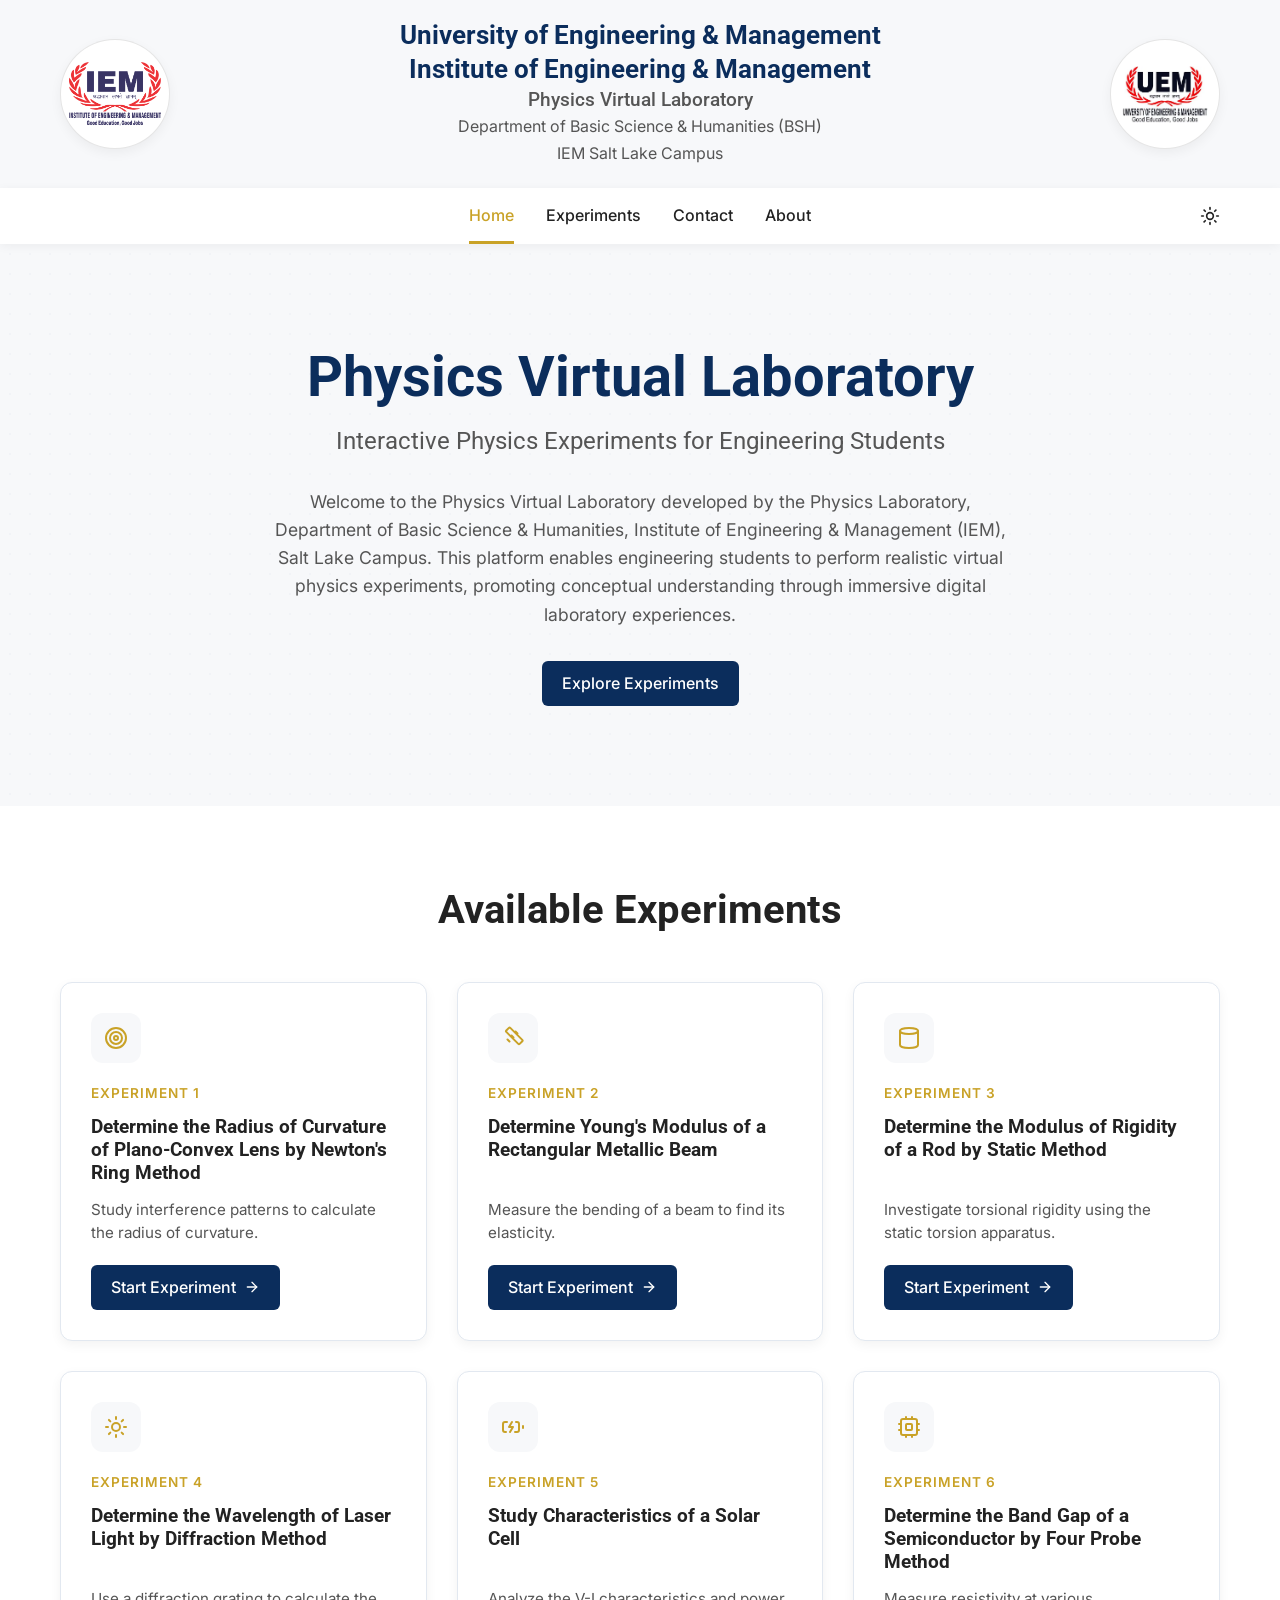
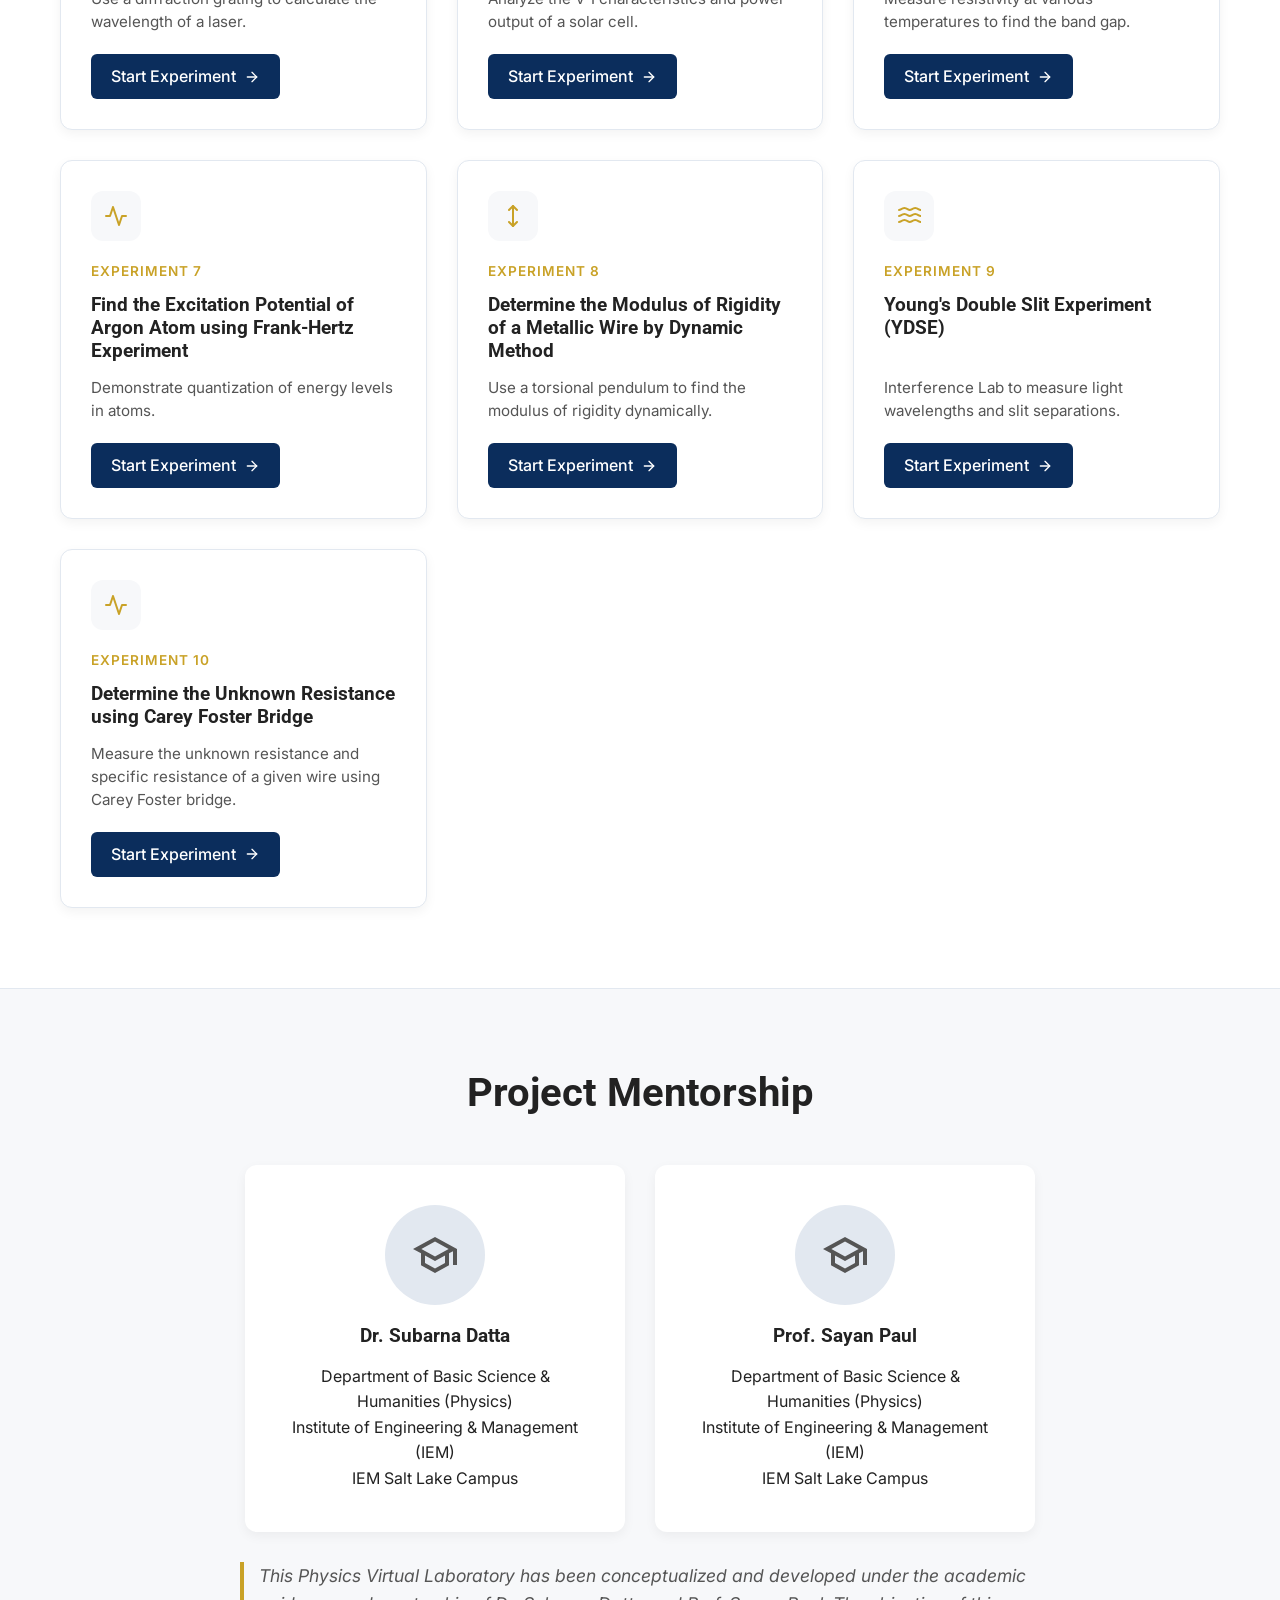
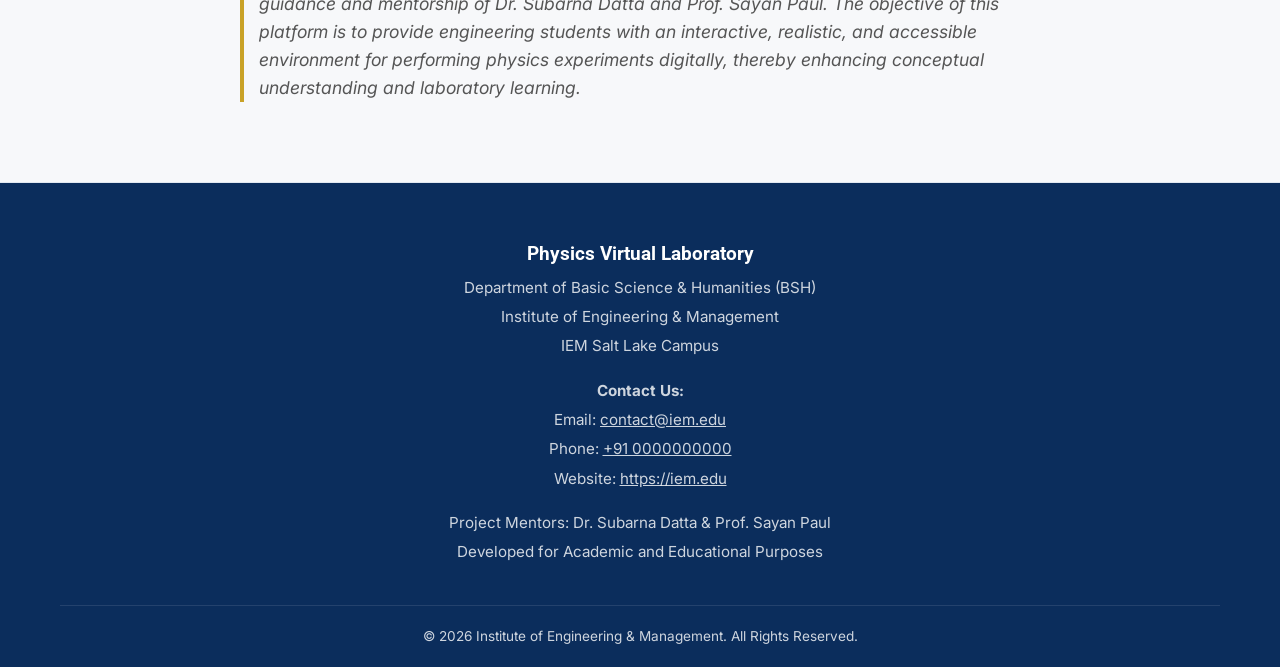
<file: index.html>
<!DOCTYPE html>
<html lang="en">

<head>
  <meta charset="UTF-8">
  <meta name="viewport" content="width=device-width, initial-scale=1.0">
  <meta name="description"
    content="Physics Virtual Laboratory - Institute of Engineering & Management (IEM), Salt Lake Campus">
  <title>Physics Virtual Laboratory | IEM</title>

  <!-- Fonts -->
  <link rel="preconnect" href="https://fonts.googleapis.com">
  <link rel="preconnect" href="https://fonts.gstatic.com" crossorigin>
  <link
    href="https://fonts.googleapis.com/css2?family=Inter:wght@400;500;600&family=Roboto:wght@400;500;700&display=swap"
    rel="stylesheet">

  <!-- CSS -->
  <link rel="stylesheet" href="css/style.css">
</head>

<body>

  <!-- Header -->
  <header class="header">
    <div class="container">
      <div class="logo-container">
        <img src="assets/logos/iem-logo.png" alt="IEM Logo">
      </div>

      <div class="university-info">
        <h1 class="data-university">University of Engineering & Management</h1>
        <h2 class="data-institute">Institute of Engineering & Management</h2>
        <h3 class="data-website-name">Physics Virtual Laboratory</h3>
        <p class="data-sub-department">Department of Basic Science & Humanities (BSH)</p>
        <p class="data-campus">IEM Salt Lake Campus</p>
      </div>

      <div class="logo-container">
        <img src="assets/logos/uem-logo.png" alt="UEM Logo">
      </div>
    </div>
  </header>

  <!-- Navigation -->
  <nav class="navbar">
    <div class="container">
      <ul class="nav-links" id="nav-links">
        <li><a href="index.html" class="nav-link active">Home</a></li>
        <li><a href="#experiments" class="nav-link">Experiments</a></li>
        <li><a href="#contact" class="nav-link">Contact</a></li>
        <li><a href="about.html" class="nav-link">About</a></li>

      </ul>

      <button class="theme-toggle" id="theme-toggle" aria-label="Toggle Dark Mode">
        <svg xmlns="http://www.w3.org/2000/svg" width="20" height="20" viewBox="0 0 24 24" fill="none"
          stroke="currentColor" stroke-width="2" stroke-linecap="round" stroke-linejoin="round"
          class="lucide lucide-sun">
          <circle cx="12" cy="12" r="4" />
          <path d="M12 2v2" />
          <path d="M12 20v2" />
          <path d="m4.93 4.93 1.41 1.41" />
          <path d="m17.66 17.66 1.41 1.41" />
          <path d="M2 12h2" />
          <path d="M20 12h2" />
          <path d="m6.34 17.66-1.41 1.41" />
          <path d="m19.07 4.93-1.41 1.41" />
        </svg>
      </button>

      <button class="hamburger" id="hamburger" aria-label="Toggle Menu">
        <svg xmlns="http://www.w3.org/2000/svg" width="24" height="24" viewBox="0 0 24 24" fill="none"
          stroke="currentColor" stroke-width="2" stroke-linecap="round" stroke-linejoin="round"
          class="lucide lucide-menu">
          <line x1="4" x2="20" y1="12" y2="12" />
          <line x1="4" x2="20" y1="6" y2="6" />
          <line x1="4" x2="20" y1="18" y2="18" />
        </svg>
      </button>
    </div>
  </nav>

  <!-- Hero Section -->
  <main>
    <section class="hero">
      <div class="container hero-content">
        <h1 class="data-website-name">Physics Virtual Laboratory</h1>
        <h2 class="data-hero-subtitle">Interactive Physics Experiments for Engineering Students</h2>
        <p class="data-hero-description">Welcome to the Physics Virtual Laboratory developed by the Physics Laboratory,
          Department of Basic Science & Humanities, Institute of Engineering & Management (IEM), Salt Lake Campus. This
          platform enables engineering students to perform realistic virtual physics experiments, promoting conceptual
          understanding through immersive digital laboratory experiences.</p>
        <a href="#experiments" class="btn">Explore Experiments</a>
      </div>
    </section>

    <!-- Available Experiments -->
    <section id="experiments" class="section">
      <div class="container">
        <h2 class="section-title">Available Experiments</h2>
        <div class="experiments-grid" id="experiments-grid">
          <!-- Cards will be dynamically injected here by JS -->
        </div>
      </div>
    </section>

    <!-- Mentorship Section -->
    <section class="section mentorship-section">
      <div class="container">
        <h2 class="section-title">Project Mentorship</h2>
        <div class="mentors-grid">
          <div class="mentor-card">
            <div class="mentor-image">
              <svg xmlns="http://www.w3.org/2000/svg" width="48" height="48" viewBox="0 0 24 24" fill="currentColor">
                <path
                  d="M12 3L1 9l4 2.18v6L12 21l7-3.82v-6l2-1.09V17h2V9L12 3zm6.82 6L12 12.72 5.18 9 12 5.28 18.82 9zM17 15.99l-5 2.73-5-2.73v-3.72L12 15l5-2.73v3.72z" />
              </svg>
            </div>
            <h3>Dr. Subarna Datta</h3>
            <p class="data-mentor-dept">Department of Basic Science &amp; Humanities (Physics)</p>
            <p class="data-mentor-inst">Institute of Engineering &amp; Management (IEM)</p>
            <p class="data-campus">Salt Lake Campus</p>
          </div>
          <div class="mentor-card">
            <div class="mentor-image">
              <svg xmlns="http://www.w3.org/2000/svg" width="48" height="48" viewBox="0 0 24 24" fill="currentColor">
                <path
                  d="M12 3L1 9l4 2.18v6L12 21l7-3.82v-6l2-1.09V17h2V9L12 3zm6.82 6L12 12.72 5.18 9 12 5.28 18.82 9zM17 15.99l-5 2.73-5-2.73v-3.72L12 15l5-2.73v3.72z" />
              </svg>
            </div>
            <h3>Prof. Sayan Paul</h3>
            <p class="data-mentor-dept">Department of Basic Science &amp; Humanities (Physics)</p>
            <p class="data-mentor-inst">Institute of Engineering &amp; Management (IEM)</p>
            <p class="data-campus">Salt Lake Campus</p>
          </div>
        </div>
        <div class="mentor-quote-container">
          <div class="mentor-quote data-mentor-quote">
            This Physics Virtual Laboratory has been conceptualized and developed under the academic guidance and
            mentorship of Dr. Subarna Datta and Prof. Sayan Paul. The objective of this platform is to provide
            engineering students with an interactive, realistic, and accessible environment for performing physics
            experiments digitally, thereby enhancing conceptual understanding and laboratory learning.
          </div>
        </div>
      </div>
    </section>
  </main>

  <!-- Footer -->
  <footer class="footer" id="contact">
    <div class="container">
      <h3 class="data-website-name">Physics Virtual Laboratory</h3>
      <p class="data-sub-department">Department of Basic Science & Humanities</p>
      <p class="data-institute">Institute of Engineering & Management</p>
      <p class="data-campus">Salt Lake Campus</p>

      <div class="contact-info" style="margin-top: 20px;">
        <p><strong>Contact Us:</strong></p>
        <p>Email: <a href="#" class="data-contact-email" style="color: inherit; text-decoration: underline;"></a></p>
        <p>Phone: <a href="#" class="data-contact-phone" style="color: inherit; text-decoration: underline;"></a></p>
        <p>Website: <a href="#" class="data-contact-website" target="_blank"
            style="color: inherit; text-decoration: underline;"></a></p>
      </div>

      <div style="margin-top: 20px;">
        <p>Project Mentors: <span class="data-mentor-name">Dr. Subarna Datta & Prof. Sayan Paul</span></p>
        <p>Developed for Academic and Educational Purposes</p>
      </div>

      <div class="footer-bottom">
        &copy; <span class="data-academic-year">2026</span> <span class="data-institute">Institute of Engineering &
          Management</span>. All Rights Reserved.
      </div>
    </div>
  </footer>

  <!-- Scripts -->
  <script type="module" src="js/script.js"></script>
</body>

</html>
</file>
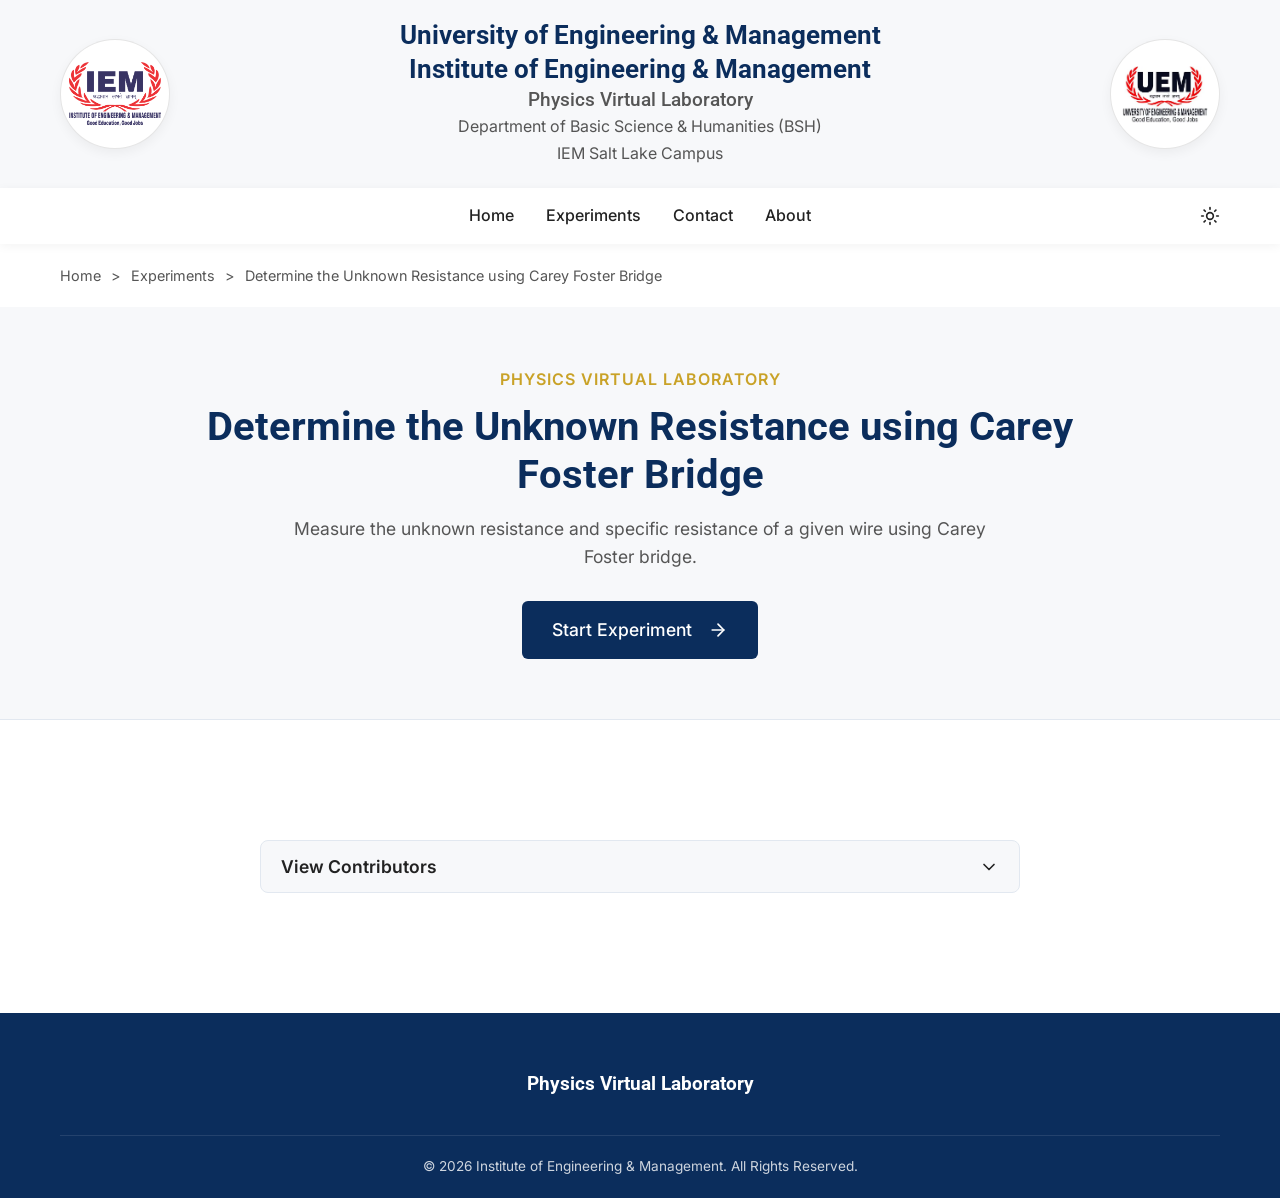
<file: experiments/carey-foster/index.html>
<!DOCTYPE html>
<html lang="en">
<head>
  <meta charset="UTF-8">
  <meta name="viewport" content="width=device-width, initial-scale=1.0">
  <meta name="description" content="Physics Virtual Laboratory Experiment">
  <title>Experiment | Physics Virtual Laboratory</title>
  
  <link rel="preconnect" href="https://fonts.googleapis.com">
  <link rel="preconnect" href="https://fonts.gstatic.com" crossorigin>
  <link href="https://fonts.googleapis.com/css2?family=Inter:wght@400;500;600&family=Roboto:wght@400;500;700&display=swap" rel="stylesheet">
  
  <!-- CSS relative to experiment folder -->
  <link rel="stylesheet" href="../../css/style.css">
</head>
<body>

  <!-- Header -->
  <header class="header">
    <div class="container">
      <div class="logo-container">
        <img src="../../assets/logos/iem-logo.png" alt="IEM Logo" onerror="this.src='data:image/svg+xml,%3Csvg xmlns=\\\'http://www.w3.org/2000/svg\\\' width=\\\'40\\\' height=\\\'40\\\' viewBox=\\\'0 0 24 24\\\' fill=\\\'none\\\' stroke=\\\'currentColor\\\' stroke-width=\\\'2\\\' stroke-linecap=\\\'round\\\' stroke-linejoin=\\\'round\\\'%3E%3Ccircle cx=\\\'12\\\' cy=\\\'12\\\' r=\\\'10\\\'/%3E%3Cpath d=\\\'M8 12h8\\\'/%3E%3C/svg%3E'">
      </div>
      
      <div class="university-info">
        <h1 class="data-university">University of Engineering & Management</h1>
        <h2 class="data-institute">Institute of Engineering & Management</h2>
        <h3 class="data-website-name">Physics Virtual Laboratory</h3>
        <p class="data-sub-department">Department of Basic Science & Humanities (BSH)</p>
        <p class="data-campus">IEM Salt Lake Campus</p>
      </div>

      <div class="logo-container">
        <img src="../../assets/logos/uem-logo.png" alt="UEM Logo" onerror="this.src='data:image/svg+xml,%3Csvg xmlns=\\\'http://www.w3.org/2000/svg\\\' width=\\\'40\\\' height=\\\'40\\\' viewBox=\\\'0 0 24 24\\\' fill=\\\'none\\\' stroke=\\\'currentColor\\\' stroke-width=\\\'2\\\' stroke-linecap=\\\'round\\\' stroke-linejoin=\\\'round\\\'%3E%3Ccircle cx=\\\'12\\\' cy=\\\'12\\\' r=\\\'10\\\'/%3E%3Cpath d=\\\'M8 12h8\\\'/%3E%3C/svg%3E'">
      </div>
    </div>
  </header>

  <!-- Navigation -->
  <nav class="navbar">
    <div class="container">
      <ul class="nav-links" id="nav-links">
        <li><a href="../../index.html" class="nav-link">Home</a></li>
        <li><a href="../../index.html#experiments" class="nav-link">Experiments</a></li>
        <li><a href="../../index.html#contact" class="nav-link">Contact</a></li>
        <li><a href="../../about.html" class="nav-link">About</a></li>
        
      </ul>
      
      <button class="theme-toggle" id="theme-toggle" aria-label="Toggle Dark Mode">
        <svg xmlns="http://www.w3.org/2000/svg" width="20" height="20" viewBox="0 0 24 24" fill="none" stroke="currentColor" stroke-width="2" stroke-linecap="round" stroke-linejoin="round" class="lucide lucide-moon"><path d="M12 3a6 6 0 0 0 9 9 9 9 0 1 1-9-9Z"/></svg>
        Dark Mode
      </button>

      <button class="hamburger" id="hamburger" aria-label="Toggle Menu">
        <svg xmlns="http://www.w3.org/2000/svg" width="24" height="24" viewBox="0 0 24 24" fill="none" stroke="currentColor" stroke-width="2" stroke-linecap="round" stroke-linejoin="round" class="lucide lucide-menu"><line x1="4" x2="20" y1="12" y2="12"/><line x1="4" x2="20" y1="6" y2="6"/><line x1="4" x2="20" y1="18" y2="18"/></svg>
      </button>
    </div>
  </nav>

  <!-- Breadcrumb -->
  <div class="container">
    <div class="breadcrumb">
      <a href="../../index.html">Home</a>
      <span>&gt;</span>
      <a href="../../index.html#experiments">Experiments</a>
      <span>&gt;</span>
      <span id="exp-breadcrumb">Loading...</span>
    </div>
  </div>

  <!-- Main Content -->
  <main>
    <section class="experiment-hero" id="experiment-hero">
      <div class="container">
        <p class="data-website-name" style="color: var(--accent-color); font-weight: 600; margin-bottom: 10px; text-transform: uppercase; letter-spacing: 1px;">Physics Virtual Laboratory</p>
        <h1 id="exp-title">Loading Experiment...</h1>
        <p id="exp-desc" style="font-size: 1.1rem; color: var(--text-secondary); max-width: 700px; margin: 0 auto 30px;"></p>
        
        <a href="experiment/index.html" class="btn" style="font-size: 1.1rem; padding: 15px 30px; text-decoration: none; display: inline-flex; align-items: center;">
          Start Experiment
          <svg xmlns="http://www.w3.org/2000/svg" width="20" height="20" viewBox="0 0 24 24" fill="none" stroke="currentColor" stroke-width="2" stroke-linecap="round" stroke-linejoin="round" style="margin-left: 8px;"><path d="M5 12h14"/><path d="m12 5 7 7-7 7"/></svg>
        </a>
      </div>
    </section>

    <!-- Contributors -->
    <section class="section">
      <div class="container contributors-section">
        <button class="contributors-toggle" id="contributors-btn">
          View Contributors
          <svg xmlns="http://www.w3.org/2000/svg" width="20" height="20" viewBox="0 0 24 24" fill="none" stroke="currentColor" stroke-width="2" stroke-linecap="round" stroke-linejoin="round" class="lucide lucide-chevron-down"><path d="m6 9 6 6 6-6"/></svg>
        </button>
        
        <div class="contributors-content" id="contributors-content">
          <div class="contributors-grid" id="contributors-grid">
            <!-- Dynamically populated -->
          </div>
        </div>
      </div>
    </section>
  </main>

  <!-- Footer -->
  <footer class="footer" id="contact">
    <div class="container">
      <h3 class="data-website-name">Physics Virtual Laboratory</h3>
      <div class="footer-bottom">
        &copy; <span class="data-academic-year">2026</span> <span class="data-institute">Institute of Engineering & Management</span>. All Rights Reserved.
      </div>
    </div>
  </footer>

  <script type="module" src="../../js/script.js"></script>
</body>
</html>
</file>
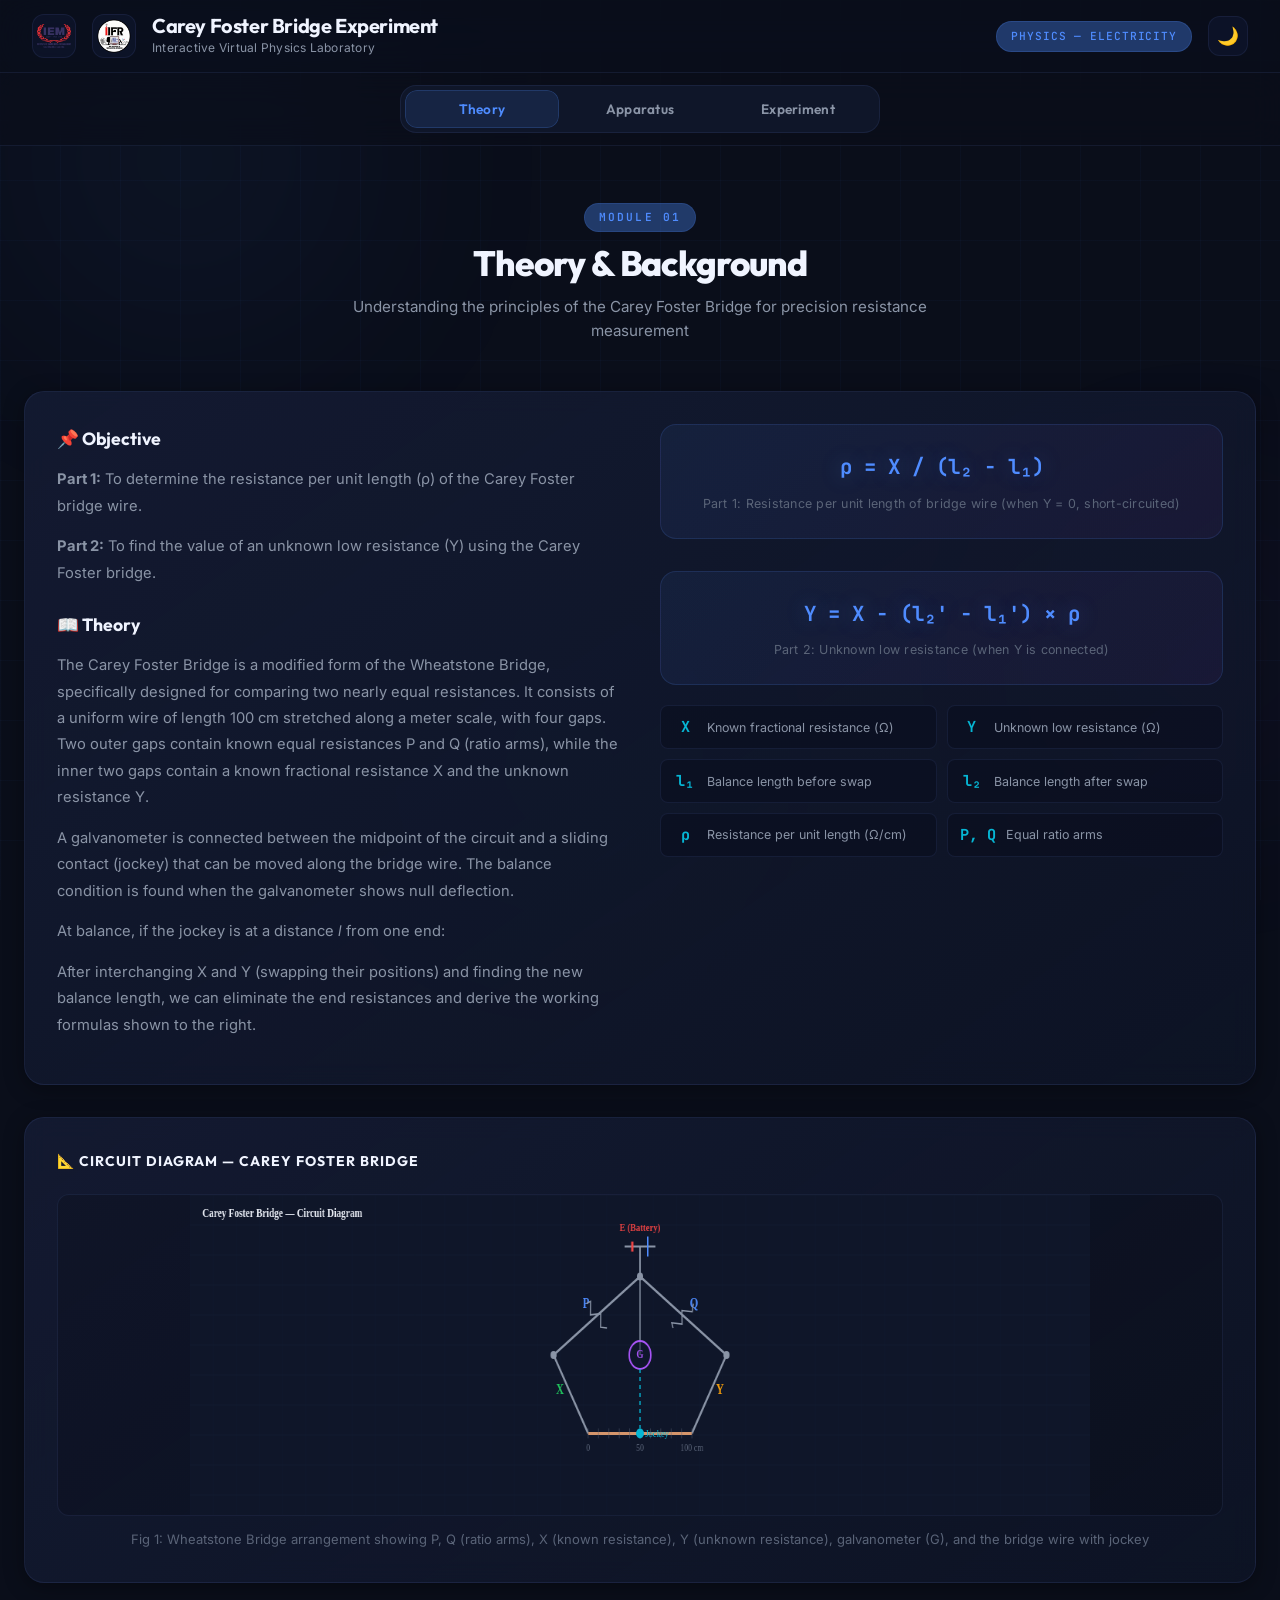
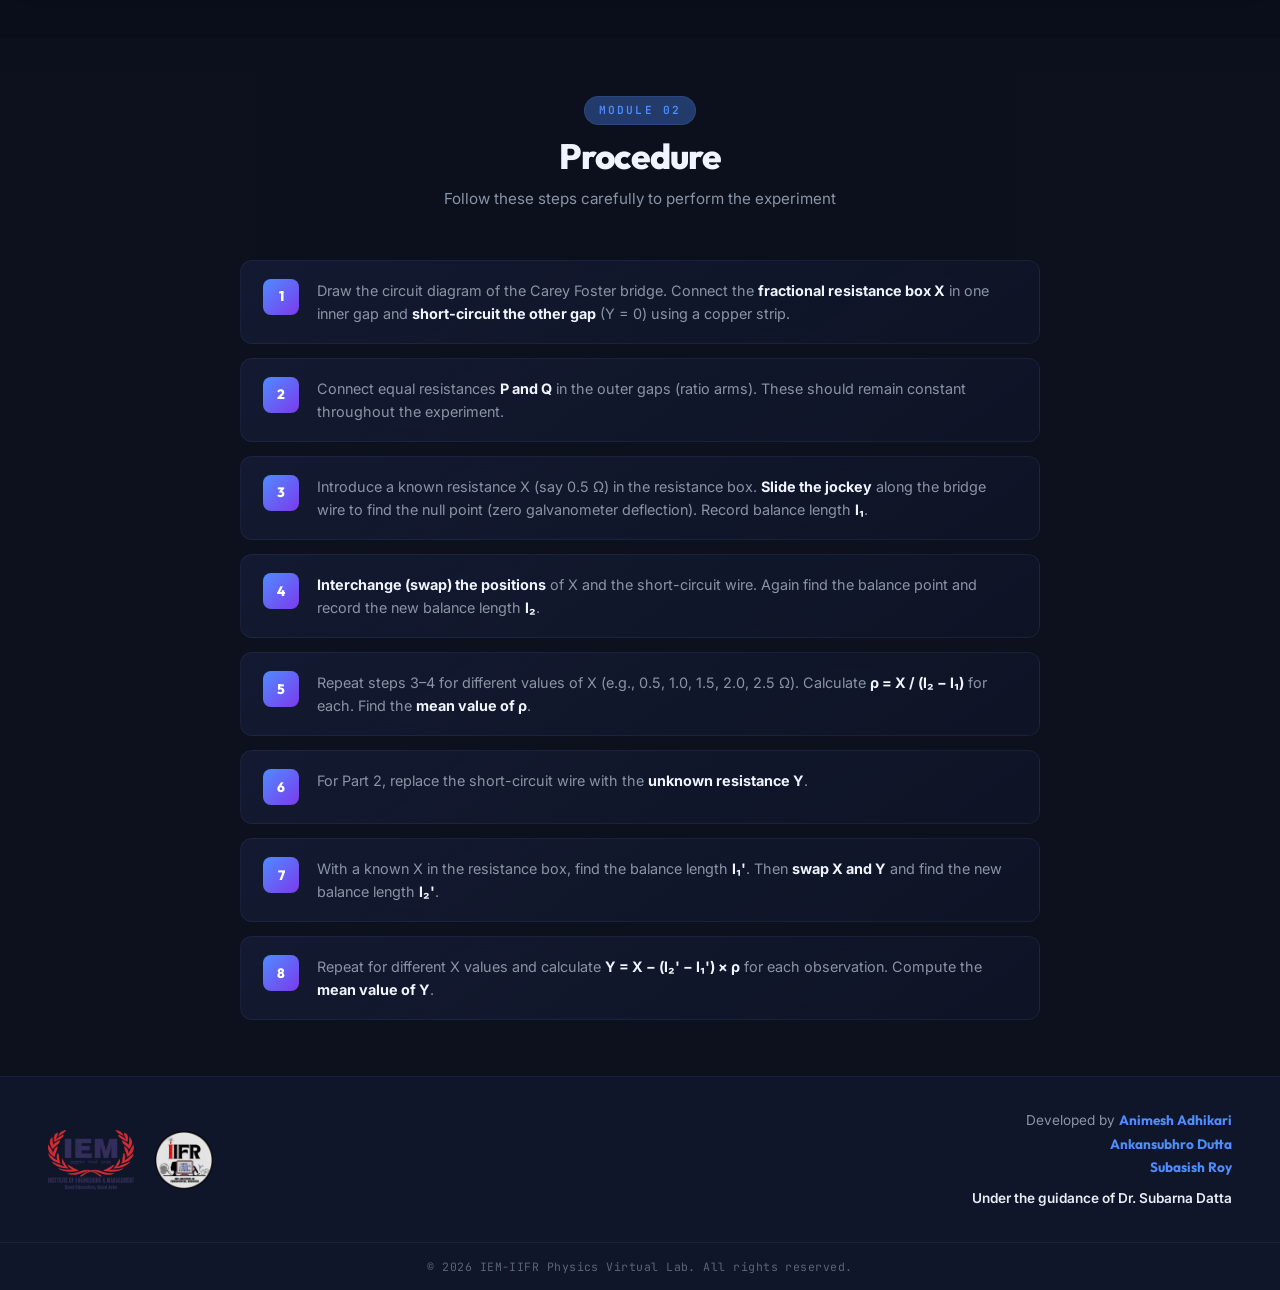
<file: experiments/carey-foster/experiment/index.html>
<!DOCTYPE html>
<html lang="en">
<head>
  <meta charset="UTF-8">
  <meta name="viewport" content="width=device-width, initial-scale=1.0, maximum-scale=5.0, user-scalable=yes">
  <meta name="description" content="Virtual Lab: Carey Foster Bridge — Determine the resistance per unit length of a bridge wire and measure unknown low resistances using the Carey Foster method. Interactive simulation with data tables and calculations.">
  <title>Carey Foster Bridge Virtual Lab — Resistance Measurement</title>
  <link rel="stylesheet" href="style.css">
  <link rel="icon" href="iifr-logo.ico" type="image/x-icon">
</head>
<body>

  <!-- Background Effects -->
  <div class="bg-grid"></div>
  <div class="bg-glow bg-glow-1"></div>
  <div class="bg-glow bg-glow-2"></div>
  <div class="bg-glow bg-glow-3"></div>

  <!-- Toast Notification Container -->
  <div class="toast-container" id="toastContainer"></div>

  <!-- Header -->
  <header class="lab-header">
    <div class="header-left">
      <img src="iem-logo.webp" alt="IEM Logo" class="header-logo">
      <img src="iifr-logo.ico" alt="IIFR Logo" class="header-logo">
      <div class="header-title-wrapper">
        <h1>Carey Foster Bridge Experiment</h1>
        <p>Interactive Virtual Physics Laboratory</p>
      </div>
    </div>
    <div class="header-right">
      <span class="header-subject">Physics — Electricity</span>
      <button class="theme-toggle" id="themeToggle" aria-label="Toggle Theme">
        <span class="theme-icon" id="themeIcon">🌙</span>
      </button>
    </div>
  </header>

  <!-- Tabbed Navbar -->
  <div class="custom-navbar-container">
    <div class="custom-navbar">
      <button class="custom-nav-item active" data-tab="theory">Theory</button>
      <button class="custom-nav-item" data-tab="apparatus">Apparatus</button>
      <button class="custom-nav-item" data-tab="experiment">Experiment</button>
    </div>
  </div>

  <!-- Main Content -->
  <main>

    <!-- ==================== THEORY PAGE ==================== -->
    <div id="page-theory" class="tab-page active-page">

      <!-- Theory Section -->
      <section class="section" id="theory">
        <div class="container">
          <div class="section-header">
            <span class="section-label">Module 01</span>
            <h2 class="section-title">Theory & Background</h2>
            <p class="section-subtitle">Understanding the principles of the Carey Foster Bridge for precision resistance measurement</p>
          </div>

          <div class="card" style="margin-bottom: 32px;">
            <div class="theory-grid">
              <div class="theory-text">
                <h3>📌 Objective</h3>
                <p>
                  <strong>Part 1:</strong> To determine the resistance per unit length (ρ) of the Carey Foster bridge wire.
                </p>
                <p>
                  <strong>Part 2:</strong> To find the value of an unknown low resistance (Y) using the Carey Foster bridge.
                </p>

                <h3 style="margin-top: 24px;">📖 Theory</h3>
                <p>
                  The Carey Foster Bridge is a modified form of the Wheatstone Bridge, specifically designed for comparing
                  two nearly equal resistances. It consists of a uniform wire of length 100 cm stretched along a meter scale,
                  with four gaps. Two outer gaps contain known equal resistances P and Q (ratio arms), while the inner two gaps
                  contain a known fractional resistance X and the unknown resistance Y.
                </p>
                <p>
                  A galvanometer is connected between the midpoint of the circuit and a sliding contact (jockey) that can
                  be moved along the bridge wire. The balance condition is found when the galvanometer shows null deflection.
                </p>
                <p>
                  At balance, if the jockey is at a distance <em>l</em> from one end:
                </p>
                <p style="margin-top: 8px;">
                  After interchanging X and Y (swapping their positions) and finding the new balance length, we can eliminate
                  the end resistances and derive the working formulas shown to the right.
                </p>
              </div>
              <div class="theory-visual">
                <div class="formula-box">
                  <div class="formula">ρ = X / (l₂ − l₁)</div>
                  <div class="formula-desc">
                    Part 1: Resistance per unit length of bridge wire (when Y = 0, short-circuited)
                  </div>
                </div>

                <div class="formula-box" style="margin-top: 12px;">
                  <div class="formula">Y = X − (l₂' − l₁') × ρ</div>
                  <div class="formula-desc">
                    Part 2: Unknown low resistance (when Y is connected)
                  </div>
                </div>

                <div class="variable-list">
                  <div class="variable-item">
                    <span class="variable-symbol">X</span>
                    <span class="variable-desc">Known fractional resistance (Ω)</span>
                  </div>
                  <div class="variable-item">
                    <span class="variable-symbol">Y</span>
                    <span class="variable-desc">Unknown low resistance (Ω)</span>
                  </div>
                  <div class="variable-item">
                    <span class="variable-symbol">l₁</span>
                    <span class="variable-desc">Balance length before swap</span>
                  </div>
                  <div class="variable-item">
                    <span class="variable-symbol">l₂</span>
                    <span class="variable-desc">Balance length after swap</span>
                  </div>
                  <div class="variable-item">
                    <span class="variable-symbol">ρ</span>
                    <span class="variable-desc">Resistance per unit length (Ω/cm)</span>
                  </div>
                  <div class="variable-item">
                    <span class="variable-symbol">P, Q</span>
                    <span class="variable-desc">Equal ratio arms</span>
                  </div>
                </div>
              </div>
            </div>
          </div>

          <!-- Diagram -->
          <div class="card">
            <h3 style="font-family: var(--font-display); font-size: 14px; color: var(--text-heading); letter-spacing: 1px; margin-bottom: 20px;">
              📐 CIRCUIT DIAGRAM — CAREY FOSTER BRIDGE
            </h3>
            <div class="diagram-wrapper">
              <canvas id="diagramCanvas"></canvas>
            </div>
            <p style="text-align: center; font-size: 13px; color: var(--text-muted); margin-top: 12px;">
              Fig 1: Wheatstone Bridge arrangement showing P, Q (ratio arms), X (known resistance), Y (unknown resistance), galvanometer (G), and the bridge wire with jockey
            </p>
          </div>
        </div>
      </section>

      <!-- Procedure Section -->
      <section class="section" id="procedure" style="background: rgba(255,255,255,0.01);">
        <div class="container">
          <div class="section-header">
            <span class="section-label">Module 02</span>
            <h2 class="section-title">Procedure</h2>
            <p class="section-subtitle">Follow these steps carefully to perform the experiment</p>
          </div>

          <div class="procedure-steps">
            <div class="procedure-step animate-in">
              <div class="step-number">1</div>
              <div class="step-text">
                Draw the circuit diagram of the Carey Foster bridge. Connect the <strong>fractional resistance box X</strong> in one inner gap and <strong>short-circuit the other gap</strong> (Y = 0) using a copper strip.
              </div>
            </div>
            <div class="procedure-step animate-in">
              <div class="step-number">2</div>
              <div class="step-text">
                Connect equal resistances <strong>P and Q</strong> in the outer gaps (ratio arms). These should remain constant throughout the experiment.
              </div>
            </div>
            <div class="procedure-step animate-in">
              <div class="step-number">3</div>
              <div class="step-text">
                Introduce a known resistance X (say 0.5 Ω) in the resistance box. <strong>Slide the jockey</strong> along the bridge wire to find the null point (zero galvanometer deflection). Record balance length <strong>l₁</strong>.
              </div>
            </div>
            <div class="procedure-step animate-in">
              <div class="step-number">4</div>
              <div class="step-text">
                <strong>Interchange (swap) the positions</strong> of X and the short-circuit wire. Again find the balance point and record the new balance length <strong>l₂</strong>.
              </div>
            </div>
            <div class="procedure-step animate-in">
              <div class="step-number">5</div>
              <div class="step-text">
                Repeat steps 3–4 for different values of X (e.g., 0.5, 1.0, 1.5, 2.0, 2.5 Ω). Calculate <strong>ρ = X / (l₂ − l₁)</strong> for each. Find the <strong>mean value of ρ</strong>.
              </div>
            </div>
            <div class="procedure-step animate-in">
              <div class="step-number">6</div>
              <div class="step-text">
                For Part 2, replace the short-circuit wire with the <strong>unknown resistance Y</strong>.
              </div>
            </div>
            <div class="procedure-step animate-in">
              <div class="step-number">7</div>
              <div class="step-text">
                With a known X in the resistance box, find the balance length <strong>l₁'</strong>. Then <strong>swap X and Y</strong> and find the new balance length <strong>l₂'</strong>.
              </div>
            </div>
            <div class="procedure-step animate-in">
              <div class="step-number">8</div>
              <div class="step-text">
                Repeat for different X values and calculate <strong>Y = X − (l₂' − l₁') × ρ</strong> for each observation. Compute the <strong>mean value of Y</strong>.
              </div>
            </div>
          </div>
        </div>
      </section>
    </div>

    <!-- ==================== APPARATUS PAGE ==================== -->
    <div id="page-apparatus" class="tab-page">
      <section class="section">
        <div class="container">
          <div class="section-header">
            <span class="section-label">Module 02</span>
            <h2 class="section-title">Apparatus Required</h2>
            <p class="section-subtitle">The electrical instruments and components used in this experiment</p>
          </div>

          <div class="apparatus-showcase">
            <!-- Card 1: Carey Foster Bridge -->
            <div class="apparatus-card">
              <div class="apparatus-card-header">
                <div class="apparatus-card-icon">🔌</div>
                <div class="apparatus-card-title">
                  <h3>Carey Foster Bridge</h3>
                  <span>Primary Instrument</span>
                </div>
              </div>
              <div class="apparatus-card-body">
                <p>A metre bridge with four gaps. A uniform resistance wire (manganin/constantan) is stretched along a 100 cm scale. Two outer gaps hold ratio arms (P, Q) and two inner gaps hold the resistances being compared (X, Y).</p>
              </div>
              <div class="apparatus-specs">
                <div class="spec-item">
                  <span class="spec-label">Wire Length</span>
                  <span class="spec-value">100 cm</span>
                </div>
                <div class="spec-item">
                  <span class="spec-label">Wire Material</span>
                  <span class="spec-value">Manganin / Constantan</span>
                </div>
              </div>
            </div>

            <!-- Card 2: Fractional Resistance Box -->
            <div class="apparatus-card">
              <div class="apparatus-card-header">
                <div class="apparatus-card-icon">🎛️</div>
                <div class="apparatus-card-title">
                  <h3>Fractional Resistance Box</h3>
                  <span>Known Resistance Source</span>
                </div>
              </div>
              <div class="apparatus-card-body">
                <p>A precision decade resistance box providing fractional ohm values (0.1 to 5 Ω in 0.1 Ω steps). It allows setting known resistance values of X for each observation.</p>
              </div>
              <div class="apparatus-specs">
                <div class="spec-item">
                  <span class="spec-label">Range</span>
                  <span class="spec-value">0.1 — 5.0 Ω</span>
                </div>
                <div class="spec-item">
                  <span class="spec-label">Least Count</span>
                  <span class="spec-value">0.1 Ω</span>
                </div>
              </div>
            </div>

            <!-- Card 3: Galvanometer -->
            <div class="apparatus-card">
              <div class="apparatus-card-header">
                <div class="apparatus-card-icon">🧭</div>
                <div class="apparatus-card-title">
                  <h3>Galvanometer</h3>
                  <span>Null Detector</span>
                </div>
              </div>
              <div class="apparatus-card-body">
                <p>A sensitive current-detecting instrument connected between the midpoint of the circuit (junction of P and Q) and the jockey on the bridge wire. It indicates the balance (null) condition by showing zero deflection.</p>
              </div>
              <div class="apparatus-specs">
                <div class="spec-item">
                  <span class="spec-label">Sensitivity</span>
                  <span class="spec-value">High (µA range)</span>
                </div>
                <div class="spec-item">
                  <span class="spec-label">Type</span>
                  <span class="spec-value">Moving Coil</span>
                </div>
              </div>
            </div>

            <!-- Card 4: Jockey -->
            <div class="apparatus-card">
              <div class="apparatus-card-header">
                <div class="apparatus-card-icon">📏</div>
                <div class="apparatus-card-title">
                  <h3>Jockey</h3>
                  <span>Sliding Contact</span>
                </div>
              </div>
              <div class="apparatus-card-body">
                <p>A sliding contact that is moved gently along the bridge wire to locate the balance point. It has a sharp knife-edge for precise contact and is connected to the galvanometer via a flexible lead wire.</p>
              </div>
              <div class="apparatus-specs">
                <div class="spec-item">
                  <span class="spec-label">Contact</span>
                  <span class="spec-value">Knife Edge</span>
                </div>
                <div class="spec-item">
                  <span class="spec-label">Precision</span>
                  <span class="spec-value">±0.1 cm</span>
                </div>
              </div>
            </div>

            <!-- Card 5: Leclanche Cell -->
            <div class="apparatus-card">
              <div class="apparatus-card-header">
                <div class="apparatus-card-icon">🔋</div>
                <div class="apparatus-card-title">
                  <h3>Battery / Cell</h3>
                  <span>EMF Source</span>
                </div>
              </div>
              <div class="apparatus-card-body">
                <p>A Leclanché cell or a battery providing a steady EMF to drive current through the Wheatstone bridge circuit. A key switch is used for connecting and disconnecting the cell.</p>
              </div>
              <div class="apparatus-specs">
                <div class="spec-item">
                  <span class="spec-label">EMF</span>
                  <span class="spec-value">1.5 V (typical)</span>
                </div>
                <div class="spec-item">
                  <span class="spec-label">Switch</span>
                  <span class="spec-value">Plug Key</span>
                </div>
              </div>
            </div>

            <!-- Card 6: Connecting Wires -->
            <div class="apparatus-card">
              <div class="apparatus-card-header">
                <div class="apparatus-card-icon">🔗</div>
                <div class="apparatus-card-title">
                  <h3>Connecting Wires & Copper Strip</h3>
                  <span>Accessories</span>
                </div>
              </div>
              <div class="apparatus-card-body">
                <p>Thick copper connecting wires for making circuit connections, and a heavy copper strip used to short-circuit one of the inner gaps (Y = 0) during Part 1 of the experiment.</p>
              </div>
              <div class="apparatus-specs">
                <div class="spec-item">
                  <span class="spec-label">Material</span>
                  <span class="spec-value">Copper (Low R)</span>
                </div>
                <div class="spec-item">
                  <span class="spec-label">Strip Resistance</span>
                  <span class="spec-value">≈ 0 Ω</span>
                </div>
              </div>
            </div>
          </div>
        </div>
      </section>
    </div>

    <!-- ==================== EXPERIMENT PAGE ==================== -->
    <div id="page-experiment" class="tab-page">

      <!-- Simulation Section -->
      <section class="section" id="simulation">
        <div class="container">
          <div class="section-header">
            <span class="section-label">Module 03</span>
            <h2 class="section-title">Interactive Simulator</h2>
            <p class="section-subtitle">Perform the experiment virtually — adjust parameters and observe the bridge in action</p>
          </div>

          <div class="simulation-container">
            <!-- Info Box -->
            <div class="info-box">
              <span class="info-icon">ℹ️</span>
              <span>Switch on the battery, set resistance X, and drag the jockey along the wire to find the null point. Click "Record Reading" to save data. Use the swap toggle to interchange X and Y positions. <strong>Part 1</strong> measures ρ (Y=0), <strong>Part 2</strong> finds unknown Y.</span>
            </div>

            <!-- Two-column experiment layout -->
            <div class="sim-grid">

              <!-- LEFT: Controls & Readings -->
              <div class="sim-sidebar">

                <!-- Part Selection -->
                <div class="sim-control-group">
                  <h4>🔬 Experiment Part</h4>
                  <div class="part-toggle-wrapper">
                    <button class="part-toggle-btn active" id="btnPart1" onclick="selectPart(1)">Part 1 — Find ρ</button>
                    <button class="part-toggle-btn" id="btnPart2" onclick="selectPart(2)">Part 2 — Find Y</button>
                  </div>
                  <p style="font-size:0.75rem; color:var(--text-muted); margin-top:10px;" id="partDescription">
                    Y is short-circuited (Y = 0). Determine resistance per unit length of the bridge wire.
                  </p>
                </div>

                <!-- Circuit Controls -->
                <div class="sim-control-group">
                  <h4>⚡ Circuit Controls</h4>
                  <div class="control-actions">
                    <button class="btn btn-primary btn-sm" id="btnBattery" onclick="toggleBattery()">
                      🔋 Turn ON Battery
                    </button>
                    <div class="status-row">
                      <div class="status-indicator status-off" id="batteryStatus">
                        <span class="status-dot"></span> Battery OFF
                      </div>
                    </div>
                  </div>

                  <!-- Swap Toggle -->
                  <div class="swap-toggle" onclick="toggleSwap()">
                    <div class="swap-toggle-track" id="swapTrack">
                      <div class="swap-toggle-thumb"></div>
                    </div>
                    <span class="swap-toggle-label" id="swapLabel">Normal: X in left gap, Y in right gap</span>
                  </div>
                </div>

                <!-- Resistance X Control -->
                <div class="sim-control-group">
                  <h4>🎛️ Resistance Box (X)</h4>
                  <div class="control-row">
                    <span class="control-label">Resistance X</span>
                    <span class="control-value" id="resistanceXDisplay">0.5 Ω</span>
                  </div>
                  <input type="range" id="resistanceXSlider" min="0.1" max="5.0" value="0.5" step="0.1" oninput="updateResistanceX(this.value)">
                  <div class="slider-labels">
                    <span>0.1 Ω</span>
                    <span>2.5 Ω</span>
                    <span>5.0 Ω</span>
                  </div>
                </div>

                <!-- Jockey Position -->
                <div class="sim-control-group">
                  <h4>📏 Jockey Position</h4>
                  <div class="control-row">
                    <span class="control-label">Position on wire</span>
                    <span class="control-value" id="jockeyPositionDisplay">50.0 cm</span>
                  </div>
                  <input type="range" id="jockeySlider" min="0" max="100" value="50" step="0.1" oninput="moveJockey(this.value)">
                  <div class="slider-labels">
                    <span>0 cm</span>
                    <span>50 cm</span>
                    <span>100 cm</span>
                  </div>
                </div>

                <!-- Galvanometer Readout -->
                <div class="galvanometer-display">
                  <div class="galvanometer-label">Galvanometer Deflection</div>
                  <div class="galvanometer-value deflected" id="galvDeflection">0.00</div>
                  <div style="font-size:0.7rem; color:var(--text-muted); margin-top:6px;">µA (zero = null point found)</div>
                </div>

                <!-- Record Button -->
                <button class="btn btn-success btn-sm record-btn" onclick="recordReading()" style="width:100%;">
                  📝 Record Reading at Null Point
                </button>

              </div>

              <!-- RIGHT: Canvases & Live Measurements -->
              <div class="sim-visuals">
                <div class="sim-canvas-wrapper">
                  <div class="canvas-label">Carey Foster Bridge — Top View</div>
                  <canvas id="simCanvas"></canvas>
                </div>

                <!-- Live Measurement Strip -->
                <div class="measurement-panel" id="measurementPanel">
                  <div class="measurement-item">
                    <div class="m-label">Jockey Position</div>
                    <div class="m-value" id="livePosition">50.0<span class="m-unit"> cm</span></div>
                  </div>
                  <div class="measurement-item">
                    <div class="m-label">Resistance X</div>
                    <div class="m-value" id="liveResX">0.5<span class="m-unit"> Ω</span></div>
                  </div>
                  <div class="measurement-item">
                    <div class="m-label">Galvanometer</div>
                    <div class="m-value" id="liveGalv">0.00<span class="m-unit"> µA</span></div>
                  </div>
                  <div class="measurement-item">
                    <div class="m-label">Balance Point</div>
                    <div class="m-value" id="liveBalance">—</div>
                  </div>
                </div>

                <div class="sim-canvas-wrapper">
                  <div class="canvas-label">Galvanometer — Needle Deflection</div>
                  <canvas id="galvCanvas"></canvas>
                </div>
              </div>

            </div>
          </div>
        </div>
      </section>

      <!-- Observation Tables Section -->
      <section class="section" id="observation" style="background: rgba(255,255,255,0.01);">
        <div class="container">
          <div class="section-header">
            <span class="section-label">Module 04</span>
            <h2 class="section-title">Observation Tables</h2>
            <p class="section-subtitle">Record and calculate your measurements from the experiment</p>
          </div>

          <!-- Table 1: Finding ρ -->
          <div class="table-container">
            <div class="table-title">📋 Table 1 — Determination of Resistance Per Unit Length (ρ) [Y = 0]</div>
            <div style="overflow-x:auto;">
              <table class="data-table" id="table1">
                <thead>
                  <tr>
                    <th>Sl.<br>No.</th>
                    <th>X<br>(Ω)</th>
                    <th>Balance Length l₁<br>(before swap) cm</th>
                    <th>Balance Length l₂<br>(after swap) cm</th>
                    <th>(l₂ − l₁)<br>cm</th>
                    <th>ρ = X/(l₂ − l₁)<br>(Ω/cm)</th>
                  </tr>
                </thead>
                <tbody id="table1Body">
                  <tr>
                    <td class="order-label">1</td>
                    <td><input type="number" step="0.01" id="t1_1_x" placeholder="—"></td>
                    <td><input type="number" step="0.01" id="t1_1_l1" placeholder="—"></td>
                    <td><input type="number" step="0.01" id="t1_1_l2" placeholder="—"></td>
                    <td class="computed" id="t1_1_diff">—</td>
                    <td class="computed" id="t1_1_rho">—</td>
                  </tr>
                  <tr>
                    <td class="order-label">2</td>
                    <td><input type="number" step="0.01" id="t1_2_x" placeholder="—"></td>
                    <td><input type="number" step="0.01" id="t1_2_l1" placeholder="—"></td>
                    <td><input type="number" step="0.01" id="t1_2_l2" placeholder="—"></td>
                    <td class="computed" id="t1_2_diff">—</td>
                    <td class="computed" id="t1_2_rho">—</td>
                  </tr>
                  <tr>
                    <td class="order-label">3</td>
                    <td><input type="number" step="0.01" id="t1_3_x" placeholder="—"></td>
                    <td><input type="number" step="0.01" id="t1_3_l1" placeholder="—"></td>
                    <td><input type="number" step="0.01" id="t1_3_l2" placeholder="—"></td>
                    <td class="computed" id="t1_3_diff">—</td>
                    <td class="computed" id="t1_3_rho">—</td>
                  </tr>
                  <tr>
                    <td class="order-label">4</td>
                    <td><input type="number" step="0.01" id="t1_4_x" placeholder="—"></td>
                    <td><input type="number" step="0.01" id="t1_4_l1" placeholder="—"></td>
                    <td><input type="number" step="0.01" id="t1_4_l2" placeholder="—"></td>
                    <td class="computed" id="t1_4_diff">—</td>
                    <td class="computed" id="t1_4_rho">—</td>
                  </tr>
                  <tr>
                    <td class="order-label">5</td>
                    <td><input type="number" step="0.01" id="t1_5_x" placeholder="—"></td>
                    <td><input type="number" step="0.01" id="t1_5_l1" placeholder="—"></td>
                    <td><input type="number" step="0.01" id="t1_5_l2" placeholder="—"></td>
                    <td class="computed" id="t1_5_diff">—</td>
                    <td class="computed" id="t1_5_rho">—</td>
                  </tr>
                </tbody>
              </table>
            </div>
          </div>

          <div style="display: flex; gap: 12px; justify-content: center; margin-bottom: 40px; flex-wrap: wrap;">
            <button class="btn btn-primary btn-sm" onclick="calculateRho()">
              🧮 Calculate ρ
            </button>
            <button class="btn btn-secondary btn-sm" onclick="clearTable('table1')">
              🗑️ Clear Table 1
            </button>
          </div>

          <!-- Mean ρ Result -->
          <div class="results-grid" style="margin-bottom:40px;">
            <div class="result-card highlight" style="grid-column: 1 / -1; max-width: 400px; margin: 0 auto;">
              <div class="result-label">Mean ρ (Resistance per unit length)</div>
              <div class="result-value" id="res_mean_rho">—</div>
              <div class="result-unit">Ω / cm</div>
            </div>
          </div>

          <!-- Table 2: Finding Y -->
          <div class="table-container">
            <div class="table-title">📋 Table 2 — Determination of Unknown Resistance Y (using mean ρ)</div>
            <div style="overflow-x:auto;">
              <table class="data-table" id="table2">
                <thead>
                  <tr>
                    <th>Sl.<br>No.</th>
                    <th>X<br>(Ω)</th>
                    <th>Balance Length l₁'<br>(before swap) cm</th>
                    <th>Balance Length l₂'<br>(after swap) cm</th>
                    <th>(l₂' − l₁')<br>cm</th>
                    <th>Y = X − (l₂'−l₁')ρ<br>(Ω)</th>
                  </tr>
                </thead>
                <tbody id="table2Body">
                  <tr>
                    <td class="order-label">1</td>
                    <td><input type="number" step="0.01" id="t2_1_x" placeholder="—"></td>
                    <td><input type="number" step="0.01" id="t2_1_l1" placeholder="—"></td>
                    <td><input type="number" step="0.01" id="t2_1_l2" placeholder="—"></td>
                    <td class="computed" id="t2_1_diff">—</td>
                    <td class="computed" id="t2_1_y">—</td>
                  </tr>
                  <tr>
                    <td class="order-label">2</td>
                    <td><input type="number" step="0.01" id="t2_2_x" placeholder="—"></td>
                    <td><input type="number" step="0.01" id="t2_2_l1" placeholder="—"></td>
                    <td><input type="number" step="0.01" id="t2_2_l2" placeholder="—"></td>
                    <td class="computed" id="t2_2_diff">—</td>
                    <td class="computed" id="t2_2_y">—</td>
                  </tr>
                  <tr>
                    <td class="order-label">3</td>
                    <td><input type="number" step="0.01" id="t2_3_x" placeholder="—"></td>
                    <td><input type="number" step="0.01" id="t2_3_l1" placeholder="—"></td>
                    <td><input type="number" step="0.01" id="t2_3_l2" placeholder="—"></td>
                    <td class="computed" id="t2_3_diff">—</td>
                    <td class="computed" id="t2_3_y">—</td>
                  </tr>
                  <tr>
                    <td class="order-label">4</td>
                    <td><input type="number" step="0.01" id="t2_4_x" placeholder="—"></td>
                    <td><input type="number" step="0.01" id="t2_4_l1" placeholder="—"></td>
                    <td><input type="number" step="0.01" id="t2_4_l2" placeholder="—"></td>
                    <td class="computed" id="t2_4_diff">—</td>
                    <td class="computed" id="t2_4_y">—</td>
                  </tr>
                  <tr>
                    <td class="order-label">5</td>
                    <td><input type="number" step="0.01" id="t2_5_x" placeholder="—"></td>
                    <td><input type="number" step="0.01" id="t2_5_l1" placeholder="—"></td>
                    <td><input type="number" step="0.01" id="t2_5_l2" placeholder="—"></td>
                    <td class="computed" id="t2_5_diff">—</td>
                    <td class="computed" id="t2_5_y">—</td>
                  </tr>
                </tbody>
              </table>
            </div>
          </div>

          <div style="display: flex; gap: 12px; justify-content: center; flex-wrap: wrap;">
            <button class="btn btn-primary btn-sm" onclick="calculateY()">
              🧮 Calculate Y
            </button>
            <button class="btn btn-secondary btn-sm" onclick="clearTable('table2')">
              🗑️ Clear Table 2
            </button>
          </div>
        </div>
      </section>

      <!-- Results Section -->
      <section class="section" id="results">
        <div class="container">
          <div class="section-header">
            <span class="section-label">Module 05</span>
            <h2 class="section-title">Results & Analysis</h2>
            <p class="section-subtitle">Final computed values and error analysis</p>
          </div>

          <div class="results-grid">
            <div class="result-card">
              <div class="result-label">Mean ρ</div>
              <div class="result-value" id="final_rho">—</div>
              <div class="result-unit">Ω / cm</div>
            </div>
            <div class="result-card highlight">
              <div class="result-label">Mean Y (Unknown Resistance)</div>
              <div class="result-value" id="final_Y">—</div>
              <div class="result-unit">Ohms (Ω)</div>
            </div>
            <div class="result-card">
              <div class="result-label">Actual Y (Reference)</div>
              <div class="result-value" id="final_Y_actual">—</div>
              <div class="result-unit">Ohms (Ω)</div>
            </div>
            <div class="result-card">
              <div class="result-label">% Error</div>
              <div class="result-value" id="final_error">—</div>
              <div class="result-unit">percent</div>
            </div>
          </div>

          <!-- Precautions -->
          <div class="error-analysis" style="margin-top:28px;">
            <h3>⚠️ Precautions</h3>
            <div class="procedure-steps" style="margin-top:16px;">
              <div class="procedure-step">
                <div class="step-number">!</div>
                <div class="step-text">All connections should be <strong>clean and tight</strong>. Loose contacts introduce parasitic resistance.</div>
              </div>
              <div class="procedure-step">
                <div class="step-number">!</div>
                <div class="step-text">The jockey should be <strong>pressed gently</strong> on the wire — do not scrape or drag it harshly, as this can damage the wire and change its cross-section.</div>
              </div>
              <div class="procedure-step">
                <div class="step-number">!</div>
                <div class="step-text">The <strong>battery key should be closed only while taking readings</strong> to avoid heating of the bridge wire.</div>
              </div>
              <div class="procedure-step">
                <div class="step-number">!</div>
                <div class="step-text">The balance point should ideally lie between <strong>30 cm and 70 cm</strong> for maximum sensitivity.</div>
              </div>
              <div class="procedure-step">
                <div class="step-number">!</div>
                <div class="step-text">The ratio arms P and Q should be <strong>equal and constant</strong> throughout the experiment.</div>
              </div>
            </div>
          </div>

        </div>
      </section>

      <!-- Quiz Section -->
      <section class="section" id="quiz" style="background: rgba(255,255,255,0.01);">
        <div class="container">
          <div class="section-header">
            <span class="section-label">Module 06</span>
            <h2 class="section-title">Self Evaluation</h2>
            <p class="section-subtitle">Test your understanding with these viva voce questions</p>
          </div>

          <div class="quiz-container">
            <!-- Q1 -->
            <div class="quiz-item" id="q1">
              <div class="quiz-question">
                <span class="quiz-number">Q1.</span>
                <span>What is the Carey Foster Bridge a modification of?</span>
              </div>
              <div class="quiz-options">
                <label class="quiz-option" onclick="selectOption('q1', 0)">
                  <span class="quiz-radio"></span> Kelvin Double Bridge
                </label>
                <label class="quiz-option" onclick="selectOption('q1', 1)">
                  <span class="quiz-radio"></span> Wheatstone Bridge
                </label>
                <label class="quiz-option" onclick="selectOption('q1', 2)">
                  <span class="quiz-radio"></span> Maxwell Bridge
                </label>
                <label class="quiz-option" onclick="selectOption('q1', 3)">
                  <span class="quiz-radio"></span> Wien Bridge
                </label>
              </div>
            </div>

            <!-- Q2 -->
            <div class="quiz-item" id="q2">
              <div class="quiz-question">
                <span class="quiz-number">Q2.</span>
                <span>Why are the positions of X and Y interchanged during the experiment?</span>
              </div>
              <div class="quiz-options">
                <label class="quiz-option" onclick="selectOption('q2', 0)">
                  <span class="quiz-radio"></span> To increase measurement speed
                </label>
                <label class="quiz-option" onclick="selectOption('q2', 1)">
                  <span class="quiz-radio"></span> To eliminate end resistances of the bridge wire
                </label>
                <label class="quiz-option" onclick="selectOption('q2', 2)">
                  <span class="quiz-radio"></span> To check the galvanometer sensitivity
                </label>
                <label class="quiz-option" onclick="selectOption('q2', 3)">
                  <span class="quiz-radio"></span> To verify Ohm's law
                </label>
              </div>
            </div>

            <!-- Q3 -->
            <div class="quiz-item" id="q3">
              <div class="quiz-question">
                <span class="quiz-number">Q3.</span>
                <span>What material is the bridge wire typically made of?</span>
              </div>
              <div class="quiz-options">
                <label class="quiz-option" onclick="selectOption('q3', 0)">
                  <span class="quiz-radio"></span> Copper
                </label>
                <label class="quiz-option" onclick="selectOption('q3', 1)">
                  <span class="quiz-radio"></span> Silver
                </label>
                <label class="quiz-option" onclick="selectOption('q3', 2)">
                  <span class="quiz-radio"></span> Manganin or Constantan
                </label>
                <label class="quiz-option" onclick="selectOption('q3', 3)">
                  <span class="quiz-radio"></span> Aluminium
                </label>
              </div>
            </div>

            <!-- Q4 -->
            <div class="quiz-item" id="q4">
              <div class="quiz-question">
                <span class="quiz-number">Q4.</span>
                <span>What does "null deflection" in the galvanometer indicate?</span>
              </div>
              <div class="quiz-options">
                <label class="quiz-option" onclick="selectOption('q4', 0)">
                  <span class="quiz-radio"></span> Maximum current flows through it
                </label>
                <label class="quiz-option" onclick="selectOption('q4', 1)">
                  <span class="quiz-radio"></span> The bridge is unbalanced
                </label>
                <label class="quiz-option" onclick="selectOption('q4', 2)">
                  <span class="quiz-radio"></span> No current flows through the galvanometer — the bridge is balanced
                </label>
                <label class="quiz-option" onclick="selectOption('q4', 3)">
                  <span class="quiz-radio"></span> The battery is disconnected
                </label>
              </div>
            </div>

            <!-- Q5 -->
            <div class="quiz-item" id="q5">
              <div class="quiz-question">
                <span class="quiz-number">Q5.</span>
                <span>Why should the balance point lie between 30 cm and 70 cm?</span>
              </div>
              <div class="quiz-options">
                <label class="quiz-option" onclick="selectOption('q5', 0)">
                  <span class="quiz-radio"></span> To minimize heating of the wire
                </label>
                <label class="quiz-option" onclick="selectOption('q5', 1)">
                  <span class="quiz-radio"></span> For maximum sensitivity of the bridge
                </label>
                <label class="quiz-option" onclick="selectOption('q5', 2)">
                  <span class="quiz-radio"></span> To reduce end corrections
                </label>
                <label class="quiz-option" onclick="selectOption('q5', 3)">
                  <span class="quiz-radio"></span> It doesn't matter where the balance point is
                </label>
              </div>
            </div>
          </div>
        </div>
      </section>

    </div>

  </main>

  <!-- Footer -->
  <footer class="lab-footer">
    <div class="footer-content">
      <div class="footer-logos">
        <img src="iem-logo.webp" alt="IEM Logo" class="footer-logo">
        <img src="iifr-logo.ico" alt="IIFR Logo" class="footer-logo">
      </div>
      <div class="footer-credits">
        <p class="footer-developed">Developed by <span class="footer-name">Animesh Adhikari</span></p>
        <p class="footer-developed"><span class="footer-name">Ankansubhro Dutta</span></p>
        <p class="footer-developed"><span class="footer-name">Subasish Roy</span></p>
        <p class="footer-guidance">Under the guidance of Dr. Subarna Datta</p>
      </div>
    </div>
    <div class="footer-bottom">
      <p>© 2026 IEM-IIFR Physics Virtual Lab. All rights reserved.</p>
    </div>
  </footer>

  <script src="script.js"></script>
</body>
</html>
</file>
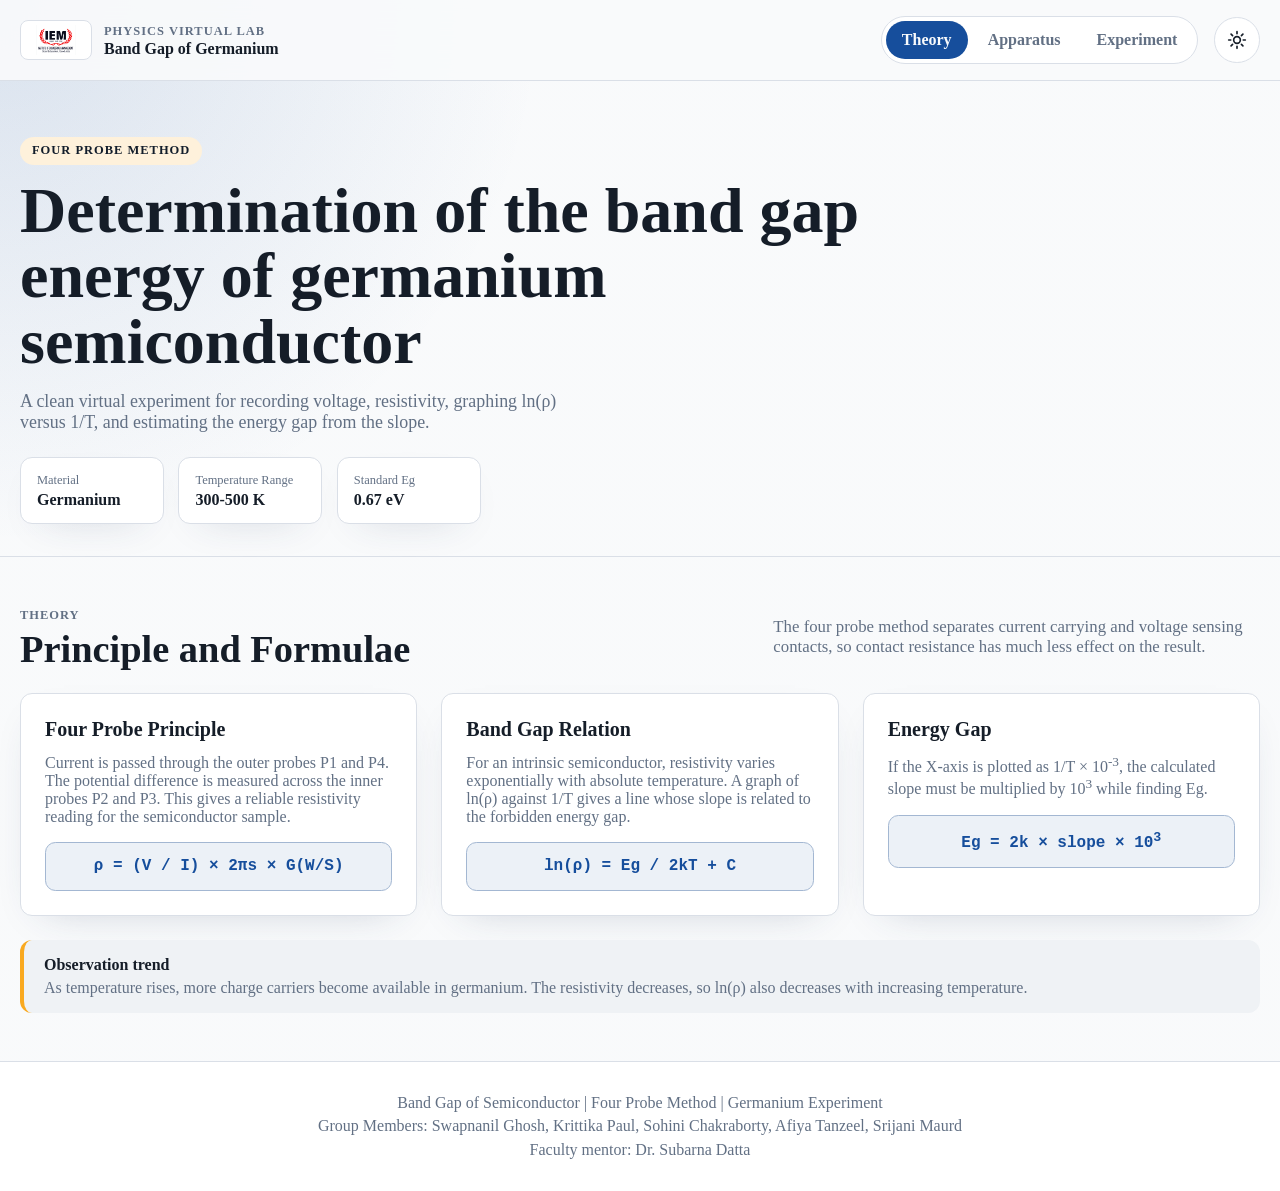
<file: experiments/four-probe/experiment/index.html>
<!DOCTYPE html>
<html lang="en">
<head>
  <meta charset="UTF-8">
  <meta name="viewport" content="width=device-width, initial-scale=1.0">
  <title>Band Gap of Germanium | Four Probe Method</title>
  <style>
:root {
  --font-sans: Inter, "Segoe UI", Roboto, Helvetica, Arial, sans-serif;
  --font-mono: SFMono-Regular, Menlo, Monaco, Consolas, "Liberation Mono", monospace;

  --background: hsl(210 25% 98%);
  --foreground: hsl(215 30% 12%);
  --surface: hsl(0 0% 100%);
  --surface-strong: hsl(215 30% 12%);
  --surface-muted: hsl(210 25% 95%);
  --muted-foreground: hsl(215 15% 45%);
  --border: hsl(215 20% 88%);
  --input: hsl(215 20% 92%);
  --ring: hsl(215 75% 35%);
  --primary: hsl(215 75% 35%);
  --primary-foreground: hsl(210 40% 98%);
  --secondary: hsl(210 30% 94%);
  --secondary-foreground: hsl(215 30% 18%);
  --accent: hsl(38 95% 55%);
  --accent-foreground: hsl(215 40% 12%);
  --destructive: hsl(356 76% 52%);
  --destructive-foreground: hsl(0 0% 100%);
  --success: hsl(155 65% 35%);
  --voltage: hsl(160 70% 38%);
  --radius: 0.75rem;
  --shadow-soft: 0 14px 40px -24px rgba(39, 57, 93, 0.28);
  --shadow-medium: 0 24px 50px -28px rgba(39, 57, 93, 0.3);
  --content-max-width: 1240px;
}

.theme-dark {
  --background: hsl(215 35% 8%);
  --foreground: hsl(210 30% 95%);
  --surface: hsl(215 30% 12%);
  --surface-strong: hsl(210 30% 95%);
  --surface-muted: hsl(215 25% 16%);
  --muted-foreground: hsl(215 15% 67%);
  --border: hsl(215 25% 22%);
  --input: hsl(215 25% 18%);
  --ring: hsl(200 90% 60%);
  --primary: hsl(200 90% 60%);
  --primary-foreground: hsl(215 40% 10%);
  --secondary: hsl(215 25% 18%);
  --secondary-foreground: hsl(210 30% 95%);
  --accent: hsl(38 95% 60%);
  --accent-foreground: hsl(215 40% 10%);
  --destructive: hsl(356 80% 62%);
  --success: hsl(155 70% 50%);
  --voltage: hsl(160 80% 55%);
}

* {
  box-sizing: border-box;
}

html {
  scroll-behavior: smooth;
}

body {
  margin: 0;
  min-height: 100vh;
  font-family: var(--font-sans);
  background:
    radial-gradient(circle at top left, color-mix(in srgb, var(--primary) 14%, transparent), transparent 34rem),
    linear-gradient(180deg, var(--background), var(--background));
  color: var(--foreground);
  line-height: 1.5;
  text-rendering: optimizeLegibility;
  -webkit-font-smoothing: antialiased;
}

body,
button,
input {
  font: inherit;
}

button {
  cursor: pointer;
}

img,
svg {
  display: block;
  max-width: 100%;
}

a {
  color: inherit;
  text-decoration: none;
}

a:hover,
a:focus-visible {
  text-decoration: none;
}

p {
  margin: 0;
}

strong {
  color: var(--foreground);
}

.container {
  width: min(100%, calc(100vw - 2rem));
  max-width: var(--content-max-width);
  margin: 0 auto;
}

.site-header {
  position: sticky;
  top: 0;
  z-index: 20;
  border-bottom: 1px solid var(--border);
  background: color-mix(in srgb, var(--background) 92%, transparent);
  backdrop-filter: blur(18px);
}

.header-grid {
  display: grid;
  grid-template-columns: minmax(12rem, 1fr) auto auto;
  gap: 1rem;
  align-items: center;
  min-height: 5rem;
}

.brand {
  display: inline-flex;
  align-items: center;
  gap: 0.75rem;
  min-width: 0;
}

.brand img {
  width: 4.5rem;
  height: 2.5rem;
  object-fit: contain;
  background: white;
  border: 1px solid var(--border);
  border-radius: 0.5rem;
  padding: 0.25rem;
}

.brand strong {
  display: block;
  font-size: 1rem;
  line-height: 1.2;
}

.eyebrow,
.section-kicker,
.badge,
.tag,
.metric-label {
  color: var(--muted-foreground);
  font-size: 0.78rem;
  font-weight: 800;
  letter-spacing: 0.08em;
  text-transform: uppercase;
}

.site-nav {
  display: inline-flex;
  align-items: center;
  gap: 0.25rem;
  padding: 0.25rem;
  border: 1px solid var(--border);
  border-radius: 999px;
  background: var(--surface);
  box-shadow: var(--shadow-soft);
}

.nav-link {
  display: inline-flex;
  align-items: center;
  justify-content: center;
  min-height: 2.35rem;
  padding: 0 1rem;
  border-radius: 999px;
  color: var(--muted-foreground);
  font-weight: 700;
}

.nav-link.active {
  background: var(--primary);
  color: var(--primary-foreground);
}

.theme-toggle {
  display: inline-flex;
  align-items: center;
  justify-content: center;
  width: 2.85rem;
  height: 2.85rem;
  border: 1px solid var(--border);
  border-radius: 50%;
  padding: 0;
  background: var(--surface);
  color: var(--foreground);
  box-shadow: var(--shadow-soft);
}

.theme-icon {
  width: 1.25rem;
  height: 1.25rem;
  fill: none;
  stroke: currentColor;
  stroke-linecap: round;
  stroke-linejoin: round;
  stroke-width: 2;
}

.sun-icon {
  display: block;
}

.moon-icon,
.theme-dark .sun-icon {
  display: none;
}

.theme-dark .moon-icon {
  display: block;
}

.section {
  padding: 3.5rem 0 2rem;
}

.hero-grid {
  display: grid;
  grid-template-columns: minmax(0, 1fr);
  gap: 1.5rem;
  align-items: start;
  min-width: 0;
}

.hero-grid > *,
.grid > *,
.section-stack > *,
.panel,
.card {
  min-width: 0;
}

.hero-copy h1 {
  max-width: 980px;
  margin: 0.8rem 0 1rem;
  font-size: clamp(2.3rem, 5vw, 4.8rem);
  line-height: 1.03;
  letter-spacing: 0;
}

.hero-copy p {
  max-width: 65ch;
  color: var(--muted-foreground);
  font-size: 1.12rem;
}

.badge,
.tag {
  display: inline-flex;
  align-items: center;
  width: fit-content;
  border-radius: 999px;
  padding: 0.4rem 0.75rem;
  background: color-mix(in srgb, var(--accent) 16%, var(--surface));
  color: var(--accent-foreground);
}

.metadata {
  display: flex;
  flex-wrap: wrap;
  gap: 0.9rem;
  margin-top: 1.5rem;
}

.metadata-item {
  min-width: 9rem;
  padding: 0.9rem 1rem;
  border: 1px solid var(--border);
  border-radius: var(--radius);
  background: var(--surface);
  box-shadow: var(--shadow-soft);
}

.metadata-item label {
  display: block;
  color: var(--muted-foreground);
  font-size: 0.78rem;
}

.metadata-item span {
  display: block;
  margin-top: 0.2rem;
  font-weight: 800;
}

.page-section {
  display: none;
  padding: 3rem 0;
  border-top: 1px solid var(--border);
}

.page-section.active {
  display: block;
}

.section-stack {
  display: grid;
  gap: 1.5rem;
}

.section-header,
.panel-header {
  display: flex;
  flex-wrap: wrap;
  gap: 1rem;
  align-items: center;
  justify-content: space-between;
}

.section-title {
  margin: 0.35rem 0 0;
  font-size: clamp(2rem, 3vw, 3rem);
  line-height: 1.05;
  letter-spacing: 0;
}

.section-description {
  max-width: 58ch;
  color: var(--muted-foreground);
  font-size: 1.05rem;
}

.grid {
  display: grid;
  gap: 1.5rem;
}

.grid-2 {
  grid-template-columns: repeat(2, minmax(0, 1fr));
}

.grid-3 {
  grid-template-columns: repeat(3, minmax(0, 1fr));
}

.card,
.panel,
.metric-card {
  background: var(--surface);
  color: var(--foreground);
  border: 1px solid var(--border);
  border-radius: var(--radius);
  box-shadow: var(--shadow-soft);
}

.card,
.panel {
  padding: 1.5rem;
}

.card h3,
.panel h3 {
  margin: 0 0 0.8rem;
  font-size: 1.25rem;
}

.card p,
.panel p,
.apparatus-list,
.procedure-list {
  color: var(--muted-foreground);
}

.formula {
  margin-top: 1rem;
  border-radius: 0.65rem;
  border: 1px solid color-mix(in srgb, var(--primary) 28%, var(--border));
  background: color-mix(in srgb, var(--primary) 8%, var(--surface));
  color: var(--primary);
  padding: 0.9rem;
  font-family: var(--font-mono);
  font-weight: 800;
  text-align: center;
}

.note-panel {
  border-left: 4px solid var(--accent);
  border-radius: var(--radius);
  background: var(--surface-muted);
  padding: 1rem 1.25rem;
}

.note-panel p {
  margin-top: 0.3rem;
  color: var(--muted-foreground);
}

.apparatus-visual {
  overflow: hidden;
}

#probeDiagram {
  width: 100%;
  height: auto;
  min-height: 18rem;
}

.diagram-bg {
  fill: var(--surface-muted);
}

.heater {
  fill: color-mix(in srgb, var(--primary) 12%, var(--surface));
  stroke: color-mix(in srgb, var(--primary) 44%, var(--border));
  stroke-width: 2;
}

.sample {
  fill: color-mix(in srgb, var(--primary) 18%, var(--surface));
  stroke: var(--primary);
  stroke-width: 2;
}

.diagram-label {
  font: 700 13px var(--font-mono);
  fill: var(--muted-foreground);
}

.sample-label,
.probe-voltage,
.voltage-text,
.temp-text {
  fill: var(--voltage);
}

.heater-label,
.muted {
  fill: var(--muted-foreground);
}

.current-wire,
.current-box {
  stroke: var(--destructive);
}

.voltage-wire,
.voltage-box {
  stroke: var(--voltage);
}

.current-wire,
.voltage-wire,
.spacing-line {
  stroke-width: 2.5;
  fill: none;
}

.dash {
  stroke-dasharray: 6 6;
}

.current-box {
  fill: color-mix(in srgb, var(--destructive) 10%, var(--surface));
  stroke-width: 2;
}

.voltage-box {
  fill: color-mix(in srgb, var(--voltage) 10%, var(--surface));
  stroke-width: 2;
}

.current-node {
  fill: var(--destructive);
}

.voltage-node {
  fill: var(--voltage);
}

.probe-current,
.current-text {
  fill: var(--destructive);
  font: 800 13px var(--font-mono);
}

.probe-voltage {
  font: 800 13px var(--font-mono);
}

.spacing-line {
  stroke: var(--primary);
}

.thermo {
  fill: none;
  stroke: var(--accent);
  stroke-width: 2;
}

.mercury {
  fill: var(--accent);
}

.apparatus-list,
.procedure-list {
  margin: 0;
  padding-left: 1.25rem;
}

.apparatus-list li,
.procedure-list li {
  margin-bottom: 0.65rem;
}

.status-bar {
  display: flex;
  align-items: center;
  gap: 0.75rem;
  border: 1px solid var(--border);
  border-radius: var(--radius);
  background: var(--surface-muted);
  padding: 0.9rem 1rem;
  color: var(--muted-foreground);
  font-weight: 700;
}

.status-dot {
  width: 0.75rem;
  height: 0.75rem;
  border-radius: 50%;
  background: var(--success);
  box-shadow: 0 0 0 0.3rem color-mix(in srgb, var(--success) 16%, transparent);
  flex: 0 0 auto;
}

.experiment-controls {
  display: grid;
  grid-template-columns: repeat(2, minmax(0, 1fr));
  gap: 1rem;
}

.range-field {
  display: grid;
  gap: 0.55rem;
  border: 1px solid var(--border);
  border-radius: var(--radius);
  background: var(--surface-muted);
  padding: 1rem;
}

.range-field span:first-child {
  color: var(--muted-foreground);
  font-size: 0.9rem;
  font-weight: 700;
}

.range-field strong {
  font-size: 1.35rem;
}

input[type="range"] {
  width: 100%;
  accent-color: var(--primary);
}

.metric-grid {
  display: grid;
  grid-template-columns: repeat(auto-fit, minmax(10rem, 1fr));
  gap: 1rem;
}

.compact-metrics {
  margin-top: 1rem;
}

.metric-card {
  padding: 1rem;
}

.metric-value {
  display: block;
  margin-top: 0.35rem;
  font-size: clamp(1.35rem, 2vw, 1.75rem);
  line-height: 1.1;
}

.metric-card small {
  display: block;
  margin-top: 0.45rem;
  color: var(--muted-foreground);
}

.toolbar,
.plot-actions,
.legend {
  display: flex;
  flex-wrap: wrap;
  gap: 0.75rem;
  align-items: center;
}

.action-row {
  margin-top: 1rem;
}

.table-header {
  margin-bottom: 1.1rem;
}

.btn {
  display: inline-flex;
  align-items: center;
  justify-content: center;
  min-height: 2.7rem;
  border: 1px solid transparent;
  border-radius: 999px;
  padding: 0.75rem 1.15rem;
  font-weight: 800;
  line-height: 1;
  transition: transform 0.2s ease, box-shadow 0.2s ease;
}

.btn:hover {
  transform: translateY(-1px);
}

.btn:focus-visible,
.nav-link:focus-visible,
.theme-toggle:focus-visible {
  outline: 3px solid color-mix(in srgb, var(--ring) 35%, transparent);
  outline-offset: 3px;
}

.btn-primary {
  background: var(--primary);
  color: var(--primary-foreground);
}

.btn-secondary {
  background: var(--secondary);
  color: var(--secondary-foreground);
}

.btn-accent {
  background: var(--accent);
  color: var(--accent-foreground);
}

.btn-destructive {
  background: var(--destructive);
  color: var(--destructive-foreground);
}

.graph-canvas {
  width: 100%;
  max-width: 100%;
  height: 21rem;
  border: 1px solid var(--border);
  border-radius: var(--radius);
  background: var(--surface-muted);
}

.legend {
  margin-top: 0.8rem;
}

.legend-item {
  display: inline-flex;
  align-items: center;
  gap: 0.45rem;
  border-radius: 999px;
  background: var(--surface-muted);
  padding: 0.35rem 0.7rem;
  color: var(--muted-foreground);
  font-size: 0.9rem;
  font-weight: 700;
}

.legend-dot {
  width: 0.75rem;
  height: 0.75rem;
  border-radius: 50%;
}

.data-dot {
  background: var(--primary);
}

.fit-dot {
  background: var(--accent);
}

.table-wrapper {
  width: 100%;
  max-width: 100%;
  overflow-x: auto;
  overscroll-behavior-inline: contain;
  border: 1px solid var(--border);
  border-radius: var(--radius);
}

.table {
  width: 100%;
  min-width: 48rem;
  border-collapse: collapse;
}

.table th,
.table td {
  border-bottom: 1px solid var(--border);
  padding: 0.82rem 0.9rem;
  text-align: left;
}

.table thead th {
  background: var(--surface-muted);
  font-size: 0.9rem;
}

.table tbody tr:last-child td {
  border-bottom: 0;
}

.table tbody tr:hover {
  background: color-mix(in srgb, var(--primary) 7%, transparent);
}

.empty-row {
  color: var(--muted-foreground);
  text-align: center;
}

.result-panel {
  display: grid;
  grid-template-columns: repeat(4, minmax(0, 1fr));
  gap: 1rem;
}

.result-panel[hidden] {
  display: none;
}

.site-footer {
  border-top: 1px solid var(--border);
  background: var(--surface);
  padding: 2rem 0;
}

.footer-grid {
  display: grid;
  gap: 0.35rem;
  color: var(--muted-foreground);
  text-align: center;
}

@media (max-width: 980px) {
  .header-grid {
    grid-template-columns: 1fr auto;
  }

  .site-nav {
    grid-column: 1 / -1;
    justify-content: center;
    width: 100%;
    overflow-x: auto;
  }

  .grid-2,
  .grid-3 {
    grid-template-columns: 1fr;
  }

  .result-panel {
    grid-template-columns: repeat(2, minmax(0, 1fr));
  }
}

@media (max-width: 640px) {
  .container {
    width: min(100%, calc(100vw - 1rem));
  }

  .header-grid {
    gap: 0.75rem;
    min-height: auto;
    padding: 0.75rem 0;
  }

  .brand img {
    width: 3.75rem;
    height: 2.2rem;
  }

  .brand strong {
    font-size: 0.92rem;
  }

  .nav-link {
    flex: 1;
    min-width: 6.5rem;
  }

  .section {
    padding-top: 2.5rem;
  }

  .hero-copy h1 {
    font-size: clamp(2.2rem, 15vw, 3.8rem);
  }

  .metadata,
  .experiment-controls,
  .result-panel {
    grid-template-columns: 1fr;
  }

  .metadata {
    display: grid;
    width: 100%;
  }

  .metadata-item {
    min-width: 0;
  }

  .experiment-controls {
    display: grid;
  }

  .panel,
  .card {
    padding: 1rem;
  }

  .graph-canvas {
    height: 18rem;
  }
}

@media (max-width: 420px) {
  .header-grid {
    grid-template-columns: 1fr auto;
  }

  .brand {
    gap: 0.55rem;
  }

  .brand img {
    width: 3.2rem;
    height: 2rem;
  }

  .eyebrow {
    font-size: 0.68rem;
  }

  .brand strong {
    font-size: 0.84rem;
  }

  .theme-toggle {
    width: 2.55rem;
    height: 2.55rem;
  }

  .site-nav {
    gap: 0.2rem;
  }

  .nav-link {
    min-width: 0;
    padding: 0 0.7rem;
    font-size: 0.9rem;
  }

  .plot-actions,
  .action-row {
    width: 100%;
  }

  .plot-actions .btn,
  .action-row .btn {
    width: 100%;
  }
}

@media (prefers-reduced-motion: reduce) {
  *,
  *::before,
  *::after {
    animation-duration: 0.01ms !important;
    animation-iteration-count: 1 !important;
    scroll-behavior: auto !important;
    transition-duration: 0.01ms !important;
  }
}

  </style>
</head>
<body>
  <header class="site-header">
    <div class="container header-grid">
      <a class="brand" href="#theory" aria-label="Band Gap Virtual Lab home">
        <img src="[data-uri]" alt="IEM logo">
        <div>
          <span class="eyebrow">Physics Virtual Lab</span>
          <strong>Band Gap of Germanium</strong>
        </div>
      </a>

      <nav class="site-nav" aria-label="Primary navigation">
        <a href="#theory" class="nav-link active" data-target="theory">Theory</a>
        <a href="#apparatus" class="nav-link" data-target="apparatus">Apparatus</a>
        <a href="#experiment" class="nav-link" data-target="experiment">Experiment</a>
      </nav>

      <button class="theme-toggle" id="themeToggle" type="button" aria-label="Switch to dark mode" aria-pressed="false">
        <svg id="themeIcon" class="theme-icon" viewBox="0 0 24 24" aria-hidden="true">
          <path class="sun-icon" d="M12 4.5V2m0 20v-2.5M4.5 12H2m20 0h-2.5M6.7 6.7 4.9 4.9m14.2 14.2-1.8-1.8m0-10.6 1.8-1.8M4.9 19.1l1.8-1.8M12 8a4 4 0 1 1 0 8 4 4 0 0 1 0-8Z"></path>
          <path class="moon-icon" d="M20.2 15.7A8.5 8.5 0 0 1 8.3 3.8 7 7 0 1 0 20.2 15.7Z"></path>
        </svg>
      </button>
    </div>
  </header>

  <main>
    <section class="hero section">
      <div class="container hero-grid">
        <div class="hero-copy">
          <span class="badge">Four Probe Method</span>
          <h1>Determination of the band gap energy of germanium semiconductor</h1>
          <p>
            A clean virtual experiment for recording voltage, resistivity, graphing
            ln(&rho;) versus 1/T, and estimating the energy gap from the slope.
          </p>
          <div class="metadata">
            <div class="metadata-item">
              <label>Material</label>
              <span>Germanium</span>
            </div>
            <div class="metadata-item">
              <label>Temperature Range</label>
              <span>300-500 K</span>
            </div>
            <div class="metadata-item">
              <label>Standard Eg</label>
              <span>0.67 eV</span>
            </div>
          </div>
        </div>
      </div>
    </section>

    <section id="theory" class="page-section active" data-section="theory" aria-labelledby="theory-title">
      <div class="container section-stack">
        <div class="section-header">
          <div>
            <span class="section-kicker">Theory</span>
            <h2 id="theory-title" class="section-title">Principle and Formulae</h2>
          </div>
          <p class="section-description">
            The four probe method separates current carrying and voltage sensing
            contacts, so contact resistance has much less effect on the result.
          </p>
        </div>

        <div class="grid grid-3">
          <article class="card">
            <h3>Four Probe Principle</h3>
            <p>
              Current is passed through the outer probes P1 and P4. The potential
              difference is measured across the inner probes P2 and P3. This gives
              a reliable resistivity reading for the semiconductor sample.
            </p>
            <div class="formula">&rho; = (V / I) &times; 2&pi;s &times; G(W/S)</div>
          </article>

          <article class="card">
            <h3>Band Gap Relation</h3>
            <p>
              For an intrinsic semiconductor, resistivity varies exponentially with
              absolute temperature. A graph of ln(&rho;) against 1/T gives a line
              whose slope is related to the forbidden energy gap.
            </p>
            <div class="formula">ln(&rho;) = Eg / 2kT + C</div>
          </article>

          <article class="card">
            <h3>Energy Gap</h3>
            <p>
              If the X-axis is plotted as 1/T &times; 10<sup>-3</sup>, the calculated
              slope must be multiplied by 10<sup>3</sup> while finding Eg.
            </p>
            <div class="formula">Eg = 2k &times; slope &times; 10<sup>3</sup></div>
          </article>
        </div>

        <article class="note-panel">
          <strong>Observation trend</strong>
          <p>
            As temperature rises, more charge carriers become available in
            germanium. The resistivity decreases, so ln(&rho;) also decreases with
            increasing temperature.
          </p>
        </article>
      </div>
    </section>

    <section id="apparatus" class="page-section" data-section="apparatus" aria-labelledby="apparatus-title">
      <div class="container section-stack">
        <div class="section-header">
          <div>
            <span class="section-kicker">Apparatus</span>
            <h2 id="apparatus-title" class="section-title">Experimental Setup</h2>
          </div>
          <p class="section-description">
            The setup contains a germanium sample, four collinear probes, current
            source, voltmeter, heating block, and temperature controller.
          </p>
        </div>

        <div class="grid grid-2">
          <article class="panel apparatus-visual">
            <h3>Four Probe Arrangement</h3>
            <svg id="probeDiagram" viewBox="0 0 620 310" role="img" aria-labelledby="diagramTitle diagramDesc">
              <title id="diagramTitle">Four probe band gap apparatus diagram</title>
              <desc id="diagramDesc">Germanium sample on heating block with current probes, voltage probes, current source, voltmeter, and thermometer.</desc>
              <defs>
                <marker id="arrowRed" markerWidth="8" markerHeight="8" refX="4" refY="4" orient="auto">
                  <path d="M0,0 L0,8 L8,4 Z"></path>
                </marker>
              </defs>
              <rect class="diagram-bg" width="620" height="310" rx="12"></rect>
              <rect class="heater" x="70" y="180" width="480" height="70" rx="10"></rect>
              <text x="310" y="222" class="diagram-label heater-label" text-anchor="middle">Heating block / furnace</text>
              <rect class="sample" x="160" y="150" width="300" height="42" rx="6"></rect>
              <text x="310" y="176" class="diagram-label sample-label" text-anchor="middle">Germanium sample</text>

              <line class="current-wire" x1="215" y1="82" x2="215" y2="150"></line>
              <line class="voltage-wire" x1="270" y1="82" x2="270" y2="150"></line>
              <line class="voltage-wire" x1="350" y1="82" x2="350" y2="150"></line>
              <line class="current-wire" x1="405" y1="82" x2="405" y2="150"></line>
              <circle class="current-node" cx="215" cy="150" r="6"></circle>
              <circle class="voltage-node" cx="270" cy="150" r="6"></circle>
              <circle class="voltage-node" cx="350" cy="150" r="6"></circle>
              <circle class="current-node" cx="405" cy="150" r="6"></circle>

              <text x="215" y="70" class="probe-current" text-anchor="middle">P1</text>
              <text x="270" y="70" class="probe-voltage" text-anchor="middle">P2</text>
              <text x="350" y="70" class="probe-voltage" text-anchor="middle">P3</text>
              <text x="405" y="70" class="probe-current" text-anchor="middle">P4</text>

              <rect class="current-box" x="74" y="34" width="126" height="38" rx="6"></rect>
              <text x="137" y="58" class="diagram-label current-text" text-anchor="middle">Current source</text>
              <line class="current-wire dash" x1="200" y1="54" x2="215" y2="82"></line>
              <line class="current-wire dash" x1="200" y1="54" x2="405" y2="82"></line>

              <rect class="voltage-box" x="420" y="34" width="126" height="38" rx="6"></rect>
              <text x="483" y="58" class="diagram-label voltage-text" text-anchor="middle">Voltmeter</text>
              <line class="voltage-wire dash" x1="420" y1="54" x2="350" y2="82"></line>
              <line class="voltage-wire dash" x1="420" y1="54" x2="270" y2="82"></line>

              <line class="spacing-line" x1="215" y1="257" x2="270" y2="257"></line>
              <text x="242" y="278" class="diagram-label muted" text-anchor="middle">s = probe spacing</text>

              <rect class="thermo" x="520" y="151" width="14" height="62" rx="7"></rect>
              <circle class="thermo" cx="527" cy="222" r="12"></circle>
              <rect class="mercury" x="524" y="164" width="6" height="50" rx="3"></rect>
              <text x="548" y="193" class="diagram-label temp-text">T</text>
            </svg>
          </article>

          <article class="panel">
            <h3>Required Apparatus</h3>
            <ul class="apparatus-list">
              <li>Germanium semiconductor crystal</li>
              <li>Four probe arrangement with equal probe spacing</li>
              <li>Constant current source</li>
              <li>Digital voltmeter or millivoltmeter</li>
              <li>Heating oven or furnace with temperature controller</li>
              <li>Thermometer or temperature sensor</li>
              <li>Connecting leads and insulated sample holder</li>
            </ul>
          </article>
        </div>
      </div>
    </section>

    <section id="experiment" class="page-section" data-section="experiment" aria-labelledby="experiment-title">
      <div class="container section-stack">
        <div class="section-header">
          <div>
            <span class="section-kicker">Experiment</span>
            <h2 id="experiment-title" class="section-title">Simulator and Observations</h2>
          </div>
          <p class="section-description">
            Adjust the parameters, record observations manually, plot the graph,
            and calculate the experimental band gap value.
          </p>
        </div>

        <div class="status-bar" role="status" aria-live="polite">
          <span class="status-dot" id="statusDot"></span>
          <span id="statusText">System ready. Set values and record readings.</span>
        </div>

        <div class="grid grid-2">
          <article class="panel">
            <div class="panel-header">
              <h3>Controls</h3>
              <span class="tag">Manual readings</span>
            </div>

            <div class="experiment-controls">
              <label class="range-field" for="tempSlider">
                <span>Temperature</span>
                <strong><span id="tempVal">300</span> K</strong>
                <input type="range" id="tempSlider" min="300" max="500" step="5" value="300">
              </label>

              <label class="range-field" for="currSlider">
                <span>Probe current</span>
                <strong><span id="currVal">5.0</span> mA</strong>
                <input type="range" id="currSlider" min="1" max="20" step="0.5" value="5">
              </label>

              <label class="range-field" for="spacingSlider">
                <span>Probe spacing</span>
                <strong><span id="spacingVal">2.0</span> mm</strong>
                <input type="range" id="spacingSlider" min="1" max="5" step="0.5" value="2">
              </label>

              <label class="range-field" for="thickSlider">
                <span>Sample thickness</span>
                <strong><span id="thickVal">1.0</span> mm</strong>
                <input type="range" id="thickSlider" min="0.5" max="3" step="0.1" value="1">
              </label>
            </div>

            <div class="metric-grid compact-metrics" aria-label="Live calculated readings">
              <div class="metric-card">
                <span class="metric-label">Voltage</span>
                <strong class="metric-value"><span id="voltReading">-</span> mV</strong>
              </div>
              <div class="metric-card">
                <span class="metric-label">Resistivity</span>
                <strong class="metric-value"><span id="rhoReading">-</span> &Omega;&middot;cm</strong>
              </div>
              <div class="metric-card">
                <span class="metric-label">ln(&rho;)</span>
                <strong class="metric-value"><span id="lnRhoReading">-</span></strong>
              </div>
            </div>

            <div class="toolbar action-row">
              <button class="btn btn-primary" type="button" id="recordBtn">Record Reading</button>
              <button class="btn btn-destructive" type="button" id="clearBtn">Clear All</button>
            </div>
          </article>

          <article class="panel graph-card">
            <div class="panel-header">
              <h3>Graph</h3>
              <span class="tag">ln(&rho;) vs 1/T</span>
            </div>
            <canvas id="graphCanvas" class="graph-canvas" aria-label="Graph of ln rho against inverse temperature"></canvas>
            <div class="legend">
              <span class="legend-item"><span class="legend-dot data-dot"></span> Readings</span>
              <span class="legend-item"><span class="legend-dot fit-dot"></span> Best fit</span>
            </div>
          </article>
        </div>

        <article class="panel">
          <div class="panel-header table-header">
            <h3>Observation Table</h3>
            <div class="plot-actions">
              <button class="btn btn-accent" type="button" id="calculateBtn">Calculate Band Gap</button>
              <button class="btn btn-secondary" type="button" id="exportBtn">Export CSV</button>
            </div>
          </div>
          <div class="table-wrapper">
            <table class="table">
              <thead>
                <tr>
                  <th>#</th>
                  <th>T (K)</th>
                  <th>1/T (&times;10<sup>-3</sup> K<sup>-1</sup>)</th>
                  <th>I (mA)</th>
                  <th>V (mV)</th>
                  <th>&rho; (&Omega;&middot;cm)</th>
                  <th>ln(&rho;)</th>
                </tr>
              </thead>
              <tbody id="dataTableBody">
                <tr>
                  <td colspan="7" class="empty-row">No readings recorded yet.</td>
                </tr>
              </tbody>
            </table>
          </div>
        </article>

        <article class="result-panel" id="resultPanel" hidden>
          <div class="metric-card">
            <span class="metric-label">Slope</span>
            <strong class="metric-value" id="resSlope">-</strong>
            <small>From ln(&rho;) vs 1/T</small>
          </div>
          <div class="metric-card">
            <span class="metric-label">Band Gap Energy</span>
            <strong class="metric-value"><span id="resEg">-</span> eV</strong>
            <small>Eg = 2k &times; slope &times; 10<sup>3</sup></small>
          </div>
          <div class="metric-card">
            <span class="metric-label">Standard Value</span>
            <strong class="metric-value">0.67 eV</strong>
            <small>Germanium at 300 K</small>
          </div>
          <div class="metric-card">
            <span class="metric-label">Percentage Error</span>
            <strong class="metric-value"><span id="resError">-</span>%</strong>
            <small id="resStatus">-</small>
          </div>
        </article>

        <article class="panel">
          <h3>Procedure</h3>
          <ol class="procedure-list">
            <li>Place the germanium crystal on the four probe arrangement and ensure proper contact.</li>
            <li>Connect the current source to P1 and P4, and the voltmeter to P2 and P3.</li>
            <li>Set the initial temperature and allow the sample to reach thermal equilibrium.</li>
            <li>Pass a constant current through the outer probes and record the voltage.</li>
            <li>Calculate resistivity and ln(&rho;) for every recorded temperature.</li>
            <li>Plot ln(&rho;) against 1/T &times; 10<sup>-3</sup> and find the slope.</li>
            <li>Use Eg = 2k &times; slope &times; 10<sup>3</sup> to calculate the band gap.</li>
          </ol>
        </article>
      </div>
    </section>
  </main>

  <footer class="site-footer">
    <div class="container footer-grid">
      <p>Band Gap of Semiconductor | Four Probe Method | Germanium Experiment</p>
      <p>Group Members: Swapnanil Ghosh, Krittika Paul, Sohini Chakraborty, Afiya Tanzeel, Srijani Maurd</p>
      <p>Faculty mentor: Dr. Subarna Datta</p>
    </div>
  </footer>
  <script>
const kEv = 8.617e-5;
const egGe = 0.67;
const rho0 = 0.0047;

let tableData = [];
const noiseLevel = 0.02;

const dom = {};

function get(id) {
  return document.getElementById(id);
}

function noise() {
  return 1 + (Math.random() - 0.5) * 2 * noiseLevel;
}

function calcRho(temperatureK) {
  const rhoSi = rho0 * Math.exp(egGe / (2 * kEv * temperatureK)) * noise();
  return rhoSi * 100;
}

function calcVoltage(currentMa, rhoOhmCm, spacingMm) {
  const currentAmp = currentMa * 1e-3;
  const spacingM = spacingMm * 1e-3;
  const rhoOhmM = rhoOhmCm * 0.01;
  const voltage = currentAmp * rhoOhmM / (2 * Math.PI * spacingM);
  return voltage * 1000;
}

function setStatus(message, type = "ok") {
  dom.statusText.textContent = message;
  const color = type === "warn" ? "var(--accent)" : type === "error" ? "var(--destructive)" : "var(--success)";
  dom.statusDot.style.background = color;
  dom.statusDot.style.boxShadow = `0 0 0 0.3rem color-mix(in srgb, ${color} 16%, transparent)`;
}

function sliderValue(id) {
  return parseFloat(get(id).value);
}

function liveUpdate() {
  const temperature = sliderValue("tempSlider");
  const current = sliderValue("currSlider");
  const spacing = sliderValue("spacingSlider");
  const thickness = sliderValue("thickSlider");

  dom.tempVal.textContent = temperature.toFixed(0);
  dom.currVal.textContent = current.toFixed(1);
  dom.spacingVal.textContent = spacing.toFixed(1);
  dom.thickVal.textContent = thickness.toFixed(1);

  const rho = calcRho(temperature);
  const voltage = calcVoltage(current, rho, spacing);
  const lnRho = Math.log(rho);

  dom.voltReading.textContent = voltage.toFixed(3);
  dom.rhoReading.textContent = rho.toFixed(4);
  dom.lnRhoReading.textContent = lnRho.toFixed(4);

  setStatus(`T = ${temperature.toFixed(0)} K | rho = ${rho.toFixed(4)} ohm-cm | V = ${voltage.toFixed(3)} mV`);
}

function recordMeasurement() {
  const temperature = sliderValue("tempSlider");
  const current = sliderValue("currSlider");
  const spacing = sliderValue("spacingSlider");

  const rho = calcRho(temperature);
  const voltage = calcVoltage(current, rho, spacing);
  const invT = (1 / temperature) * 1e3;
  const lnRho = Math.log(rho);

  tableData.push({ temperature, invT, current, voltage, rho, lnRho });
  renderTable();
  drawGraph();
  setStatus(`Reading ${tableData.length} recorded at ${temperature.toFixed(0)} K.`);
}

function renderTable() {
  if (!tableData.length) {
    dom.dataTableBody.innerHTML = '<tr><td colspan="7" class="empty-row">No readings recorded yet.</td></tr>';
    return;
  }

  dom.dataTableBody.innerHTML = tableData.map((row, index) => `
    <tr>
      <td>${index + 1}</td>
      <td>${row.temperature.toFixed(0)}</td>
      <td>${row.invT.toFixed(4)}</td>
      <td>${row.current.toFixed(1)}</td>
      <td>${row.voltage.toFixed(4)}</td>
      <td>${row.rho.toFixed(5)}</td>
      <td>${row.lnRho.toFixed(5)}</td>
    </tr>
  `).join("");
}

function linearRegression(points) {
  const n = points.length;
  let sx = 0;
  let sy = 0;
  let sxy = 0;
  let sx2 = 0;

  points.forEach((point) => {
    sx += point.x;
    sy += point.y;
    sxy += point.x * point.y;
    sx2 += point.x * point.x;
  });

  const denominator = n * sx2 - sx * sx;
  const slope = denominator === 0 ? 0 : (n * sxy - sx * sy) / denominator;
  const intercept = (sy - slope * sx) / n;
  return { slope, intercept };
}

function drawGraph() {
  const canvas = dom.graphCanvas;
  const ctx = canvas.getContext("2d");
  const scale = window.devicePixelRatio || 1;
  const width = canvas.clientWidth;
  const height = canvas.clientHeight;

  canvas.width = width * scale;
  canvas.height = height * scale;
  ctx.setTransform(scale, 0, 0, scale, 0, 0);

  const styles = getComputedStyle(document.documentElement);
  const surfaceMuted = styles.getPropertyValue("--surface-muted").trim();
  const border = styles.getPropertyValue("--border").trim();
  const primary = styles.getPropertyValue("--primary").trim();
  const accent = styles.getPropertyValue("--accent").trim();
  const muted = styles.getPropertyValue("--muted-foreground").trim();
  const foreground = styles.getPropertyValue("--foreground").trim();

  ctx.clearRect(0, 0, width, height);
  ctx.fillStyle = surfaceMuted;
  ctx.fillRect(0, 0, width, height);

  const pad = { top: 22, right: 24, bottom: 54, left: 64 };
  const graphWidth = width - pad.left - pad.right;
  const graphHeight = height - pad.top - pad.bottom;

  ctx.font = "12px system-ui, sans-serif";
  ctx.fillStyle = muted;
  ctx.textAlign = "center";

  if (tableData.length < 2) {
    ctx.fillText("Record at least two readings to plot the graph.", width / 2, height / 2);
    return;
  }

  const xs = tableData.map((row) => row.invT);
  const ys = tableData.map((row) => row.lnRho);
  const xMin = Math.min(...xs);
  const xMax = Math.max(...xs);
  const yMin = Math.min(...ys) - 0.5;
  const yMax = Math.max(...ys) + 0.5;

  const xRange = xMax - xMin || 1;
  const yRange = yMax - yMin || 1;
  const toX = (value) => pad.left + ((value - xMin) / xRange) * graphWidth;
  const toY = (value) => pad.top + graphHeight - ((value - yMin) / yRange) * graphHeight;

  ctx.strokeStyle = border;
  ctx.lineWidth = 1;
  for (let i = 0; i <= 5; i += 1) {
    const x = pad.left + (graphWidth / 5) * i;
    const y = pad.top + (graphHeight / 5) * i;
    ctx.beginPath();
    ctx.moveTo(x, pad.top);
    ctx.lineTo(x, pad.top + graphHeight);
    ctx.stroke();
    ctx.beginPath();
    ctx.moveTo(pad.left, y);
    ctx.lineTo(pad.left + graphWidth, y);
    ctx.stroke();
  }

  ctx.strokeStyle = foreground;
  ctx.lineWidth = 1.4;
  ctx.beginPath();
  ctx.moveTo(pad.left, pad.top);
  ctx.lineTo(pad.left, pad.top + graphHeight);
  ctx.lineTo(pad.left + graphWidth, pad.top + graphHeight);
  ctx.stroke();

  ctx.fillStyle = muted;
  ctx.font = "11px system-ui, sans-serif";
  for (let i = 0; i <= 5; i += 1) {
    const xValue = xMin + (xRange / 5) * i;
    const yValue = yMin + (yRange / 5) * i;
    ctx.textAlign = "center";
    ctx.fillText(xValue.toFixed(3), pad.left + (graphWidth / 5) * i, pad.top + graphHeight + 22);
    ctx.textAlign = "right";
    ctx.fillText(yValue.toFixed(2), pad.left - 8, pad.top + graphHeight - (graphHeight / 5) * i + 4);
  }

  const points = tableData.map((row) => ({ x: row.invT, y: row.lnRho }));
  const { slope, intercept } = linearRegression(points);

  ctx.strokeStyle = accent;
  ctx.lineWidth = 2.4;
  ctx.setLineDash([8, 5]);
  ctx.beginPath();
  ctx.moveTo(toX(xMin), toY(slope * xMin + intercept));
  ctx.lineTo(toX(xMax), toY(slope * xMax + intercept));
  ctx.stroke();
  ctx.setLineDash([]);

  tableData.forEach((row) => {
    ctx.fillStyle = primary;
    ctx.beginPath();
    ctx.arc(toX(row.invT), toY(row.lnRho), 4.5, 0, Math.PI * 2);
    ctx.fill();
  });

  const eg = Math.abs(2 * kEv * slope * 1e3);
  ctx.fillStyle = foreground;
  ctx.textAlign = "right";
  ctx.font = "700 12px system-ui, sans-serif";
  ctx.fillText(`slope = ${slope.toFixed(1)} | Eg = ${eg.toFixed(4)} eV`, pad.left + graphWidth, pad.top + 16);
}

function calculateBandGap() {
  if (tableData.length < 3) {
    setStatus("Need at least three readings to calculate band gap.", "warn");
    return;
  }

  const points = tableData.map((row) => ({ x: row.invT, y: row.lnRho }));
  const { slope } = linearRegression(points);
  const eg = Math.abs(2 * kEv * slope * 1e3);
  const error = Math.abs((eg - egGe) / egGe * 100);

  dom.resSlope.textContent = slope.toFixed(2);
  dom.resEg.textContent = eg.toFixed(4);
  dom.resError.textContent = error.toFixed(2);
  dom.resStatus.textContent = error < 5 ? "Excellent result" : error < 10 ? "Good result" : "Check readings";
  dom.resultPanel.hidden = false;
  setStatus(`Band gap calculated: Eg = ${eg.toFixed(4)} eV with ${error.toFixed(2)}% error.`);
}

function clearAll() {
  tableData = [];
  renderTable();
  dom.resultPanel.hidden = true;
  drawGraph();
  liveUpdate();
  setStatus("Table cleared. Ready for a new experiment.");
}

function downloadCSV() {
  if (!tableData.length) {
    setStatus("No data available to export.", "warn");
    return;
  }

  const header = ["#", "T(K)", "1/T(x10^-3 K^-1)", "I(mA)", "V(mV)", "rho(Ohm-cm)", "ln(rho)"];
  const rows = tableData.map((row, index) => [
    index + 1,
    row.temperature.toFixed(0),
    row.invT.toFixed(5),
    row.current.toFixed(1),
    row.voltage.toFixed(5),
    row.rho.toFixed(6),
    row.lnRho.toFixed(6)
  ].join(","));

  const csv = [header.join(","), ...rows].join("\n");
  const link = document.createElement("a");
  link.href = URL.createObjectURL(new Blob([csv], { type: "text/csv" }));
  link.download = "bandgap_germanium_data.csv";
  link.click();
  URL.revokeObjectURL(link.href);
}

function setActiveSection(sectionName) {
  document.querySelectorAll(".page-section").forEach((section) => {
    section.classList.toggle("active", section.dataset.section === sectionName);
  });

  document.querySelectorAll(".nav-link").forEach((link) => {
    link.classList.toggle("active", link.dataset.target === sectionName);
  });

  if (sectionName === "experiment") {
    requestAnimationFrame(drawGraph);
  }
}

function handleNavigation(event) {
  const link = event.target.closest(".nav-link");
  if (!link) return;
  event.preventDefault();
  const section = link.dataset.target;
  history.replaceState(null, "", `#${section}`);
  setActiveSection(section);
  document.getElementById(section).scrollIntoView({ behavior: "smooth", block: "start" });
}

function setTheme(theme) {
  const isDark = theme === "dark";
  document.documentElement.classList.toggle("theme-dark", isDark);
  dom.themeToggle.setAttribute("aria-pressed", String(isDark));
  dom.themeToggle.setAttribute("aria-label", isDark ? "Switch to light mode" : "Switch to dark mode");
  dom.themeToggle.setAttribute("title", isDark ? "Switch to light mode" : "Switch to dark mode");
  localStorage.setItem("bandgap-theme", theme);
  drawGraph();
}

function initTheme() {
  const savedTheme = localStorage.getItem("bandgap-theme");
  const preferredTheme = window.matchMedia("(prefers-color-scheme: dark)").matches ? "dark" : "light";
  setTheme(savedTheme || preferredTheme);
}

function cacheDom() {
  [
    "themeToggle", "statusDot", "statusText", "tempVal", "currVal",
    "spacingVal", "thickVal", "voltReading", "rhoReading", "lnRhoReading",
    "dataTableBody", "graphCanvas", "resultPanel", "resSlope", "resEg",
    "resError", "resStatus"
  ].forEach((id) => {
    dom[id] = get(id);
  });
}

function init() {
  cacheDom();
  initTheme();

  document.querySelector(".site-nav").addEventListener("click", handleNavigation);
  dom.themeToggle.addEventListener("click", () => {
    const nextTheme = document.documentElement.classList.contains("theme-dark") ? "light" : "dark";
    setTheme(nextTheme);
  });

  ["tempSlider", "currSlider", "spacingSlider", "thickSlider"].forEach((id) => {
    get(id).addEventListener("input", liveUpdate);
  });

  get("recordBtn").addEventListener("click", recordMeasurement);
  get("clearBtn").addEventListener("click", clearAll);
  get("calculateBtn").addEventListener("click", calculateBandGap);
  get("exportBtn").addEventListener("click", downloadCSV);
  window.addEventListener("resize", drawGraph);

  const initialSection = ["theory", "apparatus", "experiment"].includes(location.hash.slice(1))
    ? location.hash.slice(1)
    : "theory";
  setActiveSection(initialSection);
  liveUpdate();
  renderTable();
  drawGraph();
}

window.addEventListener("DOMContentLoaded", init);

  </script>
</body>
</html>
</file>
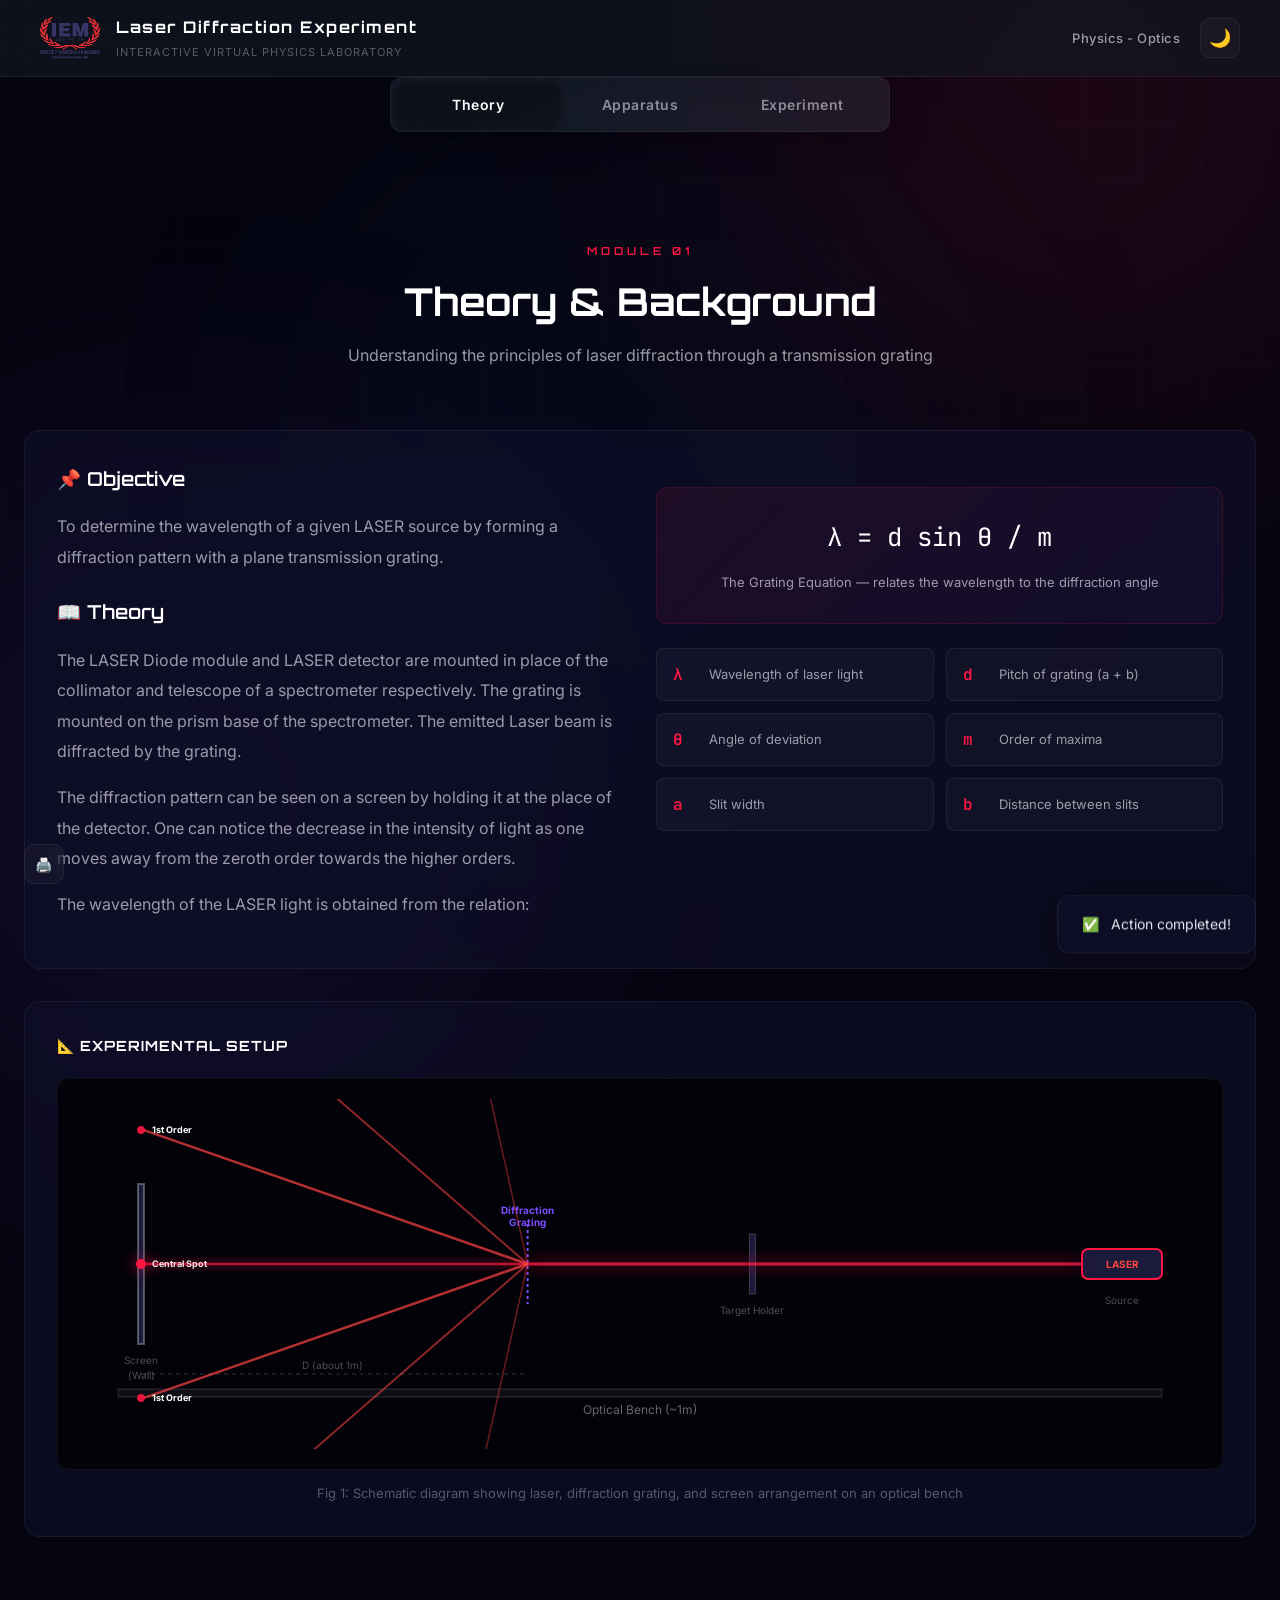
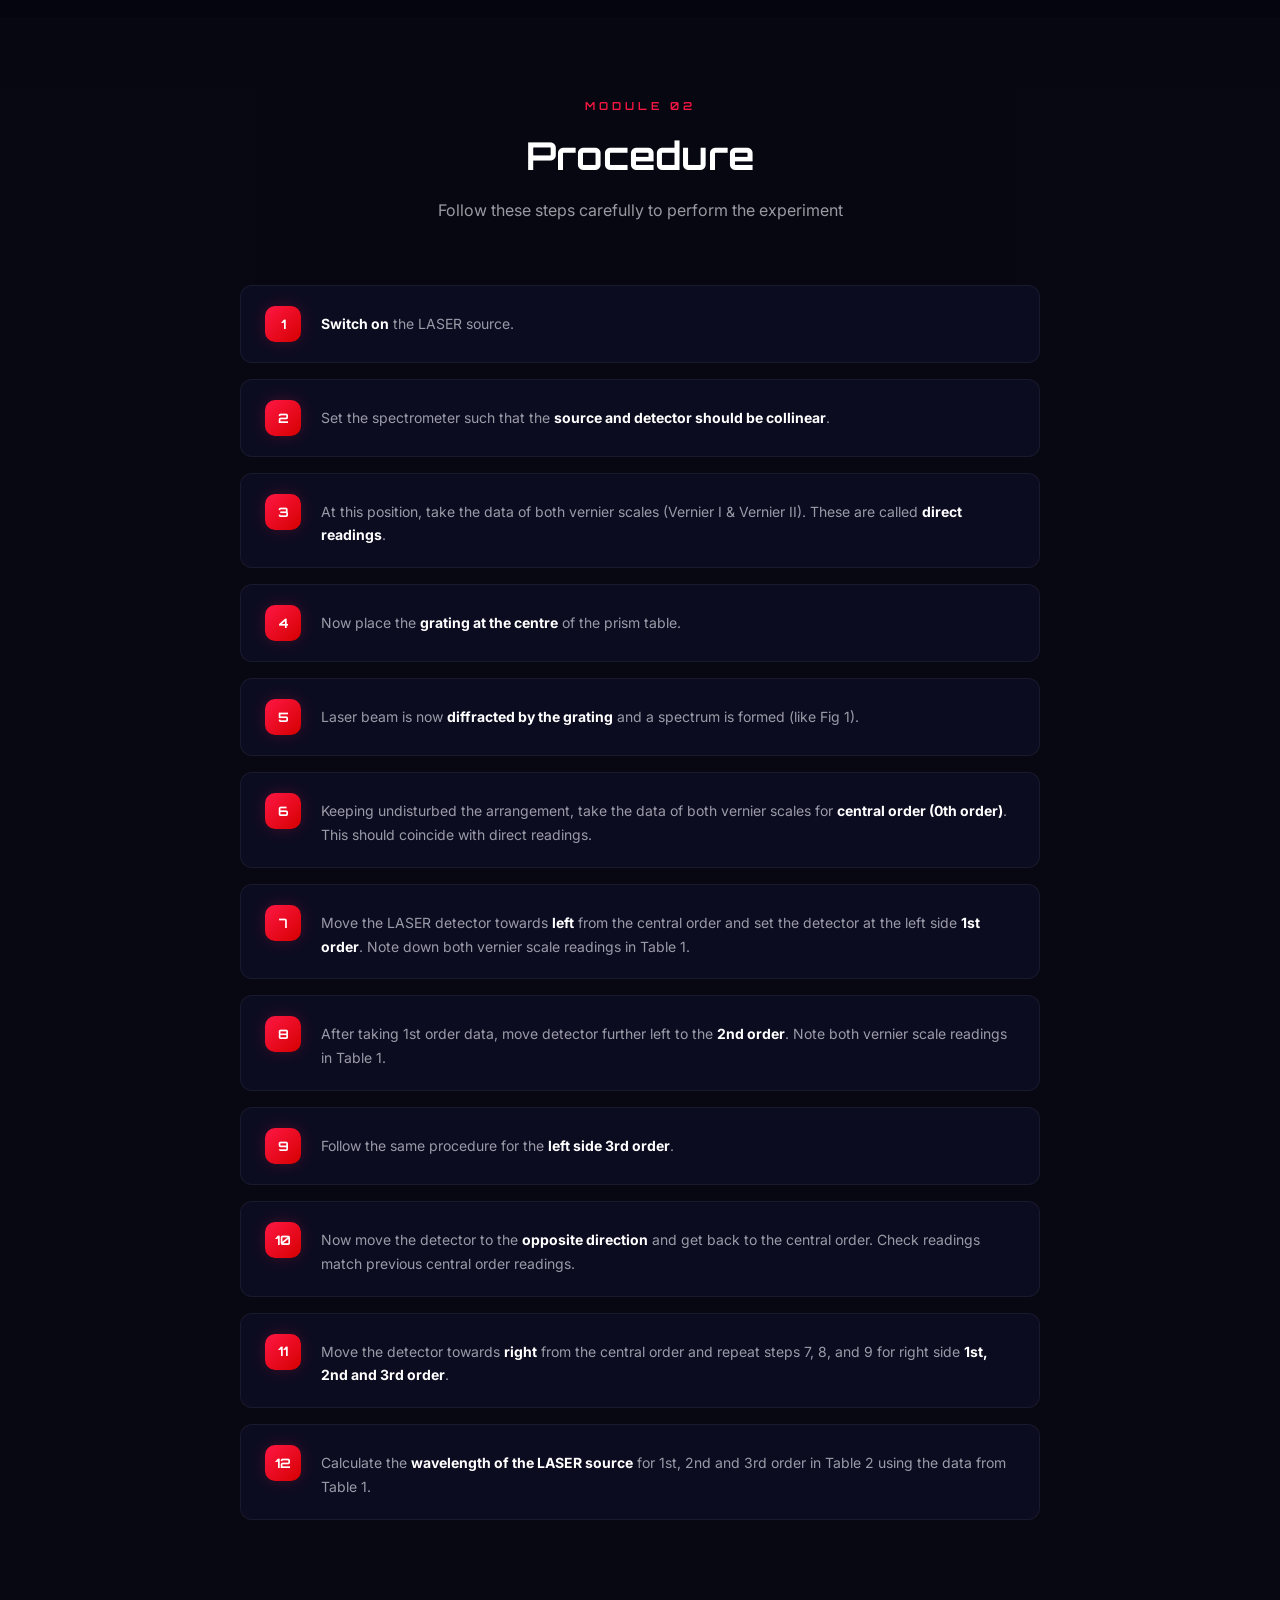
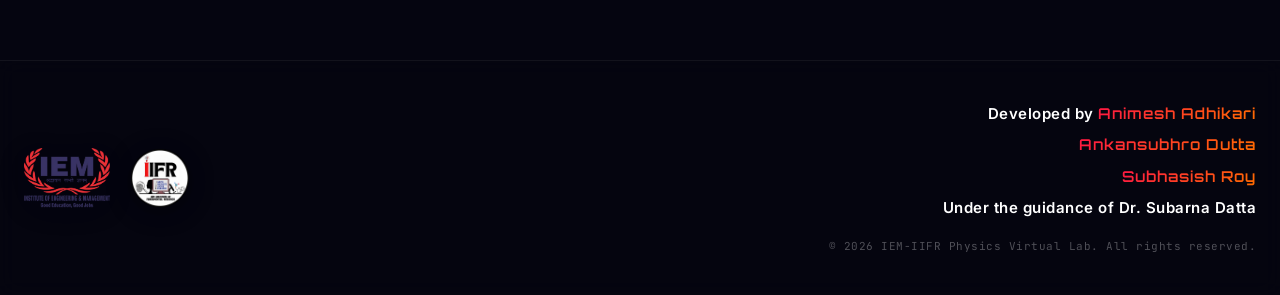
<file: experiments/laser-diffraction/experiment/index.html>
<!DOCTYPE html>
<html lang="en">
<head>
  <meta charset="UTF-8">
  <meta name="viewport" content="width=device-width, initial-scale=1.0, maximum-scale=5.0, user-scalable=yes">
  <meta name="description" content="Virtual Lab: Determine the wavelength of laser light by diffraction method using a plane transmission grating and spectrometer. Interactive simulation with data tables and calculations.">
  <title>Laser Diffraction Virtual Lab — Wavelength Determination</title>
  <link rel="stylesheet" href="style.css">
  <link rel="icon" href="data:image/svg+xml,<svg xmlns='http://www.w3.org/2000/svg' viewBox='0 0 100 100'><text y='.9em' font-size='90'>🔬</text></svg>">
</head>
<body>

  <!-- Background Effects -->
  <div class="bg-grid"></div>
  <div class="bg-glow bg-glow-1"></div>
  <div class="bg-glow bg-glow-2"></div>
  <div class="bg-glow bg-glow-3"></div>

  <!-- Header Title -->
  <header class="lab-header">
    <div class="header-left">
      <img src="iem-logo.webp" alt="IEM Logo" class="header-logo">
      <div class="header-title-wrapper">
        <h1>Laser Diffraction Experiment</h1>
        <p>Interactive virtual physics laboratory</p>
      </div>
    </div>
    <div class="header-right">
      <span class="header-subject">Physics - Optics</span>
      <button class="theme-toggle" id="themeToggle" aria-label="Toggle Theme">
        <span class="theme-icon">🌙</span>
      </button>
    </div>
  </header>

  <!-- Custom Tabbed Navbar -->
  <div class="custom-navbar-container">
    <div class="custom-navbar">
      <button class="custom-nav-item active" data-tab="theory">Theory</button>
      <button class="custom-nav-item" data-tab="apparatus">Apparatus</button>
      <button class="custom-nav-item" data-tab="experiment">Experiment</button>
    </div>
  </div>

  <!-- Main Content Area -->
  <main>
    <div id="page-theory" class="tab-page active-page">

    <!-- ==================== THEORY SECTION ==================== -->
    <section class="section" id="theory">
      <div class="container">
        <div class="section-header">
          <span class="section-label">Module 01</span>
          <h2 class="section-title">Theory & Background</h2>
          <p class="section-subtitle">Understanding the principles of laser diffraction through a transmission grating</p>
        </div>

        <div class="card" style="margin-bottom: 32px;">
          <div class="theory-grid">
            <div class="theory-text">
              <h3>📌 Objective</h3>
              <p>
                To determine the wavelength of a given LASER source by forming a diffraction
                pattern with a plane transmission grating.
              </p>

              <h3 style="margin-top: 24px;">📖 Theory</h3>
              <p>
                The LASER Diode module and LASER detector are mounted in place of the collimator
                and telescope of a spectrometer respectively. The grating is mounted on the prism
                base of the spectrometer. The emitted Laser beam is diffracted by the grating.
              </p>
              <p>
                The diffraction pattern can be seen on a screen by holding it at the place of the
                detector. One can notice the decrease in the intensity of light as one moves away
                from the zeroth order towards the higher orders.
              </p>
              <p>
                The wavelength of the LASER light is obtained from the relation:
              </p>
            </div>
            <div class="theory-visual">
              <div class="formula-box">
                <div class="formula">λ = d sin θ / m</div>
                <div class="formula-desc">
                  The Grating Equation — relates the wavelength to the diffraction angle
                </div>
              </div>

              <div class="variable-list">
                <div class="variable-item">
                  <span class="variable-symbol">λ</span>
                  <span class="variable-desc">Wavelength of laser light</span>
                </div>
                <div class="variable-item">
                  <span class="variable-symbol">d</span>
                  <span class="variable-desc">Pitch of grating (a + b)</span>
                </div>
                <div class="variable-item">
                  <span class="variable-symbol">θ</span>
                  <span class="variable-desc">Angle of deviation</span>
                </div>
                <div class="variable-item">
                  <span class="variable-symbol">m</span>
                  <span class="variable-desc">Order of maxima</span>
                </div>
                <div class="variable-item">
                  <span class="variable-symbol">a</span>
                  <span class="variable-desc">Slit width</span>
                </div>
                <div class="variable-item">
                  <span class="variable-symbol">b</span>
                  <span class="variable-desc">Distance between slits</span>
                </div>
              </div>
            </div>
          </div>
        </div>

        <!-- Diagram -->
        <div class="card">
          <h3 style="font-family: var(--font-display); font-size: 14px; color: var(--text-heading); letter-spacing: 1px; margin-bottom: 20px;">
            📐 EXPERIMENTAL SETUP
          </h3>
          <div class="diagram-wrapper">
            <canvas id="diagramCanvas"></canvas>
          </div>
          <p style="text-align: center; font-size: 13px; color: var(--text-muted); margin-top: 12px;">
            Fig 1: Schematic diagram showing laser, diffraction grating, and screen arrangement on an optical bench
          </p>
        </div>

        <!-- Apparatus section moved to dedicated tab -->
      </div>
    </section>

    <!-- ==================== PROCEDURE SECTION ==================== -->
    <section class="section" id="procedure" style="background: rgba(255,255,255,0.01);">
      <div class="container">
        <div class="section-header">
          <span class="section-label">Module 02</span>
          <h2 class="section-title">Procedure</h2>
          <p class="section-subtitle">Follow these steps carefully to perform the experiment</p>
        </div>

        <div class="procedure-steps">
          <div class="procedure-step animate-in">
            <div class="step-number">1</div>
            <div class="step-text">
              <strong>Switch on</strong> the LASER source.
            </div>
          </div>
          <div class="procedure-step animate-in">
            <div class="step-number">2</div>
            <div class="step-text">
              Set the spectrometer such that the <strong>source and detector should be collinear</strong>.
            </div>
          </div>
          <div class="procedure-step animate-in">
            <div class="step-number">3</div>
            <div class="step-text">
              At this position, take the data of both vernier scales (Vernier I & Vernier II). These are called <strong>direct readings</strong>.
            </div>
          </div>
          <div class="procedure-step animate-in">
            <div class="step-number">4</div>
            <div class="step-text">
              Now place the <strong>grating at the centre</strong> of the prism table.
            </div>
          </div>
          <div class="procedure-step animate-in">
            <div class="step-number">5</div>
            <div class="step-text">
              Laser beam is now <strong>diffracted by the grating</strong> and a spectrum is formed (like Fig 1).
            </div>
          </div>
          <div class="procedure-step animate-in">
            <div class="step-number">6</div>
            <div class="step-text">
              Keeping undisturbed the arrangement, take the data of both vernier scales for <strong>central order (0th order)</strong>. This should coincide with direct readings.
            </div>
          </div>
          <div class="procedure-step animate-in">
            <div class="step-number">7</div>
            <div class="step-text">
              Move the LASER detector towards <strong>left</strong> from the central order and set the detector at the left side <strong>1st order</strong>. Note down both vernier scale readings in Table 1.
            </div>
          </div>
          <div class="procedure-step animate-in">
            <div class="step-number">8</div>
            <div class="step-text">
              After taking 1st order data, move detector further left to the <strong>2nd order</strong>. Note both vernier scale readings in Table 1.
            </div>
          </div>
          <div class="procedure-step animate-in">
            <div class="step-number">9</div>
            <div class="step-text">
              Follow the same procedure for the <strong>left side 3rd order</strong>.
            </div>
          </div>
          <div class="procedure-step animate-in">
            <div class="step-number">10</div>
            <div class="step-text">
              Now move the detector to the <strong>opposite direction</strong> and get back to the central order. Check readings match previous central order readings.
            </div>
          </div>
          <div class="procedure-step animate-in">
            <div class="step-number">11</div>
            <div class="step-text">
              Move the detector towards <strong>right</strong> from the central order and repeat steps 7, 8, and 9 for right side <strong>1st, 2nd and 3rd order</strong>.
            </div>
          </div>
          <div class="procedure-step animate-in">
            <div class="step-number">12</div>
            <div class="step-text">
              Calculate the <strong>wavelength of the LASER source</strong> for 1st, 2nd and 3rd order in Table 2 using the data from Table 1.
            </div>
          </div>
        </div>
      </div>
    </section>
    </div>

    <!-- ==================== APPARATUS PAGE ==================== -->
    <div id="page-apparatus" class="tab-page">
      <section class="section">
        <div class="container">
          <div class="section-header">
            <span class="section-label">Module 02</span>
            <h2 class="section-title">Apparatus Required</h2>
            <p class="section-subtitle">The optical and electronic instruments used in this experiment</p>
          </div>
          
          <div class="apparatus-showcase">
            <!-- Card 1: Spectrometer -->
            <div class="apparatus-card">
              <div class="apparatus-card-header">
                <div class="apparatus-card-icon">🔭</div>
                <div class="apparatus-card-title">
                  <h3>Spectrometer</h3>
                  <span>Primary Instrument</span>
                </div>
              </div>
              <div class="apparatus-card-body">
                <p>A precision optical instrument used to measure angles of diffraction. It features a circular scale graduated in degrees, a collimator to produce a parallel beam, and a rotatable telescope for observation.</p>
              </div>
              <div class="apparatus-specs">
                <div class="spec-item">
                  <span class="spec-label">Least Count</span>
                  <span class="spec-value">1/180° = 0.0056°</span>
                </div>
                <div class="spec-item">
                  <span class="spec-label">Verniers</span>
                  <span class="spec-value">Dual (180° Apart)</span>
                </div>
              </div>
            </div>

            <!-- Card 2: Diffraction Grating -->
            <div class="apparatus-card">
              <div class="apparatus-card-header">
                <div class="apparatus-card-icon">📊</div>
                <div class="apparatus-card-title">
                  <h3>Diffraction Grating</h3>
                  <span>Optical Element</span>
                </div>
              </div>
              <div class="apparatus-card-body">
                <p>A plane transmission grating consisting of an optically flat glass plate ruled with a large number of equidistant parallel lines. It diffracts incident light into monochromatic maximum points.</p>
              </div>
              <div class="apparatus-specs">
                <div class="spec-item">
                  <span class="spec-label">Grating Pitch (d)</span>
                  <span class="spec-value">2.000 × 10⁻⁴ cm</span>
                </div>
                <div class="spec-item">
                  <span class="spec-label">Lines / cm</span>
                  <span class="spec-value">5000 (typical)</span>
                </div>
              </div>
            </div>

            <!-- Card 3: LASER Source -->
            <div class="apparatus-card">
              <div class="apparatus-card-header">
                <div class="apparatus-card-icon">💡</div>
                <div class="apparatus-card-title">
                  <h3>Diode LASER</h3>
                  <span>Coherent Source</span>
                </div>
              </div>
              <div class="apparatus-card-body">
                <p>A semiconductor diode laser module that acts as the light source. It emits highly monochromatic, coherent, and intense light, allowing sharp diffraction fringes to form without external filters.</p>
              </div>
              <div class="apparatus-specs">
                <div class="spec-item">
                  <span class="spec-label">Wavelength (λ)</span>
                  <span class="spec-value">650.0 nm (Red)</span>
                </div>
                <div class="spec-item">
                  <span class="spec-label">Beam Type</span>
                  <span class="spec-value">Collimated / Monochromatic</span>
                </div>
              </div>
            </div>

            <!-- Card 4: LASER Detector -->
            <div class="apparatus-card">
              <div class="apparatus-card-header">
                <div class="apparatus-card-icon">📡</div>
                <div class="apparatus-card-title">
                  <h3>Laser Detector</h3>
                  <span>Sensor Unit</span>
                </div>
              </div>
              <div class="apparatus-card-body">
                <p>A photodetector mounted on the telescope arm that measures the relative intensity of diffracted beam orders. In this simulation, it captures the diffraction envelope intensity profile.</p>
              </div>
              <div class="apparatus-specs">
                <div class="spec-item">
                  <span class="spec-label">Sensor Type</span>
                  <span class="spec-value">Silicon Photodiode</span>
                </div>
                <div class="spec-item">
                  <span class="spec-label">Output</span>
                  <span class="spec-value">Relative Intensity %</span>
                </div>
              </div>
            </div>
          </div>
        </div>
      </section>
    </div>

    <!-- ==================== EXPERIMENT PAGE ==================== -->
    <div id="page-experiment" class="tab-page">

    <!-- ==================== SIMULATION SECTION ==================== -->
    <section class="section" id="simulation">
      <div class="container">
        <div class="section-header">
          <span class="section-label">Module 03</span>
          <h2 class="section-title">Interactive Simulator</h2>
          <p class="section-subtitle">Perform the experiment virtually — adjust parameters and observe the diffraction pattern</p>
        </div>

        <div class="simulation-container">
          <!-- Info Box -->
          <div class="info-box">
            <span class="info-icon">ℹ️</span>
            <span>Turn on the laser, place the grating, and move the detector arm to measure diffraction angles. Click "Record Reading" to save data to the observation table. <strong>On mobile:</strong> drag your finger on the simulation canvas to move the detector, or use the slider and quick-jump buttons below.</span>
          </div>

          <!-- Two-column experiment layout -->
          <div class="sim-grid">

            <!-- LEFT: Controls & Readings -->
            <div class="sim-sidebar">

              <div class="sim-control-group">
                <h4>⚡ Experiment Controls</h4>
                <div class="control-actions">
                  <button class="btn btn-primary btn-sm" id="btnLaser" onclick="toggleLaser()">
                    💡 Turn ON Laser
                  </button>
                  <button class="btn btn-secondary btn-sm" id="btnGrating" onclick="placeGrating()" disabled>
                    📊 Place Grating
                  </button>
                  <div class="status-row">
                    <div class="status-indicator status-off" id="laserStatus">
                      <span class="status-dot"></span> Laser OFF
                    </div>
                    <div class="status-indicator status-off" id="gratingStatus">
                      <span class="status-dot"></span> No Grating
                    </div>
                  </div>
                </div>
              </div>

              <div class="sim-control-group">
                <h4>🎯 Detector Position</h4>
                <div class="control-row">
                  <span class="control-label">Detector Angle</span>
                  <span class="control-value" id="detectorAngleDisplay">0.00°</span>
                </div>
                <input type="range" id="detectorSlider" min="-60" max="60" value="0" step="0.1" oninput="moveDetector(this.value)">
                <div class="slider-labels">
                  <span>-60°</span>
                  <span>0° (center)</span>
                  <span>+60°</span>
                </div>
                <div class="order-jump-section">
                  <span class="control-label">Quick Jump to Order:</span>
                  <div class="order-buttons">
                    <button class="order-btn" onclick="jumpToOrder(-3)">L3</button>
                    <button class="order-btn" onclick="jumpToOrder(-2)">L2</button>
                    <button class="order-btn" onclick="jumpToOrder(-1)">L1</button>
                    <button class="order-btn active" onclick="jumpToOrder(0)">0</button>
                    <button class="order-btn" onclick="jumpToOrder(1)">R1</button>
                    <button class="order-btn" onclick="jumpToOrder(2)">R2</button>
                    <button class="order-btn" onclick="jumpToOrder(3)">R3</button>
                  </div>
                </div>
              </div>

              <div class="sim-control-group">
                <h4>📐 Grating Parameters</h4>
                <div class="control-row">
                  <span class="control-label">Lines per cm</span>
                  <span class="control-value" id="linesDisplay">5000</span>
                </div>
                <input type="range" id="linesSlider" min="2500" max="15000" value="5000" step="100" oninput="updateGrating(this.value)">
                <div class="control-row" style="margin-top: 16px;">
                  <span class="control-label">Pitch (d)</span>
                  <span class="control-value" id="pitchDisplay">2.000 μm</span>
                </div>
                <div class="control-row">
                  <span class="control-label">Laser λ (actual)</span>
                  <span class="control-value" id="actualWavelength">650.0 nm</span>
                </div>
              </div>

              <div class="vernier-panel">
                <h4>📏 Vernier Scale Readings</h4>
                <div class="vernier-info-bar">
                  <span class="vi-label">Least Count (LC)</span>
                  <span class="vi-value">1/180° = 0.0056°</span>
                </div>
                <div class="vernier-info-bar">
                  <span class="vi-label">Grating Pitch (d)</span>
                  <span class="vi-value" id="vernierDValue">2.000 × 10⁻⁴ cm</span>
                </div>

                <div class="vernier-divider">Vernier I</div>
                <div class="vernier-reading">
                  <div class="reading-label">M.S.R (Main Scale Reading)</div>
                  <div class="reading-value" id="msr1">0.00<span class="reading-unit">°</span></div>
                </div>
                <div class="vernier-reading">
                  <div class="reading-label">V.S.D (Vernier Scale Division)</div>
                  <div class="reading-value" id="vsr1">0<span class="reading-unit"> div</span></div>
                </div>
                <div class="vernier-reading highlight-reading">
                  <div class="reading-label">Total θ₁ = MSR + VSD × LC</div>
                  <div class="reading-value" id="total1">0.0000<span class="reading-unit">°</span></div>
                </div>

                <div class="vernier-divider">Vernier II (= V₁ + 180°)</div>
                <div class="vernier-reading highlight-reading">
                  <div class="reading-label">Total θ₂</div>
                  <div class="reading-value" id="total2">180.0000<span class="reading-unit">°</span></div>
                </div>

                <button class="btn btn-primary btn-sm record-btn" onclick="recordReading()">
                  📝 Record Reading
                </button>
              </div>

            </div>

            <!-- RIGHT: Canvases & Live Measurements -->
            <div class="sim-visuals">
              <div class="sim-canvas-wrapper">
                <div class="canvas-label">Optical Bench — Top View</div>
                <canvas id="simCanvas"></canvas>
              </div>

              <!-- Live Measurement Strip -->
              <div class="measurement-panel" id="measurementPanel">
                <div class="measurement-item">
                  <div class="m-label">Current Angle</div>
                  <div class="m-value" id="currentAngle">0.00<span class="m-unit">°</span></div>
                </div>
                <div class="measurement-item">
                  <div class="m-label">Detector Intensity</div>
                  <div class="m-value" id="detectorIntensity">0<span class="m-unit">%</span></div>
                </div>
                <div class="measurement-item">
                  <div class="m-label">Current Order</div>
                  <div class="m-value" id="currentOrder">—</div>
                </div>
                <div class="measurement-item">
                  <div class="m-label">Computed λ</div>
                  <div class="m-value" id="computedLambda">—<span class="m-unit">nm</span></div>
                </div>
              </div>

              <div class="sim-canvas-wrapper">
                <div class="canvas-label">Spectrometer — Circular Scale</div>
                <canvas id="spectrometerCanvas"></canvas>
              </div>
            </div>

          </div>
        </div>
      </div>
    </section>

    <!-- ==================== OBSERVATION SECTION ==================== -->
    <section class="section" id="observation" style="background: rgba(255,255,255,0.01);">
      <div class="container">
        <div class="section-header">
          <span class="section-label">Module 04</span>
          <h2 class="section-title">Observation Tables</h2>
          <p class="section-subtitle">Record and calculate your measurements from the experiment</p>
        </div>

        <!-- Observation Parameters -->
        <div class="obs-params">
          <div class="obs-param">
            <label>Pitch of grating (d)</label>
            <input type="text" id="obsPitch" value="2.000 × 10⁻⁴ cm" readonly>
          </div>
          <div class="obs-param">
            <label>Vernier Constant</label>
            <input type="text" id="obsVC" value="1/180° = 0.0056°" readonly>
          </div>
          <div class="obs-param">
            <label>Grating Lines per cm</label>
            <input type="text" id="obsLines" value="5000" readonly>
          </div>
        </div>

        <!-- Table 1: Measurement of angle of deviation -->
        <div class="table-container">
          <div class="table-title">📋 Table 1 — Measurement of Angle of Deviation</div>
          <table class="data-table" id="table1">
            <thead>
              <tr class="table-section-header">
                <th rowspan="3">Order of<br>Maxima</th>
                <th colspan="6">← Left Order</th>
                <th colspan="6">Right Order →</th>
              </tr>
              <tr>
                <th colspan="3">Vernier I</th>
                <th colspan="3">Vernier II<br>(±180°)</th>
                <th colspan="3">Vernier I</th>
                <th colspan="3">Vernier II<br>(±180°)</th>
              </tr>
              <tr>
                <th>M.S.R<br>(°)</th>
                <th>V.S.R<br>(°)</th>
                <th>Total θ₁'<br>(°)</th>
                <th>M.S.R<br>(°)</th>
                <th>V.S.R<br>(°)</th>
                <th>Total θ₂'<br>(°)</th>
                <th>M.S.R<br>(°)</th>
                <th>V.S.R<br>(°)</th>
                <th>Total θ₁''<br>(°)</th>
                <th>M.S.R<br>(°)</th>
                <th>V.S.R<br>(°)</th>
                <th>Total θ₂''<br>(°)</th>
              </tr>
            </thead>
            <tbody>
              <!-- Central (0th) order -->
              <tr>
                <td class="order-label">0 (central)</td>
                <td><input type="number" step="0.01" id="t1_c_l_v1_msr" placeholder="—"></td>
                <td><input type="number" step="0.01" id="t1_c_l_v1_vsr" placeholder="—"></td>
                <td class="computed" id="t1_c_l_v1_total">—</td>
                <td><input type="number" step="0.01" id="t1_c_l_v2_msr" placeholder="—"></td>
                <td><input type="number" step="0.01" id="t1_c_l_v2_vsr" placeholder="—"></td>
                <td class="computed" id="t1_c_l_v2_total">—</td>
                <td><input type="number" step="0.01" id="t1_c_r_v1_msr" placeholder="—"></td>
                <td><input type="number" step="0.01" id="t1_c_r_v1_vsr" placeholder="—"></td>
                <td class="computed" id="t1_c_r_v1_total">—</td>
                <td><input type="number" step="0.01" id="t1_c_r_v2_msr" placeholder="—"></td>
                <td><input type="number" step="0.01" id="t1_c_r_v2_vsr" placeholder="—"></td>
                <td class="computed" id="t1_c_r_v2_total">—</td>
              </tr>
              <!-- 1st order -->
              <tr>
                <td class="order-label">1</td>
                <td><input type="number" step="0.01" id="t1_1_l_v1_msr" placeholder="—"></td>
                <td><input type="number" step="0.01" id="t1_1_l_v1_vsr" placeholder="—"></td>
                <td class="computed" id="t1_1_l_v1_total">—</td>
                <td><input type="number" step="0.01" id="t1_1_l_v2_msr" placeholder="—"></td>
                <td><input type="number" step="0.01" id="t1_1_l_v2_vsr" placeholder="—"></td>
                <td class="computed" id="t1_1_l_v2_total">—</td>
                <td><input type="number" step="0.01" id="t1_1_r_v1_msr" placeholder="—"></td>
                <td><input type="number" step="0.01" id="t1_1_r_v1_vsr" placeholder="—"></td>
                <td class="computed" id="t1_1_r_v1_total">—</td>
                <td><input type="number" step="0.01" id="t1_1_r_v2_msr" placeholder="—"></td>
                <td><input type="number" step="0.01" id="t1_1_r_v2_vsr" placeholder="—"></td>
                <td class="computed" id="t1_1_r_v2_total">—</td>
              </tr>
              <!-- 2nd order -->
              <tr>
                <td class="order-label">2</td>
                <td><input type="number" step="0.01" id="t1_2_l_v1_msr" placeholder="—"></td>
                <td><input type="number" step="0.01" id="t1_2_l_v1_vsr" placeholder="—"></td>
                <td class="computed" id="t1_2_l_v1_total">—</td>
                <td><input type="number" step="0.01" id="t1_2_l_v2_msr" placeholder="—"></td>
                <td><input type="number" step="0.01" id="t1_2_l_v2_vsr" placeholder="—"></td>
                <td class="computed" id="t1_2_l_v2_total">—</td>
                <td><input type="number" step="0.01" id="t1_2_r_v1_msr" placeholder="—"></td>
                <td><input type="number" step="0.01" id="t1_2_r_v1_vsr" placeholder="—"></td>
                <td class="computed" id="t1_2_r_v1_total">—</td>
                <td><input type="number" step="0.01" id="t1_2_r_v2_msr" placeholder="—"></td>
                <td><input type="number" step="0.01" id="t1_2_r_v2_vsr" placeholder="—"></td>
                <td class="computed" id="t1_2_r_v2_total">—</td>
              </tr>
              <!-- 3rd order -->
              <tr>
                <td class="order-label">3</td>
                <td><input type="number" step="0.01" id="t1_3_l_v1_msr" placeholder="—"></td>
                <td><input type="number" step="0.01" id="t1_3_l_v1_vsr" placeholder="—"></td>
                <td class="computed" id="t1_3_l_v1_total">—</td>
                <td><input type="number" step="0.01" id="t1_3_l_v2_msr" placeholder="—"></td>
                <td><input type="number" step="0.01" id="t1_3_l_v2_vsr" placeholder="—"></td>
                <td class="computed" id="t1_3_l_v2_total">—</td>
                <td><input type="number" step="0.01" id="t1_3_r_v1_msr" placeholder="—"></td>
                <td><input type="number" step="0.01" id="t1_3_r_v1_vsr" placeholder="—"></td>
                <td class="computed" id="t1_3_r_v1_total">—</td>
                <td><input type="number" step="0.01" id="t1_3_r_v2_msr" placeholder="—"></td>
                <td><input type="number" step="0.01" id="t1_3_r_v2_vsr" placeholder="—"></td>
                <td class="computed" id="t1_3_r_v2_total">—</td>
              </tr>
            </tbody>
          </table>
        </div>

        <div style="display: flex; gap: 12px; justify-content: center; margin-bottom: 40px; flex-wrap: wrap;">
          <button class="btn btn-secondary btn-sm" onclick="autoFillTable1()">
            🤖 Auto-Fill from Simulation
          </button>
          <button class="btn btn-secondary btn-sm" onclick="clearTable1()">
            🗑️ Clear Table 1
          </button>
        </div>

        <!-- Table 2: Measurement of wavelength -->
        <div class="table-container">
          <div class="table-title">📋 Table 2 — Measurement of Wavelength of the Source</div>
          <table class="data-table" id="table2">
            <thead>
              <tr>
                <th>Order of<br>Maxima (m)</th>
                <th>2θ₁ = θ₁' ~ θ₁''<br>(degree)</th>
                <th>2θ₂ = θ₂' ~ θ₂''<br>(degree)</th>
                <th>2θ = (2θ₁ + 2θ₂)/2<br>(degree)</th>
                <th>θ<br>(degree)</th>
                <th>λ = d sinθ / m<br>(cm)</th>
                <th>λ<br>(nm)</th>
              </tr>
            </thead>
            <tbody>
              <tr>
                <td class="order-label">1</td>
                <td class="computed" id="t2_1_2theta1">—</td>
                <td class="computed" id="t2_1_2theta2">—</td>
                <td class="computed" id="t2_1_2theta">—</td>
                <td class="computed" id="t2_1_theta">—</td>
                <td class="computed" id="t2_1_lambda_cm">—</td>
                <td class="computed" id="t2_1_lambda_nm" style="color: var(--accent-green);">—</td>
              </tr>
              <tr>
                <td class="order-label">2</td>
                <td class="computed" id="t2_2_2theta1">—</td>
                <td class="computed" id="t2_2_2theta2">—</td>
                <td class="computed" id="t2_2_2theta">—</td>
                <td class="computed" id="t2_2_theta">—</td>
                <td class="computed" id="t2_2_lambda_cm">—</td>
                <td class="computed" id="t2_2_lambda_nm" style="color: var(--accent-green);">—</td>
              </tr>
              <tr>
                <td class="order-label">3</td>
                <td class="computed" id="t2_3_2theta1">—</td>
                <td class="computed" id="t2_3_2theta2">—</td>
                <td class="computed" id="t2_3_2theta">—</td>
                <td class="computed" id="t2_3_theta">—</td>
                <td class="computed" id="t2_3_lambda_cm">—</td>
                <td class="computed" id="t2_3_lambda_nm" style="color: var(--accent-green);">—</td>
              </tr>
            </tbody>
          </table>
        </div>

        <div style="display: flex; gap: 12px; justify-content: center; flex-wrap: wrap;">
          <button class="btn btn-primary btn-sm" onclick="calculateWavelength()">
            🧮 Calculate Wavelength
          </button>
          <button class="btn btn-secondary btn-sm" onclick="clearTable2()">
            🗑️ Clear Table 2
          </button>
        </div>
      </div>
    </section>

    <!-- ==================== RESULTS SECTION ==================== -->
    <section class="section" id="results">
      <div class="container">
        <div class="section-header">
          <span class="section-label">Module 05</span>
          <h2 class="section-title">Results & Error Analysis</h2>
          <p class="section-subtitle">Final wavelength computation and percentage error analysis</p>
        </div>

        <div class="results-grid">
          <div class="result-card">
            <div class="result-label">λ (1st Order)</div>
            <div class="result-value" id="res_lambda1">—</div>
            <div class="result-unit">nanometers</div>
          </div>
          <div class="result-card">
            <div class="result-label">λ (2nd Order)</div>
            <div class="result-value" id="res_lambda2">—</div>
            <div class="result-unit">nanometers</div>
          </div>
          <div class="result-card">
            <div class="result-label">λ (3rd Order)</div>
            <div class="result-value" id="res_lambda3">—</div>
            <div class="result-unit">nanometers</div>
          </div>
          <div class="result-card highlight">
            <div class="result-label">λ Mean (Average)</div>
            <div class="result-value" id="res_lambda_mean">—</div>
            <div class="result-unit">nanometers</div>
          </div>
        </div>

        <!-- Error Analysis -->
        <div class="error-analysis">
          <h3>⚠️ Error Analysis</h3>
          <p style="color: var(--text-secondary); margin-bottom: 16px;">
            From the grating equation λ = d sin θ / m, the maximum fractional error is:
          </p>
          <div class="error-formula">
            (∂λ / λ)<sub>max</sub> = cot θ · ∂θ
          </div>
          <p style="color: var(--text-secondary); margin-bottom: 12px;">
            Where ∂θ = 2 × Vernier Constant of spectrometer
          </p>
          <div class="error-formula">
            Maximum % Error = (∂λ / λ)<sub>max</sub> × 100 %
          </div>

          <div class="results-grid" style="margin-top: 24px;">
            <div class="result-card">
              <div class="result-label">% Error (1st Order)</div>
              <div class="result-value" id="err_1" style="font-size: 1.6rem;">—</div>
              <div class="result-unit">percent</div>
            </div>
            <div class="result-card">
              <div class="result-label">% Error (2nd Order)</div>
              <div class="result-value" id="err_2" style="font-size: 1.6rem;">—</div>
              <div class="result-unit">percent</div>
            </div>
            <div class="result-card">
              <div class="result-label">% Error (3rd Order)</div>
              <div class="result-value" id="err_3" style="font-size: 1.6rem;">—</div>
              <div class="result-unit">percent</div>
            </div>
          </div>

          <div class="info-box warning" style="margin-top: 24px;">
            <span class="info-icon">⚠️</span>
            <span><strong>Precautions:</strong> (1) Never look directly at the laser beam. (2) Ensure the grating is perpendicular to the laser beam. (3) Take readings carefully from both vernier scales. (4) The spectrometer should be on a stable surface.</span>
          </div>
        </div>
      </div>
    </section>

    <!-- ==================== QUIZ SECTION ==================== -->
    <section class="section" id="quiz" style="background: rgba(255,255,255,0.01);">
      <div class="container">
        <div class="section-header">
          <span class="section-label">Module 06</span>
          <h2 class="section-title">Self Evaluation</h2>
          <p class="section-subtitle">Test your understanding with these viva voce questions</p>
        </div>

        <div class="quiz-container">
          <!-- Q1 -->
          <div class="quiz-item" id="q1">
            <div class="quiz-question">
              <span class="quiz-number">Q1.</span>
              <span>What does LASER stand for?</span>
            </div>
            <div class="quiz-options">
              <label class="quiz-option" onclick="selectOption('q1', 0)">
                <span class="quiz-radio"></span>
                Light Absorption by Stimulated Emission of Radiation
              </label>
              <label class="quiz-option" onclick="selectOption('q1', 1)">
                <span class="quiz-radio"></span>
                Light Amplification by Stimulated Emission of Radiation
              </label>
              <label class="quiz-option" onclick="selectOption('q1', 2)">
                <span class="quiz-radio"></span>
                Light Amplification by Spontaneous Emission of Radiation
              </label>
              <label class="quiz-option" onclick="selectOption('q1', 3)">
                <span class="quiz-radio"></span>
                Light Absorption by Spontaneous Emission of Radiation
              </label>
            </div>
            <div class="quiz-feedback" id="q1-feedback"></div>
          </div>

          <!-- Q2 -->
          <div class="quiz-item" id="q2">
            <div class="quiz-question">
              <span class="quiz-number">Q2.</span>
              <span>How does laser light differ from "normal" light?</span>
            </div>
            <div class="quiz-options">
              <label class="quiz-option" onclick="selectOption('q2', 0)">
                <span class="quiz-radio"></span>
                Laser light is incoherent and polychromatic
              </label>
              <label class="quiz-option" onclick="selectOption('q2', 1)">
                <span class="quiz-radio"></span>
                Laser light is coherent, monochromatic, and highly directional
              </label>
              <label class="quiz-option" onclick="selectOption('q2', 2)">
                <span class="quiz-radio"></span>
                Normal light has higher intensity than laser light
              </label>
              <label class="quiz-option" onclick="selectOption('q2', 3)">
                <span class="quiz-radio"></span>
                There is no fundamental difference
              </label>
            </div>
            <div class="quiz-feedback" id="q2-feedback"></div>
          </div>

          <!-- Q3 -->
          <div class="quiz-item" id="q3">
            <div class="quiz-question">
              <span class="quiz-number">Q3.</span>
              <span>What is diffraction?</span>
            </div>
            <div class="quiz-options">
              <label class="quiz-option" onclick="selectOption('q3', 0)">
                <span class="quiz-radio"></span>
                Reflection of light from a mirror
              </label>
              <label class="quiz-option" onclick="selectOption('q3', 1)">
                <span class="quiz-radio"></span>
                Refraction of light through a lens
              </label>
              <label class="quiz-option" onclick="selectOption('q3', 2)">
                <span class="quiz-radio"></span>
                Bending of light waves around obstacles or through narrow openings
              </label>
              <label class="quiz-option" onclick="selectOption('q3', 3)">
                <span class="quiz-radio"></span>
                Absorption of light by a material
              </label>
            </div>
            <div class="quiz-feedback" id="q3-feedback"></div>
          </div>

          <!-- Q4 -->
          <div class="quiz-item" id="q4">
            <div class="quiz-question">
              <span class="quiz-number">Q4.</span>
              <span>What is a semiconductor diode laser?</span>
            </div>
            <div class="quiz-options">
              <label class="quiz-option" onclick="selectOption('q4', 0)">
                <span class="quiz-radio"></span>
                A laser that uses gas as the active medium
              </label>
              <label class="quiz-option" onclick="selectOption('q4', 1)">
                <span class="quiz-radio"></span>
                A laser that uses a p-n junction semiconductor as the active medium
              </label>
              <label class="quiz-option" onclick="selectOption('q4', 2)">
                <span class="quiz-radio"></span>
                A laser that uses ruby crystal
              </label>
              <label class="quiz-option" onclick="selectOption('q4', 3)">
                <span class="quiz-radio"></span>
                A laser that uses liquid dyes
              </label>
            </div>
            <div class="quiz-feedback" id="q4-feedback"></div>
          </div>

          <!-- Q5 -->
          <div class="quiz-item" id="q5">
            <div class="quiz-question">
              <span class="quiz-number">Q5.</span>
              <span>What class of diffraction occurs in this experiment?</span>
            </div>
            <div class="quiz-options">
              <label class="quiz-option" onclick="selectOption('q5', 0)">
                <span class="quiz-radio"></span>
                Fresnel Diffraction (near-field)
              </label>
              <label class="quiz-option" onclick="selectOption('q5', 1)">
                <span class="quiz-radio"></span>
                Fraunhofer Diffraction (far-field)
              </label>
              <label class="quiz-option" onclick="selectOption('q5', 2)">
                <span class="quiz-radio"></span>
                Bragg Diffraction
              </label>
              <label class="quiz-option" onclick="selectOption('q5', 3)">
                <span class="quiz-radio"></span>
                X-ray Diffraction
              </label>
            </div>
            <div class="quiz-feedback" id="q5-feedback"></div>
          </div>

          <!-- Q6 -->
          <div class="quiz-item" id="q6">
            <div class="quiz-question">
              <span class="quiz-number">Q6.</span>
              <span>What is a plane transmission diffraction grating?</span>
            </div>
            <div class="quiz-options">
              <label class="quiz-option" onclick="selectOption('q6', 0)">
                <span class="quiz-radio"></span>
                A device that reflects light at specific angles
              </label>
              <label class="quiz-option" onclick="selectOption('q6', 1)">
                <span class="quiz-radio"></span>
                An optically flat glass with many equally spaced parallel slits that transmit light
              </label>
              <label class="quiz-option" onclick="selectOption('q6', 2)">
                <span class="quiz-radio"></span>
                A curved mirror used for focusing
              </label>
              <label class="quiz-option" onclick="selectOption('q6', 3)">
                <span class="quiz-radio"></span>
                A single slit arrangement
              </label>
            </div>
            <div class="quiz-feedback" id="q6-feedback"></div>
          </div>

          <!-- Q7 -->
          <div class="quiz-item" id="q7">
            <div class="quiz-question">
              <span class="quiz-number">Q7.</span>
              <span>If we use white light instead of laser light, what will change?</span>
            </div>
            <div class="quiz-options">
              <label class="quiz-option" onclick="selectOption('q7', 0)">
                <span class="quiz-radio"></span>
                Nothing will change
              </label>
              <label class="quiz-option" onclick="selectOption('q7', 1)">
                <span class="quiz-radio"></span>
                Each order will show a spectrum of colors (rainbow pattern) instead of a single dot
              </label>
              <label class="quiz-option" onclick="selectOption('q7', 2)">
                <span class="quiz-radio"></span>
                The pattern will disappear entirely
              </label>
              <label class="quiz-option" onclick="selectOption('q7', 3)">
                <span class="quiz-radio"></span>
                Only the central maximum will be visible
              </label>
            </div>
            <div class="quiz-feedback" id="q7-feedback"></div>
          </div>

          <!-- Q8 -->
          <div class="quiz-item" id="q8">
            <div class="quiz-question">
              <span class="quiz-number">Q8.</span>
              <span>What is the difference between stimulated and spontaneous emission?</span>
            </div>
            <div class="quiz-options">
              <label class="quiz-option" onclick="selectOption('q8', 0)">
                <span class="quiz-radio"></span>
                In stimulated emission, an incoming photon triggers emission of an identical photon; in spontaneous, it occurs randomly
              </label>
              <label class="quiz-option" onclick="selectOption('q8', 1)">
                <span class="quiz-radio"></span>
                They are the same process
              </label>
              <label class="quiz-option" onclick="selectOption('q8', 2)">
                <span class="quiz-radio"></span>
                Spontaneous emission requires external energy, stimulated does not
              </label>
              <label class="quiz-option" onclick="selectOption('q8', 3)">
                <span class="quiz-radio"></span>
                Stimulated emission produces random wavelengths
              </label>
            </div>
            <div class="quiz-feedback" id="q8-feedback"></div>
          </div>

          <!-- Q9 -->
          <div class="quiz-item" id="q9">
            <div class="quiz-question">
              <span class="quiz-number">Q9.</span>
              <span>Why is direct vision of LASER dangerous?</span>
            </div>
            <div class="quiz-options">
              <label class="quiz-option" onclick="selectOption('q9', 0)">
                <span class="quiz-radio"></span>
                It can cause severe retinal damage because the eye focuses the coherent beam to a tiny spot on the retina
              </label>
              <label class="quiz-option" onclick="selectOption('q9', 1)">
                <span class="quiz-radio"></span>
                Laser light is invisible to the human eye
              </label>
              <label class="quiz-option" onclick="selectOption('q9', 2)">
                <span class="quiz-radio"></span>
                Laser light has no effect on the eye
              </label>
              <label class="quiz-option" onclick="selectOption('q9', 3)">
                <span class="quiz-radio"></span>
                It only causes temporary blindness
              </label>
            </div>
            <div class="quiz-feedback" id="q9-feedback"></div>
          </div>

          <!-- Q10 -->
          <div class="quiz-item" id="q10">
            <div class="quiz-question">
              <span class="quiz-number">Q10.</span>
              <span>If the slit width increases, what will change in the pattern?</span>
            </div>
            <div class="quiz-options">
              <label class="quiz-option" onclick="selectOption('q10', 0)">
                <span class="quiz-radio"></span>
                The diffraction pattern becomes wider
              </label>
              <label class="quiz-option" onclick="selectOption('q10', 1)">
                <span class="quiz-radio"></span>
                The diffraction pattern becomes narrower (less spread)
              </label>
              <label class="quiz-option" onclick="selectOption('q10', 2)">
                <span class="quiz-radio"></span>
                No change occurs
              </label>
              <label class="quiz-option" onclick="selectOption('q10', 3)">
                <span class="quiz-radio"></span>
                The pattern disappears completely
              </label>
            </div>
            <div class="quiz-feedback" id="q10-feedback"></div>
          </div>

          <!-- Quiz Actions -->
          <div class="quiz-actions">
            <button class="btn btn-primary" onclick="submitQuiz()">✅ Submit Answers</button>
            <button class="btn btn-secondary" onclick="resetQuiz()">🔄 Reset Quiz</button>
          </div>

          <!-- Score Display -->
          <div class="quiz-score" id="quizScore">
            <div class="score-value" id="scoreValue">0/10</div>
            <div class="score-label">Questions Answered Correctly</div>
          </div>
        </div>
      </div>
    </section>
    </div>
  </main>

  <!-- Footer -->
  <footer class="footer">
    <div class="container footer-inner">
      <div class="footer-left">
        <img src="iem-logo.webp" alt="IEM Logo" class="footer-logo">
        <img src="iifr-logo.ico" alt="IIFR Logo" class="footer-logo">
      </div>
      <div class="footer-right">
        <div class="footer-line dev">Developed by <span class="highlight-text">Animesh Adhikari</span></div>
        <div class="footer-line dev"> <span class="highlight-text">Ankansubhro Dutta</span></div>
        <div class="footer-line dev"> <span class="highlight-text">Subhasish Roy</span></div>
        <div class="footer-line dev">Under the guidance of Dr. Subarna Datta</div>
        <div class="footer-line copyright">© 2026 IEM-IIFR Physics Virtual Lab. All rights reserved.</div>
      </div>
    </div>
  </footer>

  <!-- Toast notification -->
  <div class="toast" id="toast">
    <span id="toastIcon">✅</span>
    <span id="toastMsg">Action completed!</span>
  </div>

  <!-- Print Button -->
  <button class="btn btn-secondary btn-icon print-btn" onclick="window.print()" title="Print observations">
    🖨️
  </button>

  <script src="script.js"></script>
</body>
</html>
</file>
<file: css/style.css>
/* style.css */

/* CSS Variables for Theming */
:root {
  /* Light Theme Colors (Default) */
  --bg-color: #FFFFFF;
  --bg-secondary: #F7F8FA;
  --primary-color: #0B2D5C;
  --accent-color: #C9A227;
  --text-primary: #222222;
  --text-secondary: #555555;
  --card-bg: #FFFFFF;
  --card-shadow: 0 4px 12px rgba(0, 0, 0, 0.05);
  --border-color: #E2E8F0;
  --navbar-bg: rgba(255, 255, 255, 0.95);
  --navbar-shadow: 0 2px 10px rgba(0, 0, 0, 0.05);
  --link-color: #0B2D5C;
  --logo-bg: #FFFFFF;
  --logo-border: rgba(0,0,0,0.1);
  --accordion-bg: #F7F8FA;
  --accordion-hover: #EEEEEE;
  
  /* Fonts */
  --font-main: 'Inter', -apple-system, BlinkMacSystemFont, 'Segoe UI', Roboto, Helvetica, Arial, sans-serif;
  --font-heading: 'Roboto', 'Inter', sans-serif;
}

[data-theme="dark"] {
  /* Dark Theme Colors */
  --bg-color: #121212;
  --bg-secondary: #1E1E1E;
  --primary-color: #1E1E1E;
  --accent-color: #C9A227;
  --text-primary: #F5F5F5;
  --text-secondary: #BDBDBD;
  --card-bg: #252525;
  --card-shadow: 0 4px 12px rgba(0, 0, 0, 0.2);
  --border-color: #333333;
  --navbar-bg: rgba(18, 18, 18, 0.95);
  --navbar-shadow: 0 2px 10px rgba(0, 0, 0, 0.5);
  --link-color: #6EA8FE;
  --logo-bg: #FFFFFF; /* Kept white to blend with logo's white background */
  --logo-border: rgba(255,255,255,0.1);
  --accordion-bg: #2A2A2A;
  --accordion-hover: #333333;
}

/* Base Reset & Typography */
* {
  margin: 0;
  padding: 0;
  box-sizing: border-box;
}

html {
  scroll-behavior: smooth;
}

body {
  font-family: var(--font-main);
  background-color: var(--bg-color);
  color: var(--text-primary);
  line-height: 1.6;
  transition: background-color 0.3s ease, color 0.3s ease;
  overflow-x: hidden;
}

h1, h2, h3, h4, h5, h6 {
  font-family: var(--font-heading);
  font-weight: 700;
  line-height: 1.2;
  margin-bottom: 1rem;
}

a {
  color: var(--link-color);
  text-decoration: none;
  transition: color 0.2s ease;
}

a:hover {
  text-decoration: underline;
}

ul {
  list-style: none;
}

img {
  max-width: 100%;
  height: auto;
  display: block;
}

button {
  cursor: pointer;
  font-family: inherit;
  border: none;
  outline: none;
}

/* Layout Utilities */
.container {
  max-width: 1200px;
  margin: 0 auto;
  padding: 0 20px;
}

.section {
  padding: 80px 0;
}

.section-title {
  text-align: center;
  font-size: 2.5rem;
  margin-bottom: 3rem;
  color: var(--text-primary);
}

/* Header Elements */
.header {
  background-color: var(--bg-secondary);
  padding: 20px 0;
  box-shadow: 0 1px 3px rgba(0,0,0,0.05);
}

.header .container {
  display: flex;
  justify-content: space-between;
  align-items: center;
}

.logo-container {
  width: 110px;
  height: 110px;
  background-color: var(--logo-bg);
  border: 1px solid var(--logo-border);
  border-radius: 50%;
  display: flex;
  justify-content: center;
  align-items: center;
  box-shadow: var(--card-shadow);
  transition: background-color 0.3s ease;
  overflow: hidden;
  padding: 8px;
}

.logo-container img {
  width: 100%;
  height: auto;
  object-fit: contain;
}

.university-info {
  text-align: center;
}

.university-info h1, .university-info h2 {
  font-size: 1.6rem;
  color: var(--primary-color);
  margin-bottom: 0.2rem;
  font-weight: 700;
}

[data-theme="dark"] .university-info h1, [data-theme="dark"] .university-info h2 {
    color: var(--text-primary);
}

.university-info h3 {
  font-size: 1.2rem;
  font-weight: 500;
  color: var(--text-secondary);
  margin-bottom: 0.2rem;
}

.university-info p {
  font-size: 1rem;
  font-weight: 400;
  color: var(--text-secondary);
  margin-bottom: 0.1rem;
}

/* Navigation */
.navbar {
  background-color: var(--navbar-bg);
  box-shadow: var(--navbar-shadow);
  position: sticky;
  top: 0;
  z-index: 1000;
  backdrop-filter: blur(10px);
  transition: background-color 0.3s ease;
}

.navbar .container {
  position: relative;
  display: flex;
  justify-content: center;
  align-items: center;
}

.nav-links {
  display: flex;
  gap: 2rem;
}

.nav-link {
  display: flex;
  align-items: center;
  gap: 0.5rem;
  padding: 15px 0;
  color: var(--text-primary);
  font-weight: 500;
  position: relative;
}

.nav-link:hover {
  text-decoration: none;
  color: var(--accent-color);
}

.nav-link::after {
  content: '';
  position: absolute;
  bottom: 0;
  left: 0;
  width: 0;
  height: 3px;
  background-color: var(--accent-color);
  transition: width 0.3s ease;
}

.nav-link:hover::after,
.nav-link.active::after {
  width: 100%;
}

.nav-link.active {
  color: var(--accent-color);
}

.nav-link svg {
  width: 18px;
  height: 18px;
}

.theme-toggle {
  position: absolute;
  right: 20px;
  background: none;
  border: none;
  color: var(--text-primary);
  cursor: pointer;
  display: flex;
  align-items: center;
  gap: 0.5rem;
  font-size: 1rem;
  font-weight: 500;
  padding: 15px 0;
  transition: color 0.2s ease;
}

.theme-toggle:hover {
  color: var(--accent-color);
}

.hamburger {
  display: none;
  background: none;
  border: none;
  color: var(--text-primary);
  font-size: 1.5rem;
  cursor: pointer;
}

/* Hero Section */
.hero {
  background-color: var(--bg-secondary);
  padding: 100px 0;
  text-align: center;
  position: relative;
  overflow: hidden;
}

.hero::before {
  content: '';
  position: absolute;
  top: 0;
  left: 0;
  right: 0;
  bottom: 0;
  background-image: radial-gradient(var(--border-color) 1px, transparent 1px);
  background-size: 20px 20px;
  opacity: 0.3;
  z-index: 0;
}

[data-theme="dark"] .hero::before {
    opacity: 0.05;
}

.hero-content {
  position: relative;
  z-index: 1;
  max-width: 800px;
  margin: 0 auto;
}

.hero h1 {
  font-size: 3.5rem;
  color: var(--primary-color);
  margin-bottom: 1rem;
}

[data-theme="dark"] .hero h1 {
    color: var(--text-primary);
}

.hero h2 {
  font-size: 1.5rem;
  font-weight: 400;
  color: var(--text-secondary);
  margin-bottom: 2rem;
}

.hero p {
  font-size: 1.1rem;
  color: var(--text-secondary);
  margin-bottom: 2rem;
}

/* Experiment Cards */
.experiments-grid {
  display: grid;
  grid-template-columns: repeat(3, 1fr);
  gap: 30px;
}

.experiment-card {
  background-color: var(--card-bg);
  border-radius: 12px;
  padding: 30px;
  box-shadow: var(--card-shadow);
  transition: transform 0.3s ease, box-shadow 0.3s ease;
  display: flex;
  flex-direction: column;
  height: 100%;
  border: 1px solid var(--border-color);
}

.experiment-card:hover {
  transform: translateY(-5px);
  box-shadow: 0 10px 25px rgba(0,0,0,0.1);
}

[data-theme="dark"] .experiment-card:hover {
    box-shadow: 0 10px 25px rgba(0,0,0,0.4);
}

.experiment-icon {
  width: 50px;
  height: 50px;
  background-color: var(--bg-secondary);
  border-radius: 12px;
  display: flex;
  justify-content: center;
  align-items: center;
  margin-bottom: 20px;
  color: var(--accent-color);
}

.experiment-icon svg {
  width: 24px;
  height: 24px;
}

.experiment-number {
  font-size: 0.85rem;
  font-weight: 600;
  color: var(--accent-color);
  text-transform: uppercase;
  letter-spacing: 1px;
  margin-bottom: 10px;
}

.experiment-title {
  font-size: 1.2rem;
  margin-bottom: 15px;
  color: var(--text-primary);
  flex-grow: 1;
}

.experiment-desc {
  font-size: 0.95rem;
  color: var(--text-secondary);
  margin-bottom: 20px;
  line-height: 1.5;
}

.btn {
  display: inline-flex;
  align-items: center;
  justify-content: center;
  gap: 8px;
  padding: 10px 20px;
  background-color: var(--primary-color);
  color: #fff;
  border-radius: 6px;
  font-weight: 500;
  transition: background-color 0.2s ease, transform 0.1s ease;
  text-decoration: none;
}

[data-theme="dark"] .btn {
  background-color: var(--accent-color);
  color: #000;
}

.btn:hover {
  background-color: var(--accent-color);
  color: #000;
  text-decoration: none;
}

[data-theme="dark"] .btn:hover {
  background-color: #e0b838;
}

.btn:active {
  transform: scale(0.98);
}

.btn-secondary {
  background-color: var(--bg-secondary);
  color: var(--text-primary);
  border: 1px solid var(--border-color);
}

.btn-secondary:hover {
  background-color: var(--border-color);
  color: var(--text-primary);
}

/* Mentorship Section */
.mentorship-section {
  background-color: var(--bg-secondary);
  border-top: 1px solid var(--border-color);
  border-bottom: 1px solid var(--border-color);
}

.mentors-grid {
  display: flex;
  justify-content: center;
  gap: 30px;
  flex-wrap: wrap;
}

.mentor-card {
  background-color: var(--card-bg);
  padding: 40px;
  border-radius: 12px;
  box-shadow: var(--card-shadow);
  max-width: 380px;
  flex: 1 1 300px;
  text-align: center;
}

.mentor-image {
  width: 100px;
  height: 100px;
  border-radius: 50%;
  background-color: var(--border-color);
  margin: 0 auto 20px;
  display: flex;
  justify-content: center;
  align-items: center;
  color: var(--text-secondary);
}

.mentor-quote-container {
  max-width: 800px;
  margin: 30px auto 0;
}

.mentor-quote {
  font-style: italic;
  color: var(--text-secondary);
  font-size: 1.1rem;
  margin-top: 20px;
  border-left: 4px solid var(--accent-color);
  padding-left: 15px;
  text-align: left;
}

/* Footer */
.footer {
  background-color: #0B2D5C;
  color: rgba(255, 255, 255, 0.8);
  padding: 60px 0 20px;
  text-align: center;
}

[data-theme="dark"] .footer {
  background-color: #0a0a0a;
  border-top: 1px solid var(--border-color);
}

.footer h3 {
  color: #ffffff;
  margin-bottom: 10px;
}

.footer p {
  margin-bottom: 5px;
  font-size: 0.95rem;
}

.footer-bottom {
  margin-top: 40px;
  padding-top: 20px;
  border-top: 1px solid rgba(255, 255, 255, 0.1);
  font-size: 0.85rem;
}

/* Experiment Page Specifics */
.breadcrumb {
  padding: 20px 0;
  display: flex;
  gap: 10px;
  font-size: 0.9rem;
  color: var(--text-secondary);
  align-items: center;
}

.breadcrumb a {
  color: var(--text-secondary);
}

.breadcrumb a:hover {
  color: var(--accent-color);
}

.experiment-hero {
  text-align: center;
  padding: 60px 0;
  background-color: var(--bg-secondary);
  border-bottom: 1px solid var(--border-color);
}

.experiment-hero h1 {
  font-size: 2.5rem;
  color: var(--primary-color);
  margin-bottom: 1rem;
  max-width: 900px;
  margin-left: auto;
  margin-right: auto;
}

[data-theme="dark"] .experiment-hero h1 {
  color: var(--text-primary);
}

/* Contributors Accordion */
.contributors-section {
  max-width: 800px;
  margin: 40px auto;
}

.contributors-toggle {
  width: 100%;
  padding: 15px 20px;
  background-color: var(--accordion-bg);
  border: 1px solid var(--border-color);
  border-radius: 8px;
  display: flex;
  justify-content: space-between;
  align-items: center;
  font-size: 1.1rem;
  font-weight: 600;
  color: var(--text-primary);
  transition: background-color 0.2s ease;
}

.contributors-toggle:hover {
  background-color: var(--accordion-hover);
}

.contributors-content {
  max-height: 0;
  overflow: hidden;
  transition: max-height 0.4s ease-out;
}

.contributors-content.open {
  max-height: 2000px; /* large enough to contain all content */
  transition: max-height 0.4s ease-in;
}

.contributors-grid {
  display: grid;
  grid-template-columns: repeat(auto-fill, minmax(250px, 1fr));
  gap: 20px;
  padding: 20px 0;
}

.contributor-card {
  background-color: var(--card-bg);
  border: 1px solid var(--border-color);
  border-radius: 8px;
  padding: 20px;
  text-align: center;
  box-shadow: var(--card-shadow);
}

.contributor-img {
  width: 80px;
  height: 80px;
  border-radius: 50%;
  background-color: var(--bg-secondary);
  margin: 0 auto 15px;
  display: flex;
  justify-content: center;
  align-items: center;
  color: var(--text-secondary);
}

.contributor-name {
  font-weight: 600;
  font-size: 1.1rem;
  margin-bottom: 5px;
  color: var(--text-primary);
}

.contributor-role {
  font-size: 0.85rem;
  color: var(--text-secondary);
  margin-bottom: 15px;
  text-transform: uppercase;
  letter-spacing: 1px;
}

.contributor-btn {
  font-size: 0.9rem;
  padding: 8px 15px;
  width: 100%;
}

.contributor-btn:disabled {
  background-color: var(--border-color);
  color: var(--text-secondary);
  cursor: not-allowed;
  transform: none;
}

/* About & Contact Page */
.content-wrapper {
  max-width: 800px;
  margin: 0 auto;
}

.content-block {
  margin-bottom: 40px;
}

.content-block h2 {
  border-bottom: 2px solid var(--accent-color);
  padding-bottom: 10px;
  display: inline-block;
}

/* Responsive */
@media (max-width: 992px) {
  .experiments-grid {
    grid-template-columns: repeat(2, 1fr);
  }
  
  .university-info h1 {
    font-size: 1.5rem;
  }
}

@media (max-width: 768px) {
  .experiments-grid {
    grid-template-columns: 1fr;
  }
  
  .header .container {
    flex-direction: row;
    flex-wrap: wrap;
    justify-content: center;
    gap: 15px;
  }
  
  .logo-container {
    width: 75px;
    height: 75px;
    padding: 6px;
  }

  .university-info {
    width: 100%;
    order: 3;
    margin-top: 5px;
  }

  /* Typography Adjustments */
  .university-info h1, .university-info h2 {
    font-size: 1.3rem;
  }
  .university-info h3 {
    font-size: 1.1rem;
  }
  .university-info p {
    font-size: 0.95rem;
  }

  .section-title {
    font-size: 2rem;
  }

  .hero h1 {
    font-size: 2.2rem;
  }
  
  .hero h2 {
    font-size: 1.2rem;
  }
  
  .hero p {
    font-size: 1rem;
  }
  
  .experiment-hero h1 {
    font-size: 1.8rem;
  }
  
  .mentor-quote {
    font-size: 1rem;
  }

  .nav-links {
    display: none;
    flex-direction: column;
    width: 100%;
    position: absolute;
    top: 100%;
    left: 0;
    background-color: var(--navbar-bg);
    box-shadow: 0 5px 10px rgba(0,0,0,0.1);
    padding: 20px;
    gap: 15px;
  }
  
  .nav-links.active {
    display: flex;
  }
  
  .navbar .container {
    justify-content: flex-end;
    min-height: 60px;
  }
  
  .theme-toggle {
    position: static;
    margin-right: 15px;
    padding: 0;
  }

  .hamburger {
    display: block;
    margin-left: 0;
  }
}
</file>
<file: experiments/carey-foster/experiment/style.css>
/* ============================================================
   Carey Foster Bridge — Virtual Lab
   Design System & All Styles
   ============================================================ */

@import url('https://fonts.googleapis.com/css2?family=Inter:wght@300;400;500;600;700;800;900&family=JetBrains+Mono:wght@400;500;600;700&family=Outfit:wght@300;400;500;600;700;800&display=swap');

/* ── CSS Custom Properties (Dark Theme — Default) ── */
:root {
  /* Fonts */
  --font-body: 'Inter', -apple-system, BlinkMacSystemFont, sans-serif;
  --font-display: 'Outfit', 'Inter', sans-serif;
  --font-mono: 'JetBrains Mono', 'Fira Code', monospace;

  /* Dark theme palette */
  --bg-primary: #0a0e1a;
  --bg-secondary: #0f1629;
  --bg-tertiary: #141b33;
  --bg-card: rgba(15, 22, 45, 0.7);
  --bg-card-hover: rgba(20, 28, 55, 0.85);
  --bg-input: rgba(10, 14, 30, 0.6);

  --border-color: rgba(100, 120, 200, 0.12);
  --border-glow: rgba(100, 180, 255, 0.25);

  --text-primary: #e8ecf4;
  --text-secondary: #8a94a6;
  --text-muted: #5a6478;
  --text-heading: #f0f4ff;

  --accent-primary: #4f8cff;
  --accent-primary-glow: rgba(79, 140, 255, 0.35);
  --accent-secondary: #a855f7;
  --accent-secondary-glow: rgba(168, 85, 247, 0.3);
  --accent-green: #22c55e;
  --accent-green-glow: rgba(34, 197, 94, 0.3);
  --accent-red: #ef4444;
  --accent-red-glow: rgba(239, 68, 68, 0.3);
  --accent-amber: #f59e0b;
  --accent-amber-glow: rgba(245, 158, 11, 0.3);
  --accent-cyan: #06b6d4;
  --accent-cyan-glow: rgba(6, 182, 212, 0.3);

  --gradient-hero: linear-gradient(135deg, #4f8cff 0%, #a855f7 50%, #ec4899 100%);
  --gradient-card: linear-gradient(145deg, rgba(20, 27, 51, 0.9), rgba(15, 22, 41, 0.7));
  --gradient-btn: linear-gradient(135deg, #4f8cff 0%, #7c3aed 100%);

  --shadow-sm: 0 2px 8px rgba(0, 0, 0, 0.25);
  --shadow-md: 0 4px 20px rgba(0, 0, 0, 0.35);
  --shadow-lg: 0 8px 40px rgba(0, 0, 0, 0.45);
  --shadow-glow: 0 0 30px rgba(79, 140, 255, 0.15);

  --radius-sm: 8px;
  --radius-md: 12px;
  --radius-lg: 16px;
  --radius-xl: 20px;
  --radius-full: 9999px;

  --transition-fast: 0.15s ease;
  --transition-normal: 0.3s cubic-bezier(0.4, 0, 0.2, 1);
  --transition-slow: 0.5s cubic-bezier(0.4, 0, 0.2, 1);

  color-scheme: dark;
}

/* ── Light Theme ── */
[data-theme="light"] {
  --bg-primary: #f0f2f8;
  --bg-secondary: #ffffff;
  --bg-tertiary: #e8ecf4;
  --bg-card: rgba(255, 255, 255, 0.85);
  --bg-card-hover: rgba(255, 255, 255, 0.95);
  --bg-input: rgba(240, 242, 248, 0.8);

  --border-color: rgba(0, 0, 0, 0.08);
  --border-glow: rgba(79, 140, 255, 0.2);

  --text-primary: #1a1e2e;
  --text-secondary: #4a5568;
  --text-muted: #9ca3af;
  --text-heading: #0f1629;

  --gradient-card: linear-gradient(145deg, rgba(255,255,255,0.95), rgba(248,250,255,0.8));

  --shadow-sm: 0 2px 8px rgba(0, 0, 0, 0.06);
  --shadow-md: 0 4px 20px rgba(0, 0, 0, 0.08);
  --shadow-lg: 0 8px 40px rgba(0, 0, 0, 0.1);
  --shadow-glow: 0 0 30px rgba(79, 140, 255, 0.08);

  color-scheme: light;
}

/* ── Global Reset & Base ── */
*, *::before, *::after {
  margin: 0;
  padding: 0;
  box-sizing: border-box;
}

html {
  scroll-behavior: smooth;
  font-size: 16px;
  -webkit-font-smoothing: antialiased;
  -moz-osx-font-smoothing: grayscale;
}

body {
  font-family: var(--font-body);
  background: var(--bg-primary);
  color: var(--text-primary);
  line-height: 1.7;
  min-height: 100vh;
  overflow-x: hidden;
  transition: background var(--transition-normal), color var(--transition-normal);
}

/* ── Custom Scrollbar ── */
::-webkit-scrollbar { width: 8px; height: 8px; }
::-webkit-scrollbar-track { background: var(--bg-secondary); }
::-webkit-scrollbar-thumb {
  background: var(--accent-primary);
  border-radius: var(--radius-full);
}
::-webkit-scrollbar-thumb:hover { background: var(--accent-secondary); }

/* ── Background Effects ── */
.bg-grid {
  position: fixed;
  inset: 0;
  background-image:
    linear-gradient(rgba(79, 140, 255, 0.03) 1px, transparent 1px),
    linear-gradient(90deg, rgba(79, 140, 255, 0.03) 1px, transparent 1px);
  background-size: 60px 60px;
  pointer-events: none;
  z-index: 0;
}

[data-theme="light"] .bg-grid {
  background-image:
    linear-gradient(rgba(79, 140, 255, 0.05) 1px, transparent 1px),
    linear-gradient(90deg, rgba(79, 140, 255, 0.05) 1px, transparent 1px);
}

.bg-glow {
  position: fixed;
  border-radius: 50%;
  filter: blur(120px);
  pointer-events: none;
  z-index: 0;
  opacity: 0.5;
  animation: floatGlow 18s ease-in-out infinite;
}

.bg-glow-1 {
  width: 500px; height: 500px;
  top: -10%; left: -5%;
  background: radial-gradient(circle, rgba(79, 140, 255, 0.2), transparent 70%);
  animation-delay: 0s;
}

.bg-glow-2 {
  width: 400px; height: 400px;
  top: 50%; right: -10%;
  background: radial-gradient(circle, rgba(168, 85, 247, 0.15), transparent 70%);
  animation-delay: -6s;
}

.bg-glow-3 {
  width: 350px; height: 350px;
  bottom: -5%; left: 30%;
  background: radial-gradient(circle, rgba(6, 182, 212, 0.12), transparent 70%);
  animation-delay: -12s;
}

[data-theme="light"] .bg-glow { opacity: 0.25; }

@keyframes floatGlow {
  0%, 100% { transform: translate(0, 0) scale(1); }
  33% { transform: translate(30px, -20px) scale(1.1); }
  66% { transform: translate(-20px, 15px) scale(0.95); }
}

/* ── Header ── */
.lab-header {
  position: sticky;
  top: 0;
  z-index: 100;
  display: flex;
  justify-content: space-between;
  align-items: center;
  padding: 14px 32px;
  background: rgba(10, 14, 26, 0.8);
  backdrop-filter: blur(20px) saturate(180%);
  -webkit-backdrop-filter: blur(20px) saturate(180%);
  border-bottom: 1px solid var(--border-color);
  transition: background var(--transition-normal);
}

[data-theme="light"] .lab-header {
  background: rgba(255, 255, 255, 0.85);
}

.header-left {
  display: flex;
  align-items: center;
  gap: 16px;
}

.header-logo {
  width: 44px;
  height: 44px;
  border-radius: var(--radius-md);
  object-fit: contain;
  border: 1px solid var(--border-color);
  padding: 4px;
  background: var(--bg-card);
}

.header-title-wrapper h1 {
  font-family: var(--font-display);
  font-size: 1.25rem;
  font-weight: 700;
  color: var(--text-heading);
  letter-spacing: -0.02em;
  line-height: 1.2;
}

.header-title-wrapper p {
  font-size: 0.75rem;
  color: var(--text-secondary);
  font-weight: 400;
  letter-spacing: 0.02em;
}

.header-right {
  display: flex;
  align-items: center;
  gap: 16px;
}

.header-subject {
  font-family: var(--font-mono);
  font-size: 0.7rem;
  font-weight: 500;
  color: var(--accent-primary);
  background: var(--accent-primary-glow);
  padding: 5px 14px;
  border-radius: var(--radius-full);
  letter-spacing: 0.08em;
  text-transform: uppercase;
  border: 1px solid rgba(79, 140, 255, 0.2);
}

.theme-toggle {
  width: 40px;
  height: 40px;
  border-radius: var(--radius-md);
  border: 1px solid var(--border-color);
  background: var(--bg-card);
  cursor: pointer;
  display: flex;
  align-items: center;
  justify-content: center;
  font-size: 1.1rem;
  transition: all var(--transition-normal);
}

.theme-toggle:hover {
  border-color: var(--accent-primary);
  box-shadow: 0 0 15px var(--accent-primary-glow);
  transform: scale(1.08);
}

/* ── Tabbed Navbar ── */
.custom-navbar-container {
  position: sticky;
  top: 73px;
  z-index: 90;
  display: flex;
  justify-content: center;
  padding: 12px 24px;
  background: rgba(10, 14, 26, 0.6);
  backdrop-filter: blur(16px);
  -webkit-backdrop-filter: blur(16px);
  border-bottom: 1px solid var(--border-color);
  transition: background var(--transition-normal);
}

[data-theme="light"] .custom-navbar-container {
  background: rgba(240, 242, 248, 0.7);
}

.custom-navbar {
  display: flex;
  gap: 4px;
  background: var(--bg-secondary);
  padding: 4px;
  border-radius: var(--radius-lg);
  border: 1px solid var(--border-color);
  max-width: 480px;
  width: 100%;
}

.custom-nav-item {
  flex: 1;
  padding: 10px 20px;
  font-family: var(--font-display);
  font-size: 0.85rem;
  font-weight: 600;
  color: var(--text-secondary);
  background: transparent;
  border: none;
  border-radius: var(--radius-md);
  cursor: pointer;
  transition: all var(--transition-normal);
  letter-spacing: 0.02em;
  position: relative;
  overflow: hidden;
}

.custom-nav-item::before {
  content: '';
  position: absolute;
  inset: 0;
  border-radius: var(--radius-md);
  background: rgba(79, 140, 255, 0.12);
  border: 1px solid rgba(79, 140, 255, 0.2);
  opacity: 0;
  transition: opacity var(--transition-normal);
}

.custom-nav-item:hover {
  color: var(--text-primary);
}

.custom-nav-item.active {
  color: var(--accent-primary);
}

[data-theme="light"] .custom-nav-item.active {
  color: var(--accent-primary);
}

.custom-nav-item.active::before {
  opacity: 1;
}

.custom-nav-item span,
.custom-nav-item {
  position: relative;
  z-index: 1;
}

/* ── Tab Pages ── */
.tab-page {
  display: none;
  animation: fadeInPage 0.4s ease;
}

.tab-page.active-page {
  display: block;
}

@keyframes fadeInPage {
  from { opacity: 0; transform: translateY(12px); }
  to { opacity: 1; transform: translateY(0); }
}

/* ── Section Wrappers ── */
.section {
  position: relative;
  z-index: 1;
  padding: 56px 0;
}

.container {
  max-width: 1280px;
  margin: 0 auto;
  padding: 0 24px;
}

.section-header {
  text-align: center;
  margin-bottom: 48px;
}

.section-label {
  font-family: var(--font-mono);
  font-size: 0.7rem;
  font-weight: 600;
  color: var(--accent-primary);
  letter-spacing: 0.18em;
  text-transform: uppercase;
  display: inline-block;
  margin-bottom: 10px;
  padding: 4px 14px;
  background: var(--accent-primary-glow);
  border-radius: var(--radius-full);
  border: 1px solid rgba(79, 140, 255, 0.15);
}

.section-title {
  font-family: var(--font-display);
  font-size: clamp(1.6rem, 3vw, 2.2rem);
  font-weight: 800;
  color: var(--text-heading);
  letter-spacing: -0.03em;
  line-height: 1.2;
  margin-bottom: 10px;
}

.section-subtitle {
  font-size: 0.95rem;
  color: var(--text-secondary);
  max-width: 600px;
  margin: 0 auto;
  line-height: 1.6;
}

/* ── Cards ── */
.card {
  background: var(--gradient-card);
  backdrop-filter: blur(12px);
  -webkit-backdrop-filter: blur(12px);
  border: 1px solid var(--border-color);
  border-radius: var(--radius-xl);
  padding: 32px;
  box-shadow: var(--shadow-md);
  transition: all var(--transition-normal);
}

.card:hover {
  border-color: var(--border-glow);
  box-shadow: var(--shadow-glow);
}

/* ── Theory Grid ── */
.theory-grid {
  display: grid;
  grid-template-columns: 1fr 1fr;
  gap: 40px;
  align-items: start;
}

.theory-text h3 {
  font-family: var(--font-display);
  font-size: 1.1rem;
  font-weight: 700;
  color: var(--text-heading);
  margin-bottom: 12px;
}

.theory-text p {
  font-size: 0.92rem;
  color: var(--text-secondary);
  margin-bottom: 14px;
  line-height: 1.8;
}

.theory-visual {
  display: flex;
  flex-direction: column;
  gap: 20px;
}

/* ── Formula Box ── */
.formula-box {
  background: linear-gradient(135deg, rgba(79, 140, 255, 0.08), rgba(168, 85, 247, 0.06));
  border: 1px solid rgba(79, 140, 255, 0.15);
  border-radius: var(--radius-lg);
  padding: 24px;
  text-align: center;
}

.formula {
  font-family: var(--font-mono);
  font-size: 1.3rem;
  font-weight: 700;
  color: var(--accent-primary);
  margin-bottom: 8px;
  text-shadow: 0 0 20px var(--accent-primary-glow);
}

.formula-desc {
  font-size: 0.78rem;
  color: var(--text-muted);
  letter-spacing: 0.02em;
}

/* ── Variable List ── */
.variable-list {
  display: grid;
  grid-template-columns: 1fr 1fr;
  gap: 10px;
}

.variable-item {
  display: flex;
  align-items: center;
  gap: 10px;
  padding: 8px 12px;
  background: var(--bg-input);
  border-radius: var(--radius-sm);
  border: 1px solid var(--border-color);
}

.variable-symbol {
  font-family: var(--font-mono);
  font-size: 0.95rem;
  font-weight: 700;
  color: var(--accent-cyan);
  min-width: 24px;
  text-align: center;
}

.variable-desc {
  font-size: 0.78rem;
  color: var(--text-secondary);
}

/* ── Diagram Wrapper ── */
.diagram-wrapper {
  width: 100%;
  display: flex;
  justify-content: center;
  overflow: hidden;
  border-radius: var(--radius-md);
  background: rgba(0,0,0,0.15);
  border: 1px solid var(--border-color);
}

[data-theme="light"] .diagram-wrapper {
  background: rgba(0,0,0,0.03);
}

.diagram-wrapper canvas {
  width: 100%;
  max-width: 900px;
  display: block;
}

/* ── Procedure Steps ── */
.procedure-steps {
  display: flex;
  flex-direction: column;
  gap: 14px;
  max-width: 800px;
  margin: 0 auto;
}

.procedure-step {
  display: flex;
  align-items: flex-start;
  gap: 18px;
  padding: 18px 22px;
  background: var(--gradient-card);
  backdrop-filter: blur(8px);
  border: 1px solid var(--border-color);
  border-radius: var(--radius-md);
  transition: all var(--transition-normal);
}

.procedure-step:hover {
  border-color: var(--border-glow);
  transform: translateX(6px);
  box-shadow: var(--shadow-glow);
}

.step-number {
  flex-shrink: 0;
  width: 36px;
  height: 36px;
  display: flex;
  align-items: center;
  justify-content: center;
  font-family: var(--font-display);
  font-weight: 800;
  font-size: 0.85rem;
  color: #fff;
  background: var(--gradient-btn);
  border-radius: var(--radius-sm);
}

.step-text {
  font-size: 0.9rem;
  color: var(--text-secondary);
  line-height: 1.6;
}

.step-text strong {
  color: var(--text-heading);
}

/* ── Apparatus Showcase ── */
.apparatus-showcase {
  display: grid;
  grid-template-columns: repeat(auto-fill, minmax(300px, 1fr));
  gap: 24px;
}

.apparatus-card {
  background: var(--gradient-card);
  backdrop-filter: blur(12px);
  border: 1px solid var(--border-color);
  border-radius: var(--radius-xl);
  overflow: hidden;
  transition: all var(--transition-normal);
}

.apparatus-card:hover {
  border-color: var(--border-glow);
  transform: translateY(-4px);
  box-shadow: var(--shadow-glow);
}

.apparatus-card-header {
  display: flex;
  align-items: center;
  gap: 14px;
  padding: 22px 24px 0;
}

.apparatus-card-icon {
  width: 48px;
  height: 48px;
  display: flex;
  align-items: center;
  justify-content: center;
  font-size: 1.5rem;
  background: linear-gradient(135deg, rgba(79, 140, 255, 0.12), rgba(168, 85, 247, 0.08));
  border-radius: var(--radius-md);
  border: 1px solid rgba(79, 140, 255, 0.15);
}

.apparatus-card-title h3 {
  font-family: var(--font-display);
  font-size: 1rem;
  font-weight: 700;
  color: var(--text-heading);
}

.apparatus-card-title span {
  font-size: 0.72rem;
  color: var(--text-muted);
  letter-spacing: 0.06em;
  text-transform: uppercase;
}

.apparatus-card-body {
  padding: 14px 24px;
}

.apparatus-card-body p {
  font-size: 0.85rem;
  color: var(--text-secondary);
  line-height: 1.7;
}

.apparatus-specs {
  padding: 16px 24px 22px;
  display: flex;
  flex-direction: column;
  gap: 8px;
}

.spec-item {
  display: flex;
  justify-content: space-between;
  align-items: center;
  padding: 8px 12px;
  background: var(--bg-input);
  border-radius: var(--radius-sm);
  border: 1px solid var(--border-color);
}

.spec-label {
  font-size: 0.75rem;
  color: var(--text-muted);
  text-transform: uppercase;
  letter-spacing: 0.04em;
}

.spec-value {
  font-family: var(--font-mono);
  font-size: 0.8rem;
  font-weight: 600;
  color: var(--accent-primary);
}

/* ── Simulation Container ── */
.simulation-container {
  /* wrapper */
}

.info-box {
  display: flex;
  align-items: flex-start;
  gap: 12px;
  padding: 16px 20px;
  background: linear-gradient(135deg, rgba(79, 140, 255, 0.06), rgba(168, 85, 247, 0.04));
  border: 1px solid rgba(79, 140, 255, 0.12);
  border-radius: var(--radius-md);
  margin-bottom: 28px;
  font-size: 0.85rem;
  color: var(--text-secondary);
  line-height: 1.6;
}

.info-box.warning {
  background: linear-gradient(135deg, rgba(245, 158, 11, 0.06), rgba(239, 68, 68, 0.04));
  border-color: rgba(245, 158, 11, 0.15);
}

.info-icon {
  font-size: 1.1rem;
  flex-shrink: 0;
  margin-top: 2px;
}

/* ── Simulation Grid ── */
.sim-grid {
  display: grid;
  grid-template-columns: 380px 1fr;
  gap: 28px;
  align-items: start;
}

.sim-sidebar {
  display: flex;
  flex-direction: column;
  gap: 20px;
}

.sim-control-group {
  background: var(--gradient-card);
  backdrop-filter: blur(12px);
  border: 1px solid var(--border-color);
  border-radius: var(--radius-lg);
  padding: 22px;
  transition: all var(--transition-normal);
}

.sim-control-group:hover {
  border-color: var(--border-glow);
}

.sim-control-group h4 {
  font-family: var(--font-display);
  font-size: 0.85rem;
  font-weight: 700;
  color: var(--text-heading);
  margin-bottom: 16px;
  letter-spacing: 0.02em;
}

.control-actions {
  display: flex;
  flex-direction: column;
  gap: 10px;
}

.control-row {
  display: flex;
  justify-content: space-between;
  align-items: center;
  margin-bottom: 8px;
}

.control-label {
  font-size: 0.8rem;
  color: var(--text-secondary);
  font-weight: 500;
}

.control-value {
  font-family: var(--font-mono);
  font-size: 0.85rem;
  font-weight: 600;
  color: var(--accent-cyan);
}

/* ── Range Slider ── */
input[type="range"] {
  -webkit-appearance: none;
  appearance: none;
  width: 100%;
  height: 6px;
  background: var(--bg-input);
  border-radius: var(--radius-full);
  outline: none;
  border: 1px solid var(--border-color);
  transition: background var(--transition-normal);
}

input[type="range"]::-webkit-slider-thumb {
  -webkit-appearance: none;
  width: 20px;
  height: 20px;
  border-radius: 50%;
  background: var(--gradient-btn);
  cursor: pointer;
  box-shadow: 0 0 10px var(--accent-primary-glow);
  border: 2px solid rgba(255,255,255,0.3);
  transition: transform var(--transition-fast);
}

input[type="range"]::-webkit-slider-thumb:hover {
  transform: scale(1.15);
}

input[type="range"]::-moz-range-thumb {
  width: 20px;
  height: 20px;
  border-radius: 50%;
  background: var(--gradient-btn);
  cursor: pointer;
  box-shadow: 0 0 10px var(--accent-primary-glow);
  border: 2px solid rgba(255,255,255,0.3);
}

.slider-labels {
  display: flex;
  justify-content: space-between;
  margin-top: 6px;
  font-size: 0.68rem;
  color: var(--text-muted);
  font-family: var(--font-mono);
}

/* ── Status Indicators ── */
.status-row {
  display: flex;
  gap: 12px;
  flex-wrap: wrap;
}

.status-indicator {
  display: flex;
  align-items: center;
  gap: 6px;
  font-size: 0.75rem;
  font-weight: 600;
  padding: 5px 12px;
  border-radius: var(--radius-full);
  border: 1px solid;
  letter-spacing: 0.02em;
}

.status-indicator.status-off {
  color: var(--text-muted);
  border-color: rgba(100,100,100,0.2);
  background: rgba(100,100,100,0.06);
}

.status-indicator.status-on {
  color: var(--accent-green);
  border-color: rgba(34, 197, 94, 0.3);
  background: rgba(34, 197, 94, 0.08);
}

.status-dot {
  width: 8px;
  height: 8px;
  border-radius: 50%;
  background: currentColor;
  display: inline-block;
}

.status-on .status-dot {
  box-shadow: 0 0 8px var(--accent-green-glow);
  animation: pulse-dot 1.5s ease-in-out infinite;
}

@keyframes pulse-dot {
  0%, 100% { opacity: 1; transform: scale(1); }
  50% { opacity: 0.6; transform: scale(1.3); }
}

/* ── Buttons ── */
.btn {
  font-family: var(--font-display);
  font-weight: 600;
  font-size: 0.85rem;
  letter-spacing: 0.02em;
  border: none;
  border-radius: var(--radius-md);
  cursor: pointer;
  transition: all var(--transition-normal);
  display: inline-flex;
  align-items: center;
  justify-content: center;
  gap: 8px;
  position: relative;
  overflow: hidden;
}

.btn::after {
  content: '';
  position: absolute;
  inset: 0;
  background: linear-gradient(135deg, rgba(255,255,255,0.1), transparent);
  opacity: 0;
  transition: opacity var(--transition-fast);
}

.btn:hover::after { opacity: 1; }

.btn-sm { padding: 10px 18px; font-size: 0.82rem; }

.btn-primary {
  background: var(--gradient-btn);
  color: #fff;
  box-shadow: 0 4px 15px rgba(79, 140, 255, 0.3);
}

.btn-primary:hover {
  transform: translateY(-2px);
  box-shadow: 0 6px 25px rgba(79, 140, 255, 0.4);
}

.btn-primary:active {
  transform: translateY(0);
}

.btn-secondary {
  background: var(--bg-card);
  color: var(--text-primary);
  border: 1px solid var(--border-color);
}

.btn-secondary:hover {
  border-color: var(--accent-primary);
  color: var(--accent-primary);
  transform: translateY(-1px);
}

.btn-danger {
  background: linear-gradient(135deg, #ef4444, #dc2626);
  color: #fff;
  box-shadow: 0 4px 15px rgba(239, 68, 68, 0.3);
}

.btn-danger:hover {
  transform: translateY(-2px);
  box-shadow: 0 6px 25px rgba(239, 68, 68, 0.4);
}

.btn-success {
  background: linear-gradient(135deg, #22c55e, #16a34a);
  color: #fff;
  box-shadow: 0 4px 15px rgba(34, 197, 94, 0.3);
}

.btn-success:hover {
  transform: translateY(-2px);
  box-shadow: 0 6px 25px rgba(34, 197, 94, 0.4);
}

/* ── Sim Visuals ── */
.sim-visuals {
  display: flex;
  flex-direction: column;
  gap: 20px;
}

.sim-canvas-wrapper {
  background: var(--gradient-card);
  backdrop-filter: blur(12px);
  border: 1px solid var(--border-color);
  border-radius: var(--radius-lg);
  overflow: hidden;
  transition: all var(--transition-normal);
}

.sim-canvas-wrapper:hover {
  border-color: var(--border-glow);
}

.canvas-label {
  font-family: var(--font-display);
  font-size: 0.75rem;
  font-weight: 600;
  color: var(--text-muted);
  letter-spacing: 0.08em;
  text-transform: uppercase;
  padding: 14px 20px 0;
}

.sim-canvas-wrapper canvas {
  width: 100%;
  display: block;
  cursor: crosshair;
}

/* ── Measurement Panel ── */
.measurement-panel {
  display: grid;
  grid-template-columns: repeat(4, 1fr);
  gap: 12px;
}

.measurement-item {
  background: var(--gradient-card);
  backdrop-filter: blur(12px);
  border: 1px solid var(--border-color);
  border-radius: var(--radius-md);
  padding: 14px 16px;
  text-align: center;
  transition: all var(--transition-normal);
}

.measurement-item:hover {
  border-color: var(--border-glow);
}

.m-label {
  font-size: 0.68rem;
  color: var(--text-muted);
  text-transform: uppercase;
  letter-spacing: 0.06em;
  margin-bottom: 6px;
}

.m-value {
  font-family: var(--font-mono);
  font-size: 1.25rem;
  font-weight: 700;
  color: var(--text-heading);
}

.m-unit {
  font-size: 0.7rem;
  font-weight: 400;
  color: var(--text-muted);
  margin-left: 2px;
}

/* ── Vernier Panel ── */
.vernier-panel {
  background: var(--gradient-card);
  backdrop-filter: blur(12px);
  border: 1px solid var(--border-color);
  border-radius: var(--radius-lg);
  padding: 22px;
}

.vernier-panel h4 {
  font-family: var(--font-display);
  font-size: 0.85rem;
  font-weight: 700;
  color: var(--text-heading);
  margin-bottom: 14px;
}

.vernier-info-bar {
  display: flex;
  justify-content: space-between;
  align-items: center;
  padding: 6px 10px;
  margin-bottom: 6px;
  border-radius: var(--radius-sm);
  background: var(--bg-input);
  border: 1px solid var(--border-color);
}

.vi-label {
  font-size: 0.72rem;
  color: var(--text-muted);
}

.vi-value {
  font-family: var(--font-mono);
  font-size: 0.78rem;
  font-weight: 600;
  color: var(--accent-primary);
}

.vernier-divider {
  font-family: var(--font-display);
  font-size: 0.72rem;
  font-weight: 700;
  color: var(--accent-secondary);
  text-transform: uppercase;
  letter-spacing: 0.12em;
  margin: 14px 0 10px;
  padding-bottom: 4px;
  border-bottom: 1px solid rgba(168, 85, 247, 0.15);
}

.vernier-reading {
  display: flex;
  justify-content: space-between;
  align-items: center;
  padding: 8px 10px;
  margin-bottom: 6px;
  border-radius: var(--radius-sm);
}

.vernier-reading.highlight-reading {
  background: linear-gradient(135deg, rgba(34, 197, 94, 0.06), rgba(6, 182, 212, 0.04));
  border: 1px solid rgba(34, 197, 94, 0.12);
}

.reading-label {
  font-size: 0.75rem;
  color: var(--text-secondary);
}

.reading-value {
  font-family: var(--font-mono);
  font-size: 0.9rem;
  font-weight: 700;
  color: var(--text-heading);
}

.reading-unit {
  font-size: 0.7rem;
  font-weight: 400;
  color: var(--text-muted);
}

.record-btn {
  width: 100%;
  margin-top: 14px;
}

/* ── Observation Tables ── */
.obs-params {
  display: flex;
  gap: 16px;
  flex-wrap: wrap;
  margin-bottom: 28px;
  justify-content: center;
}

.obs-param {
  display: flex;
  flex-direction: column;
  gap: 6px;
}

.obs-param label {
  font-size: 0.75rem;
  color: var(--text-muted);
  text-transform: uppercase;
  letter-spacing: 0.04em;
  font-weight: 600;
}

.obs-param input {
  font-family: var(--font-mono);
  font-size: 0.82rem;
  font-weight: 600;
  color: var(--accent-primary);
  background: var(--bg-input);
  border: 1px solid var(--border-color);
  border-radius: var(--radius-sm);
  padding: 8px 14px;
  min-width: 180px;
  text-align: center;
}

.table-container {
  margin-bottom: 24px;
  border-radius: var(--radius-lg);
  overflow: hidden;
  border: 1px solid var(--border-color);
  background: var(--gradient-card);
  backdrop-filter: blur(12px);
}

.table-title {
  font-family: var(--font-display);
  font-size: 0.85rem;
  font-weight: 700;
  color: var(--text-heading);
  padding: 16px 22px;
  border-bottom: 1px solid var(--border-color);
  background: rgba(79, 140, 255, 0.04);
}

.data-table {
  width: 100%;
  border-collapse: collapse;
  font-size: 0.8rem;
}

.data-table th {
  font-family: var(--font-display);
  font-size: 0.7rem;
  font-weight: 700;
  color: var(--text-muted);
  text-transform: uppercase;
  letter-spacing: 0.06em;
  padding: 12px 10px;
  background: rgba(79, 140, 255, 0.03);
  border: 1px solid var(--border-color);
  text-align: center;
}

.data-table td {
  padding: 10px;
  border: 1px solid var(--border-color);
  text-align: center;
  vertical-align: middle;
}

.data-table tbody tr {
  transition: background var(--transition-fast);
}

.data-table tbody tr:hover {
  background: rgba(79, 140, 255, 0.04);
}

.data-table td.order-label {
  font-family: var(--font-mono);
  font-weight: 700;
  color: var(--accent-primary);
}

.data-table td.computed {
  font-family: var(--font-mono);
  font-weight: 600;
  color: var(--accent-cyan);
}

.data-table input[type="number"] {
  width: 80px;
  padding: 6px 8px;
  text-align: center;
  font-family: var(--font-mono);
  font-size: 0.78rem;
  font-weight: 500;
  color: var(--text-primary);
  background: var(--bg-input);
  border: 1px solid var(--border-color);
  border-radius: var(--radius-sm);
  outline: none;
  transition: border-color var(--transition-fast);
}

.data-table input[type="number"]:focus {
  border-color: var(--accent-primary);
  box-shadow: 0 0 8px var(--accent-primary-glow);
}

.data-table input[type="number"]::placeholder {
  color: var(--text-muted);
}

.table-section-header th {
  background: rgba(79, 140, 255, 0.06) !important;
  font-size: 0.72rem;
  color: var(--accent-primary) !important;
}

/* ── Results Grid ── */
.results-grid {
  display: grid;
  grid-template-columns: repeat(auto-fill, minmax(200px, 1fr));
  gap: 18px;
  margin-bottom: 28px;
}

.result-card {
  background: var(--gradient-card);
  backdrop-filter: blur(12px);
  border: 1px solid var(--border-color);
  border-radius: var(--radius-lg);
  padding: 24px 20px;
  text-align: center;
  transition: all var(--transition-normal);
}

.result-card:hover {
  border-color: var(--border-glow);
  transform: translateY(-3px);
  box-shadow: var(--shadow-glow);
}

.result-card.highlight {
  border-color: var(--accent-green);
  background: linear-gradient(145deg, rgba(34, 197, 94, 0.08), rgba(6, 182, 212, 0.04));
}

.result-label {
  font-size: 0.72rem;
  color: var(--text-muted);
  text-transform: uppercase;
  letter-spacing: 0.06em;
  margin-bottom: 10px;
  font-weight: 600;
}

.result-value {
  font-family: var(--font-mono);
  font-size: 1.8rem;
  font-weight: 800;
  color: var(--text-heading);
  line-height: 1;
  margin-bottom: 6px;
}

.result-unit {
  font-size: 0.72rem;
  color: var(--text-secondary);
}

/* ── Error Analysis ── */
.error-analysis {
  background: var(--gradient-card);
  backdrop-filter: blur(12px);
  border: 1px solid var(--border-color);
  border-radius: var(--radius-xl);
  padding: 32px;
}

.error-analysis h3 {
  font-family: var(--font-display);
  font-size: 1.1rem;
  font-weight: 700;
  color: var(--text-heading);
  margin-bottom: 16px;
}

.error-formula {
  font-family: var(--font-mono);
  font-size: 1rem;
  font-weight: 600;
  color: var(--accent-amber);
  text-align: center;
  padding: 14px;
  background: rgba(245, 158, 11, 0.06);
  border: 1px solid rgba(245, 158, 11, 0.12);
  border-radius: var(--radius-md);
  margin-bottom: 12px;
}

/* ── Quiz ── */
.quiz-container {
  max-width: 800px;
  margin: 0 auto;
  display: flex;
  flex-direction: column;
  gap: 20px;
}

.quiz-item {
  background: var(--gradient-card);
  backdrop-filter: blur(12px);
  border: 1px solid var(--border-color);
  border-radius: var(--radius-lg);
  padding: 24px;
  transition: all var(--transition-normal);
}

.quiz-item:hover {
  border-color: var(--border-glow);
}

.quiz-question {
  display: flex;
  gap: 10px;
  font-size: 0.92rem;
  font-weight: 600;
  color: var(--text-heading);
  margin-bottom: 16px;
  line-height: 1.5;
}

.quiz-number {
  font-family: var(--font-mono);
  font-weight: 700;
  color: var(--accent-primary);
  flex-shrink: 0;
}

.quiz-options {
  display: flex;
  flex-direction: column;
  gap: 8px;
  padding-left: 30px;
}

.quiz-option {
  display: flex;
  align-items: center;
  gap: 10px;
  padding: 10px 14px;
  background: var(--bg-input);
  border: 1px solid var(--border-color);
  border-radius: var(--radius-sm);
  cursor: pointer;
  font-size: 0.85rem;
  color: var(--text-secondary);
  transition: all var(--transition-fast);
}

.quiz-option:hover {
  border-color: var(--accent-primary);
  color: var(--text-primary);
  background: rgba(79, 140, 255, 0.05);
}

.quiz-option.selected {
  border-color: var(--accent-primary);
  background: rgba(79, 140, 255, 0.08);
  color: var(--text-primary);
}

.quiz-option.correct {
  border-color: var(--accent-green);
  background: rgba(34, 197, 94, 0.08);
  color: var(--accent-green);
}

.quiz-option.wrong {
  border-color: var(--accent-red);
  background: rgba(239, 68, 68, 0.08);
  color: var(--accent-red);
}

.quiz-radio {
  width: 16px;
  height: 16px;
  border: 2px solid var(--border-color);
  border-radius: 50%;
  flex-shrink: 0;
  position: relative;
  transition: all var(--transition-fast);
}

.quiz-option.selected .quiz-radio,
.quiz-option.correct .quiz-radio {
  border-color: currentColor;
}

.quiz-option.selected .quiz-radio::after,
.quiz-option.correct .quiz-radio::after {
  content: '';
  position: absolute;
  top: 3px; left: 3px;
  width: 6px; height: 6px;
  background: currentColor;
  border-radius: 50%;
}

/* ── Toast Notification ── */
.toast-container {
  position: fixed;
  top: 90px;
  right: 24px;
  z-index: 1000;
  display: flex;
  flex-direction: column;
  gap: 10px;
  pointer-events: none;
}

.toast {
  padding: 14px 22px;
  background: var(--bg-secondary);
  backdrop-filter: blur(16px);
  border: 1px solid var(--border-color);
  border-radius: var(--radius-md);
  font-size: 0.85rem;
  color: var(--text-primary);
  box-shadow: var(--shadow-lg);
  pointer-events: auto;
  animation: slideInToast 0.4s ease, fadeOutToast 0.4s ease 3s forwards;
  max-width: 360px;
}

.toast.success { border-left: 3px solid var(--accent-green); }
.toast.error { border-left: 3px solid var(--accent-red); }
.toast.info { border-left: 3px solid var(--accent-primary); }

@keyframes slideInToast {
  from { transform: translateX(100%); opacity: 0; }
  to { transform: translateX(0); opacity: 1; }
}

@keyframes fadeOutToast {
  from { opacity: 1; }
  to { opacity: 0; transform: translateY(-10px); }
}

/* ── Footer ── */
.lab-footer {
  border-top: 1px solid var(--border-color);
  font-size: 0.78rem;
  color: var(--text-muted);
  background: var(--bg-secondary);
  position: relative;
  z-index: 1;
}

.footer-content {
  display: flex;
  justify-content: space-between;
  align-items: center;
  padding: 32px 48px;
  gap: 32px;
  flex-wrap: wrap;
}

.footer-logos {
  display: flex;
  align-items: center;
  gap: 20px;
}

.footer-logo {
  height: 60px;
  width: auto;
  object-fit: contain;
  filter: brightness(0.9);
  transition: filter var(--transition-normal), transform var(--transition-normal);
}

.footer-logo:hover {
  filter: brightness(1.1);
  transform: scale(1.05);
}

[data-theme="light"] .footer-logo {
  filter: brightness(0.85) contrast(1.1);
}

.footer-credits {
  text-align: right;
}

.footer-developed {
  font-size: 0.85rem;
  color: var(--text-secondary);
  line-height: 1.7;
}

.footer-name {
  font-family: var(--font-display);
  font-weight: 700;
  color: var(--accent-primary);
  transition: color var(--transition-fast);
}

.footer-name:hover {
  color: var(--accent-secondary);
}

.footer-guidance {
  font-size: 0.85rem;
  color: var(--text-primary);
  font-weight: 600;
  margin-top: 8px;
}

.footer-bottom {
  text-align: center;
  padding: 14px 24px;
  border-top: 1px solid var(--border-color);
  font-size: 0.72rem;
  color: var(--text-muted);
  font-family: var(--font-mono);
  letter-spacing: 0.04em;
}

.lab-footer a {
  color: var(--accent-primary);
  text-decoration: none;
}

/* ── Order Buttons ── */
.order-jump-section {
  margin-top: 14px;
}

.order-buttons {
  display: flex;
  gap: 6px;
  margin-top: 8px;
  flex-wrap: wrap;
}

.order-btn {
  width: 38px;
  height: 34px;
  border-radius: var(--radius-sm);
  border: 1px solid var(--border-color);
  background: var(--bg-input);
  color: var(--text-secondary);
  font-family: var(--font-mono);
  font-size: 0.72rem;
  font-weight: 600;
  cursor: pointer;
  transition: all var(--transition-fast);
  display: flex;
  align-items: center;
  justify-content: center;
}

.order-btn:hover {
  border-color: var(--accent-primary);
  color: var(--accent-primary);
}

.order-btn.active {
  background: var(--gradient-btn);
  color: #fff;
  border-color: transparent;
  box-shadow: 0 2px 10px var(--accent-primary-glow);
}

/* ── Part Toggle ── */
.part-toggle-wrapper {
  display: flex;
  gap: 6px;
  background: var(--bg-input);
  padding: 4px;
  border-radius: var(--radius-md);
  border: 1px solid var(--border-color);
}

.part-toggle-btn {
  flex: 1;
  padding: 8px 12px;
  font-family: var(--font-display);
  font-size: 0.78rem;
  font-weight: 600;
  color: var(--text-secondary);
  background: transparent;
  border: none;
  border-radius: var(--radius-sm);
  cursor: pointer;
  transition: all var(--transition-normal);
}

.part-toggle-btn.active {
  background: var(--gradient-btn);
  color: #fff;
}

/* ── Swap Toggle ── */
.swap-toggle {
  display: flex;
  align-items: center;
  gap: 12px;
  padding: 10px 14px;
  background: var(--bg-input);
  border-radius: var(--radius-sm);
  border: 1px solid var(--border-color);
  cursor: pointer;
  transition: all var(--transition-fast);
  margin-top: 10px;
}

.swap-toggle:hover {
  border-color: var(--accent-primary);
}

.swap-toggle-track {
  width: 44px;
  height: 24px;
  background: var(--bg-tertiary);
  border-radius: var(--radius-full);
  border: 1px solid var(--border-color);
  position: relative;
  transition: all var(--transition-normal);
  flex-shrink: 0;
}

.swap-toggle-track.active {
  background: var(--accent-primary);
  border-color: var(--accent-primary);
}

.swap-toggle-thumb {
  position: absolute;
  width: 18px;
  height: 18px;
  border-radius: 50%;
  background: #fff;
  top: 2px;
  left: 2px;
  transition: transform var(--transition-normal);
  box-shadow: 0 1px 4px rgba(0,0,0,0.2);
}

.swap-toggle-track.active .swap-toggle-thumb {
  transform: translateX(20px);
}

.swap-toggle-label {
  font-size: 0.78rem;
  color: var(--text-secondary);
  font-weight: 500;
}

/* ── Galvanometer Display ── */
.galvanometer-display {
  background: var(--gradient-card);
  border: 1px solid var(--border-color);
  border-radius: var(--radius-lg);
  padding: 18px;
  text-align: center;
  position: relative;
  overflow: hidden;
}

.galvanometer-display::before {
  content: '';
  position: absolute;
  top: 0; left: 0; right: 0;
  height: 3px;
  background: var(--gradient-hero);
  opacity: 0.4;
}

.galvanometer-label {
  font-size: 0.7rem;
  color: var(--text-muted);
  text-transform: uppercase;
  letter-spacing: 0.1em;
  margin-bottom: 8px;
}

.galvanometer-value {
  font-family: var(--font-mono);
  font-size: 2rem;
  font-weight: 800;
  transition: color var(--transition-fast);
}

.galvanometer-value.null {
  color: var(--accent-green);
  text-shadow: 0 0 20px var(--accent-green-glow);
}

.galvanometer-value.deflected {
  color: var(--accent-red);
}

/* ── Animate-in for scroll reveals ── */
.animate-in {
  opacity: 0;
  transform: translateY(20px);
  transition: opacity 0.5s ease, transform 0.5s ease;
}

.animate-in.visible {
  opacity: 1;
  transform: translateY(0);
}

/* ── Responsive ── */
@media (max-width: 1024px) {
  .sim-grid {
    grid-template-columns: 1fr;
  }

  .theory-grid {
    grid-template-columns: 1fr;
  }

  .measurement-panel {
    grid-template-columns: repeat(2, 1fr);
  }

  .footer-content {
    padding: 28px 32px;
  }
}

@media (max-width: 768px) {
  /* ── Header compact ── */
  .lab-header {
    padding: 10px 12px;
    gap: 8px;
  }

  .header-logo {
    width: 34px;
    height: 34px;
  }

  .header-left {
    gap: 10px;
  }

  .header-subject { display: none; }

  .header-title-wrapper h1 {
    font-size: 0.92rem;
  }

  .header-title-wrapper p {
    font-size: 0.65rem;
  }

  .theme-toggle {
    width: 36px;
    height: 36px;
    font-size: 1rem;
  }

  /* ── Nav ── */
  .custom-navbar-container {
    top: 59px;
    padding: 8px 12px;
  }

  .custom-navbar {
    max-width: 100%;
  }

  .custom-nav-item {
    padding: 9px 8px;
    font-size: 0.78rem;
  }

  /* ── Sections ── */
  .section {
    padding: 32px 0;
  }

  .container {
    padding: 0 14px;
  }

  .section-header {
    margin-bottom: 32px;
  }

  .section-title {
    font-size: 1.3rem;
  }

  .section-subtitle {
    font-size: 0.85rem;
  }

  .card {
    padding: 18px;
    border-radius: var(--radius-md);
  }

  /* ── Theory ── */
  .theory-text h3 {
    font-size: 1rem;
  }

  .theory-text p {
    font-size: 0.85rem;
  }

  .formula {
    font-size: 1.05rem;
  }

  .formula-box {
    padding: 18px;
  }

  .variable-list {
    grid-template-columns: 1fr;
  }

  /* ── Procedure ── */
  .procedure-step {
    padding: 14px 16px;
    gap: 12px;
  }

  .step-number {
    width: 30px;
    height: 30px;
    font-size: 0.78rem;
  }

  .step-text {
    font-size: 0.82rem;
  }

  /* ── Apparatus ── */
  .apparatus-showcase {
    grid-template-columns: 1fr;
    gap: 16px;
  }

  .apparatus-card-header {
    padding: 18px 18px 0;
  }

  .apparatus-card-body {
    padding: 12px 18px;
  }

  .apparatus-card-body p {
    font-size: 0.82rem;
  }

  .apparatus-specs {
    padding: 12px 18px 18px;
  }

  /* ── Simulation ── */
  .info-box {
    font-size: 0.8rem;
    padding: 14px 16px;
  }

  .sim-grid {
    gap: 16px;
  }

  .sim-control-group {
    padding: 16px;
    border-radius: var(--radius-md);
  }

  .sim-control-group h4 {
    font-size: 0.8rem;
    margin-bottom: 12px;
  }

  .sim-canvas-wrapper {
    border-radius: var(--radius-md);
  }

  .sim-canvas-wrapper canvas {
    max-height: 260px;
  }

  .canvas-label {
    padding: 10px 14px 0;
    font-size: 0.68rem;
  }

  /* ── Controls touch-friendly ── */
  input[type="range"] {
    height: 8px;
  }

  input[type="range"]::-webkit-slider-thumb {
    width: 24px;
    height: 24px;
  }

  input[type="range"]::-moz-range-thumb {
    width: 24px;
    height: 24px;
  }

  .btn-sm {
    padding: 12px 18px;
    font-size: 0.82rem;
  }

  .part-toggle-btn {
    padding: 10px 8px;
    font-size: 0.75rem;
  }

  .swap-toggle {
    padding: 12px 14px;
  }

  /* ── Measurements ── */
  .measurement-panel {
    grid-template-columns: 1fr 1fr;
    gap: 8px;
  }

  .measurement-item {
    padding: 10px 12px;
  }

  .m-value {
    font-size: 1.05rem;
  }

  .m-label {
    font-size: 0.62rem;
  }

  /* ── Galvanometer ── */
  .galvanometer-display {
    padding: 14px;
  }

  .galvanometer-value {
    font-size: 1.6rem;
  }

  /* ── Vernier Panel ── */
  .vernier-panel {
    padding: 16px;
  }

  /* ── Tables ── */
  .table-container {
    border-radius: var(--radius-md);
  }

  .table-title {
    padding: 12px 16px;
    font-size: 0.78rem;
  }

  .data-table {
    font-size: 0.7rem;
  }

  .data-table th {
    padding: 8px 6px;
    font-size: 0.62rem;
  }

  .data-table td {
    padding: 8px 6px;
  }

  .data-table input[type="number"] {
    width: 58px;
    padding: 6px 4px;
    font-size: 0.72rem;
  }

  /* ── Observation params ── */
  .obs-params {
    flex-direction: column;
    align-items: center;
  }

  .obs-param input {
    min-width: 160px;
    font-size: 0.78rem;
  }

  /* ── Results ── */
  .results-grid {
    grid-template-columns: 1fr 1fr;
    gap: 12px;
  }

  .result-card {
    padding: 18px 14px;
  }

  .result-value {
    font-size: 1.4rem;
  }

  .result-label {
    font-size: 0.65rem;
  }

  /* ── Error Analysis ── */
  .error-analysis {
    padding: 22px;
    border-radius: var(--radius-lg);
  }

  .error-analysis h3 {
    font-size: 1rem;
  }

  .error-formula {
    font-size: 0.85rem;
    padding: 12px;
  }

  /* ── Quiz ── */
  .quiz-item {
    padding: 18px;
  }

  .quiz-question {
    font-size: 0.85rem;
  }

  .quiz-options {
    padding-left: 10px;
  }

  .quiz-option {
    padding: 12px 14px;
    font-size: 0.82rem;
    gap: 10px;
  }

  /* ── Footer ── */
  .footer-content {
    flex-direction: column;
    align-items: center;
    text-align: center;
    padding: 24px 20px;
    gap: 20px;
  }

  .footer-credits {
    text-align: center;
  }

  .footer-logo {
    height: 50px;
  }

  .footer-bottom {
    padding: 12px 16px;
    font-size: 0.65rem;
  }

  /* ── Toast ── */
  .toast-container {
    top: 70px;
    right: 12px;
    left: 12px;
  }

  .toast {
    max-width: 100%;
    font-size: 0.8rem;
    padding: 12px 16px;
  }
}

@media (max-width: 480px) {
  /* ── Header extra compact ── */
  .lab-header {
    padding: 8px 10px;
  }

  .header-logo {
    width: 28px;
    height: 28px;
  }

  .header-left {
    gap: 8px;
  }

  .header-title-wrapper h1 {
    font-size: 0.82rem;
    letter-spacing: -0.01em;
  }

  .header-title-wrapper p {
    font-size: 0.58rem;
  }

  .theme-toggle {
    width: 32px;
    height: 32px;
    font-size: 0.9rem;
  }

  /* ── Nav ── */
  .custom-navbar-container {
    top: 49px;
    padding: 6px 8px;
  }

  .custom-navbar {
    padding: 3px;
  }

  .custom-nav-item {
    padding: 8px 6px;
    font-size: 0.72rem;
  }

  /* ── Sections ── */
  .section {
    padding: 24px 0;
  }

  .container {
    padding: 0 10px;
  }

  .section-header {
    margin-bottom: 24px;
  }

  .section-title {
    font-size: 1.15rem;
  }

  .section-subtitle {
    font-size: 0.78rem;
  }

  .section-label {
    font-size: 0.62rem;
    padding: 3px 10px;
  }

  /* ── Cards ── */
  .card {
    padding: 14px;
  }

  .formula {
    font-size: 0.92rem;
  }

  .formula-box {
    padding: 14px;
  }

  /* ── Sim canvas ── */
  .sim-canvas-wrapper canvas {
    max-height: 220px;
  }

  /* ── Measurements ── */
  .measurement-panel {
    grid-template-columns: 1fr 1fr;
    gap: 6px;
  }

  .measurement-item {
    padding: 8px 8px;
  }

  .m-value {
    font-size: 0.92rem;
  }

  /* ── Results ── */
  .results-grid {
    grid-template-columns: 1fr;
    gap: 10px;
  }

  .result-value {
    font-size: 1.3rem;
  }

  /* ── Tables ── */
  .data-table input[type="number"] {
    width: 50px;
    padding: 5px 3px;
    font-size: 0.68rem;
  }

  .data-table th {
    font-size: 0.58rem;
    padding: 6px 4px;
  }

  .data-table td {
    padding: 6px 4px;
  }

  /* ── Quiz ── */
  .quiz-question {
    flex-direction: column;
    gap: 6px;
  }

  .quiz-options {
    padding-left: 0;
  }

  /* ── Footer ── */
  .footer-logo {
    height: 42px;
  }

  .footer-developed {
    font-size: 0.78rem;
  }

  .footer-guidance {
    font-size: 0.78rem;
  }
}

/* ── Utility ── */
.text-center { text-align: center; }
.mt-4 { margin-top: 16px; }
.mt-6 { margin-top: 24px; }
.mt-8 { margin-top: 32px; }
.mb-4 { margin-bottom: 16px; }
.mb-6 { margin-bottom: 24px; }
.flex-center { display: flex; align-items: center; justify-content: center; }
.gap-3 { gap: 12px; }
.flex-wrap { flex-wrap: wrap; }
</file>
<file: experiments/laser-diffraction/experiment/style.css>
/* ===== LASER DIFFRACTION VIRTUAL LAB - DESIGN SYSTEM ===== */

@import url('https://fonts.googleapis.com/css2?family=Inter:wght@300;400;500;600;700;800&family=Orbitron:wght@400;500;600;700;800;900&family=JetBrains+Mono:wght@400;500;600&display=swap');

/* ===== CSS Variables ===== */
:root {
  /* Colors */
  --bg-primary: #050510;
  --bg-secondary: #0a0a1f;
  --bg-card: rgba(15, 15, 40, 0.7);
  --bg-card-hover: rgba(20, 20, 55, 0.85);
  --bg-glass: rgba(255, 255, 255, 0.03);
  --bg-glass-hover: rgba(255, 255, 255, 0.06);

  --laser-red: #ff1744;
  --laser-red-glow: rgba(255, 23, 68, 0.4);
  --laser-red-soft: rgba(255, 23, 68, 0.15);
  --laser-orange: #ff6d00;
  --laser-crimson: #d50000;

  --accent-blue: #448aff;
  --accent-cyan: #00e5ff;
  --accent-purple: #7c4dff;
  --accent-green: #00e676;
  --accent-amber: #ffab00;

  --text-primary: #e8e8f0;
  --text-secondary: rgba(232, 232, 240, 0.65);
  --text-muted: rgba(232, 232, 240, 0.35);
  --text-heading: #ffffff;

  --border-color: rgba(255, 255, 255, 0.06);
  --border-glow: rgba(255, 23, 68, 0.2);

  /* Shadows */
  --shadow-sm: 0 2px 8px rgba(0, 0, 0, 0.3);
  --shadow-md: 0 4px 20px rgba(0, 0, 0, 0.4);
  --shadow-lg: 0 8px 40px rgba(0, 0, 0, 0.5);
  --shadow-glow: 0 0 30px rgba(255, 23, 68, 0.15);

  /* Typography */
  --font-main: 'Inter', -apple-system, BlinkMacSystemFont, sans-serif;
  --font-display: 'Orbitron', monospace;
  --font-mono: 'JetBrains Mono', 'Fira Code', monospace;

  /* Spacing */
  --section-padding: 80px 0;
  --container-width: 1280px;
  --border-radius: 16px;
  --border-radius-sm: 8px;
  --border-radius-xs: 4px;

  /* Transitions */
  --transition-fast: 0.15s ease;
  --transition-normal: 0.3s ease;
  --transition-slow: 0.5s ease;
}

/* ===== Light Mode Overrides ===== */
body.light-mode {
  --bg-primary: #f0f2f5;
  --bg-secondary: #ffffff;
  --bg-card: rgba(255, 255, 255, 0.85);
  --bg-card-hover: rgba(255, 255, 255, 0.95);
  --bg-glass: rgba(0, 0, 0, 0.03);
  --bg-glass-hover: rgba(0, 0, 0, 0.06);
  --text-primary: #1f2937;
  --text-secondary: #374151;
  --text-muted: #6b7280;
  --text-heading: #000000;
  --border-color: rgba(0, 0, 0, 0.1);
  --border-glow: rgba(255, 23, 68, 0.15);
  --shadow-sm: 0 2px 8px rgba(0, 0, 0, 0.08);
  --shadow-md: 0 4px 20px rgba(0, 0, 0, 0.1);
  --shadow-lg: 0 8px 40px rgba(0, 0, 0, 0.12);
  --shadow-glow: 0 0 30px rgba(255, 23, 68, 0.08);
  
  /* Make accent colors deeper for perfect contrast on light background */
  --accent-cyan: #00838f;
  --accent-green: #007b3e;
  --accent-amber: #e65100;
  --accent-purple: #512da8;
  --accent-blue: #1565c0;
  --laser-red: #d50000;
  
  background: var(--bg-primary) !important;
  color: var(--text-primary);
}

body.light-mode .bg-grid {
  background-image:
    linear-gradient(rgba(0, 0, 0, 0.03) 1px, transparent 1px),
    linear-gradient(90deg, rgba(0, 0, 0, 0.03) 1px, transparent 1px);
}
body.light-mode .bg-glow { opacity: 0.04; }

body.light-mode .lab-header {
  background: rgba(255, 255, 255, 0.85);
  border-bottom-color: rgba(0, 0, 0, 0.08);
}
body.light-mode .theme-toggle {
  background: rgba(0, 0, 0, 0.04);
  border-color: rgba(0, 0, 0, 0.12);
  color: #1f2937;
}
body.light-mode .theme-toggle:hover {
  background: rgba(0, 0, 0, 0.08);
  border-color: rgba(0, 0, 0, 0.2);
}

body.light-mode .custom-navbar {
  background: #e5e7eb;
  border-color: rgba(0, 0, 0, 0.06);
  box-shadow: 0 4px 16px rgba(0, 0, 0, 0.06);
}
body.light-mode .custom-nav-item { color: #6b7280; }
body.light-mode .custom-nav-item:hover { color: #111827; }
body.light-mode .custom-nav-item.active {
  background: #ffffff;
  color: #111827;
  box-shadow: 0 2px 8px rgba(0, 0, 0, 0.08);
}

body.light-mode .card {
  background: rgba(255, 255, 255, 0.9);
  border-color: rgba(0, 0, 0, 0.08);
  box-shadow: 0 2px 12px rgba(0, 0, 0, 0.06);
}
body.light-mode .section-label { color: var(--laser-red); }
body.light-mode .formula-box {
  background: rgba(255, 23, 68, 0.04);
  border-color: rgba(255, 23, 68, 0.15);
}
body.light-mode .formula { color: #111827; }
body.light-mode .variable-item {
  background: rgba(0, 0, 0, 0.03);
  border-color: rgba(0, 0, 0, 0.06);
}
body.light-mode .variable-symbol { color: var(--laser-red); }

body.light-mode .procedure-step {
  background: rgba(255, 255, 255, 0.9);
  border-color: rgba(0, 0, 0, 0.06);
}
body.light-mode .info-box {
  background: rgba(68, 138, 255, 0.06);
  border-color: rgba(68, 138, 255, 0.2);
  color: #1f2937;
}
body.light-mode .sim-control-group {
  background: rgba(255, 255, 255, 0.95);
  border-color: rgba(0, 0, 0, 0.06);
  box-shadow: 0 2px 12px rgba(0,0,0,0.04);
}
body.light-mode .sim-control-group h4 { color: #b91c1c; }

body.light-mode .sim-canvas-wrapper {
  background: #f8f9fa;
  border-color: rgba(0, 0, 0, 0.1);
  box-shadow: 0 4px 24px rgba(0,0,0,0.06);
}

body.light-mode .canvas-label {
  color: rgba(0, 0, 0, 0.35);
}

body.light-mode .vernier-panel {
  background: rgba(255, 255, 255, 0.95);
  border-color: rgba(0, 0, 0, 0.06);
  box-shadow: 0 2px 12px rgba(0,0,0,0.04);
}
body.light-mode .vernier-panel h4 { color: #b45309; }

body.light-mode .measurement-panel {
  background: rgba(255, 255, 255, 0.95);
  border-color: rgba(0, 0, 0, 0.06);
  box-shadow: 0 2px 12px rgba(0,0,0,0.04);
}
body.light-mode .measurement-item {
  background: rgba(0, 0, 0, 0.02);
  border-color: rgba(0, 0, 0, 0.05);
}
body.light-mode .m-value {
  color: #0e7490;
  text-shadow: none;
}
body.light-mode .m-label { color: #6b7280; }

body.light-mode .data-table th {
  background: rgba(0, 0, 0, 0.04);
  color: #111827;
  border-color: rgba(0, 0, 0, 0.1);
}
body.light-mode .data-table td { border-color: rgba(0, 0, 0, 0.06); }
body.light-mode .data-table input {
  background: rgba(0, 0, 0, 0.03);
  border-color: rgba(0, 0, 0, 0.1);
  color: #1f2937;
}
body.light-mode .data-table input:focus {
  background: rgba(255, 23, 68, 0.03);
  border-color: var(--laser-red);
}



body.light-mode .result-card {
  background: rgba(255, 255, 255, 0.9);
  border-color: rgba(0, 0, 0, 0.08);
}
body.light-mode .result-card.highlight { border-color: rgba(255, 23, 68, 0.2); }

body.light-mode .quiz-item {
  background: rgba(255, 255, 255, 0.9);
  border-color: rgba(0, 0, 0, 0.06);
}
body.light-mode .quiz-option {
  background: rgba(0, 0, 0, 0.02);
  border-color: rgba(0, 0, 0, 0.08);
  color: #4b5563;
}
body.light-mode .quiz-option:hover {
  border-color: rgba(0, 0, 0, 0.15);
  background: rgba(0, 0, 0, 0.04);
  color: #1f2937;
}
body.light-mode .quiz-option.selected {
  border-color: var(--accent-blue);
  background: rgba(68, 138, 255, 0.06);
  color: #111827;
}

body.light-mode .obs-param input {
  background: rgba(0, 0, 0, 0.03);
  border-color: rgba(0, 0, 0, 0.1);
  color: #1f2937;
}
body.light-mode .error-analysis {
  background: rgba(255, 255, 255, 0.9);
  border-color: rgba(0, 0, 0, 0.08);
}
body.light-mode .error-formula {
  background: rgba(0, 0, 0, 0.03);
  color: #111827;
}
body.light-mode .toast {
  background: rgba(255, 255, 255, 0.95);
  border-color: rgba(0, 0, 0, 0.1);
  color: #1f2937;
}
body.light-mode .footer {
  background: rgba(255, 255, 255, 0.8);
  border-top-color: rgba(0, 0, 0, 0.08);
}
body.light-mode .footer-line { color: #4b5563; }
body.light-mode .footer-line.dev { color: #111827; }
body.light-mode .footer-line.guide { color: #6b7280; }
body.light-mode .footer-line.copyright { color: #9ca3af; }
body.light-mode .m-value {
  text-shadow: 0 0 12px rgba(0, 131, 143, 0.2);
}
body.light-mode .quiz-score .score.m-value {
  text-shadow: 0 0 12px rgba(0, 131, 143, 0.2);
}

body.light-mode .apparatus-card {
  background: rgba(255, 255, 255, 0.9);
  border-color: rgba(0, 0, 0, 0.08);
  box-shadow: 0 4px 16px rgba(0, 0, 0, 0.06);
}
body.light-mode .apparatus-specs {
  background: rgba(0, 0, 0, 0.03);
  border-color: rgba(0, 0, 0, 0.04);
}
body.light-mode .apparatus-card-icon {
  background: linear-gradient(135deg, rgba(255, 23, 68, 0.08), rgba(81, 45, 168, 0.06));
}
body.light-mode .vernier-reading {
  background: rgba(0, 0, 0, 0.02);
  border-color: rgba(0, 0, 0, 0.05);
}
body.light-mode .highlight-reading { background: rgba(213, 0, 0, 0.04) !important; }
body.light-mode .vernier-divider {
  background: rgba(0, 0, 0, 0.04);
  color: #4b5563;
}
body.light-mode .vernier-reading .reading-value,
body.light-mode .m-value,
body.light-mode .vi-value {
  color: #111827;
}
body.light-mode .vi-label {
  color: #374151;
}
body.light-mode .btn-primary { box-shadow: 0 6px 16px rgba(213, 0, 0, 0.25); }
body.light-mode .diagram-wrapper {
  background: #f0f2f5;
  border-color: rgba(0, 0, 0, 0.1);
}

/* Eye-Catching Enhancements */
@keyframes softPulse {
  0% { box-shadow: 0 0 0 0 rgba(255, 23, 68, 0.4); }
  70% { box-shadow: 0 0 0 10px rgba(255, 23, 68, 0); }
  100% { box-shadow: 0 0 0 0 rgba(255, 23, 68, 0); }
}

.btn-primary {
  animation: softPulse 2.5s infinite;
}

body.light-mode .btn-primary {
  animation: none;
}
body.light-mode .btn-secondary {
  background: rgba(0, 0, 0, 0.04);
  border-color: rgba(0, 0, 0, 0.12);
  color: #1f2937;
}
body.light-mode .btn-secondary:hover { background: rgba(0, 0, 0, 0.08); }
body.light-mode .status-indicator {
  background: rgba(0, 0, 0, 0.03);
  border-color: rgba(0, 0, 0, 0.06);
}
body.light-mode .spectrometer-visual {
  background: rgba(255, 255, 255, 0.9);
  border-color: rgba(0, 0, 0, 0.08);
}
body.light-mode .table-container { border-color: rgba(0, 0, 0, 0.08); }
body.light-mode .table-title {
  background: rgba(0, 0, 0, 0.03);
  color: #111827;
}
body.light-mode .quiz-score {
  background: rgba(0, 0, 0, 0.03);
  border-color: rgba(0, 0, 0, 0.06);
}
body.light-mode .order-btn {
  background: rgba(0, 0, 0, 0.04);
  border-color: rgba(0, 0, 0, 0.1);
  color: #4b5563;
}
body.light-mode .order-btn.active,
body.light-mode .order-btn:hover {
  background: rgba(255, 23, 68, 0.08);
  border-color: var(--laser-red);
  color: var(--laser-red);
}

/* ===== Reset & Base ===== */
*,
*::before,
*::after {
  margin: 0;
  padding: 0;
  box-sizing: border-box;
}

html {
  scroll-behavior: smooth;
  font-size: 16px;
}

body {
  font-family: var(--font-main);
  background: var(--bg-primary);
  color: var(--text-primary);
  line-height: 1.7;
  overflow-x: hidden;
  min-height: 100vh;
}

/* Custom Scrollbar */
::-webkit-scrollbar {
  width: 6px;
}

::-webkit-scrollbar-track {
  background: var(--bg-primary);
}

::-webkit-scrollbar-thumb {
  background: rgba(255, 23, 68, 0.3);
  border-radius: 3px;
}

::-webkit-scrollbar-thumb:hover {
  background: rgba(255, 23, 68, 0.5);
}

/* ===== Background Effects ===== */
.bg-grid {
  position: fixed;
  inset: 0;
  background-image:
    linear-gradient(rgba(255, 255, 255, 0.015) 1px, transparent 1px),
    linear-gradient(90deg, rgba(255, 255, 255, 0.015) 1px, transparent 1px);
  background-size: 60px 60px;
  pointer-events: none;
  z-index: 0;
}

.bg-glow {
  position: fixed;
  width: 600px;
  height: 600px;
  border-radius: 50%;
  filter: blur(150px);
  opacity: 0.12;
  pointer-events: none;
  z-index: 0;
}

.bg-glow-1 {
  top: -200px;
  right: -100px;
  background: var(--laser-red);
}

.bg-glow-2 {
  bottom: -200px;
  left: -100px;
  background: var(--accent-purple);
}

.bg-glow-3 {
  top: 50%;
  left: 50%;
  transform: translate(-50%, -50%);
  background: var(--accent-blue);
  opacity: 0.05;
}

/* ===== Container ===== */
.container {
  max-width: var(--container-width);
  margin: 0 auto;
  padding: 0 24px;
  position: relative;
  z-index: 1;
}

/* ===== Navigation ===== */
.navbar {
  position: fixed;
  top: 0;
  left: 0;
  right: 0;
  z-index: 1000;
  backdrop-filter: blur(20px);
  -webkit-backdrop-filter: blur(20px);
  background: rgba(5, 5, 16, 0.85);
  border-bottom: 1px solid var(--border-color);
  transition: var(--transition-normal);
}

.navbar.scrolled {
  background: rgba(5, 5, 16, 0.95);
  box-shadow: 0 4px 30px rgba(0, 0, 0, 0.5);
}

.navbar-inner {
  display: flex;
  align-items: center;
  justify-content: space-between;
  height: 72px;
}

.navbar-brand {
  display: flex;
  align-items: center;
  gap: 14px;
  text-decoration: none;
}

.brand-icon {
  width: 42px;
  height: 42px;
  border-radius: 12px;
  background: linear-gradient(135deg, var(--laser-red), var(--laser-orange));
  display: flex;
  align-items: center;
  justify-content: center;
  font-size: 20px;
  box-shadow: 0 0 20px rgba(255, 23, 68, 0.3);
}

.brand-text {
  display: flex;
  flex-direction: column;
}

.brand-name {
  font-family: var(--font-display);
  font-size: 16px;
  font-weight: 700;
  color: var(--text-heading);
  letter-spacing: 2px;
}

.brand-sub {
  font-size: 10px;
  color: var(--text-muted);
  letter-spacing: 1.5px;
  text-transform: uppercase;
}

.nav-links {
  display: flex;
  align-items: center;
  gap: 4px;
  list-style: none;
}

.nav-links a {
  text-decoration: none;
  color: var(--text-secondary);
  font-size: 13px;
  font-weight: 500;
  padding: 8px 16px;
  border-radius: var(--border-radius-sm);
  transition: var(--transition-fast);
  position: relative;
  letter-spacing: 0.3px;
}

.nav-links a:hover,
.nav-links a.active {
  color: var(--text-heading);
  background: var(--bg-glass-hover);
}

.nav-links a.active::after {
  content: '';
  position: absolute;
  bottom: 2px;
  left: 50%;
  transform: translateX(-50%);
  width: 20px;
  height: 2px;
  background: var(--laser-red);
  border-radius: 1px;
  box-shadow: 0 0 8px var(--laser-red-glow);
}

.mobile-toggle {
  display: none;
  flex-direction: column;
  gap: 6px;
  cursor: pointer;
  padding: 10px;
  background: none;
  border: none;
  z-index: 1001;
  -webkit-tap-highlight-color: transparent;
}

.mobile-toggle span {
  width: 24px;
  height: 2px;
  background: var(--text-primary);
  border-radius: 2px;
  transition: var(--transition-normal);
  transform-origin: center;
}

/* Hamburger → X animation */
.mobile-toggle.active span:nth-child(1) {
  transform: translateY(8px) rotate(45deg);
}

.mobile-toggle.active span:nth-child(2) {
  opacity: 0;
  transform: scaleX(0);
}

.mobile-toggle.active span:nth-child(3) {
  transform: translateY(-8px) rotate(-45deg);
}

/* ===== Hero Section ===== */
.hero {
  min-height: 100vh;
  display: flex;
  align-items: center;
  justify-content: center;
  text-align: center;
  position: relative;
  overflow: hidden;
  padding-top: 72px;
}

.hero-bg-canvas {
  position: absolute;
  inset: 0;
  z-index: 0;
}

.hero-content {
  position: relative;
  z-index: 2;
  max-width: 800px;
  padding: 40px 20px;
}

.hero-badge {
  display: inline-flex;
  align-items: center;
  gap: 8px;
  padding: 8px 20px;
  border-radius: 100px;
  background: var(--laser-red-soft);
  border: 1px solid rgba(255, 23, 68, 0.2);
  font-size: 12px;
  font-weight: 600;
  color: var(--laser-red);
  text-transform: uppercase;
  letter-spacing: 2px;
  margin-bottom: 32px;
  animation: fadeInUp 0.8s ease;
}

.hero-badge .dot {
  width: 6px;
  height: 6px;
  border-radius: 50%;
  background: var(--laser-red);
  animation: pulse-dot 2s ease infinite;
}

.hero h1 {
  font-family: var(--font-display);
  font-size: clamp(2.2rem, 5vw, 3.8rem);
  font-weight: 800;
  line-height: 1.15;
  margin-bottom: 24px;
  animation: fadeInUp 0.8s ease 0.1s both;
}

.hero h1 .gradient-text {
  background: linear-gradient(135deg, var(--laser-red), var(--laser-orange), #ff8a65);
  -webkit-background-clip: text;
  -webkit-text-fill-color: transparent;
  background-clip: text;
}

.hero-description {
  font-size: 1.1rem;
  color: var(--text-secondary);
  max-width: 600px;
  margin: 0 auto 40px;
  line-height: 1.8;
  animation: fadeInUp 0.8s ease 0.2s both;
}

.hero-actions {
  display: flex;
  gap: 16px;
  justify-content: center;
  flex-wrap: wrap;
  animation: fadeInUp 0.8s ease 0.3s both;
}

.hero-stats {
  display: flex;
  gap: 48px;
  justify-content: center;
  margin-top: 60px;
  animation: fadeInUp 0.8s ease 0.4s both;
}

.hero-stat {
  text-align: center;
}

.hero-stat .value {
  font-family: var(--font-display);
  font-size: 1.8rem;
  font-weight: 700;
  color: var(--text-heading);
}

.hero-stat .label {
  font-size: 12px;
  color: var(--text-muted);
  text-transform: uppercase;
  letter-spacing: 1.5px;
  margin-top: 4px;
}

/* ===== Buttons ===== */
.btn {
  display: inline-flex;
  align-items: center;
  gap: 10px;
  padding: 14px 32px;
  border: none;
  border-radius: 12px;
  font-family: var(--font-main);
  font-size: 14px;
  font-weight: 600;
  cursor: pointer;
  text-decoration: none;
  transition: var(--transition-normal);
  letter-spacing: 0.3px;
  position: relative;
  overflow: hidden;
}

.btn-primary {
  background: linear-gradient(135deg, var(--laser-red), var(--laser-crimson));
  color: white;
  box-shadow: 0 4px 20px rgba(255, 23, 68, 0.3);
}

.btn-primary:hover {
  transform: translateY(-2px);
  box-shadow: 0 8px 30px rgba(255, 23, 68, 0.4);
}

.btn-secondary {
  background: var(--bg-glass);
  color: var(--text-primary);
  border: 1px solid var(--border-color);
  backdrop-filter: blur(10px);
}

.btn-secondary:hover {
  background: var(--bg-glass-hover);
  border-color: rgba(255, 255, 255, 0.12);
  transform: translateY(-2px);
}

.btn-sm {
  padding: 10px 20px;
  font-size: 13px;
  border-radius: 8px;
}

.btn-icon {
  width: 40px;
  height: 40px;
  padding: 0;
  display: flex;
  align-items: center;
  justify-content: center;
  border-radius: 10px;
}

/* ===== Section Styling ===== */
.section {
  padding: var(--section-padding);
  position: relative;
}

.section-header {
  text-align: center;
  margin-bottom: 60px;
}

.section-label {
  font-family: var(--font-display);
  font-size: 11px;
  font-weight: 600;
  color: var(--laser-red);
  text-transform: uppercase;
  letter-spacing: 4px;
  margin-bottom: 16px;
  display: block;
}

.section-title {
  font-family: var(--font-display);
  font-size: clamp(1.6rem, 3vw, 2.4rem);
  font-weight: 700;
  color: var(--text-heading);
  margin-bottom: 16px;
  line-height: 1.3;
}

.section-subtitle {
  font-size: 1rem;
  color: var(--text-secondary);
  max-width: 600px;
  margin: 0 auto;
}

/* ===== Tab Navigation ===== */
.tabs-nav {
  display: flex;
  gap: 4px;
  padding: 6px;
  background: var(--bg-card);
  border-radius: 14px;
  border: 1px solid var(--border-color);
  backdrop-filter: blur(10px);
  overflow-x: auto;
  margin-bottom: 40px;
}

.tabs-nav::-webkit-scrollbar {
  height: 0;
}

.tab-btn {
  flex: 1;
  min-width: 120px;
  padding: 12px 20px;
  border: none;
  border-radius: 10px;
  background: transparent;
  color: var(--text-secondary);
  font-family: var(--font-main);
  font-size: 13px;
  font-weight: 500;
  cursor: pointer;
  transition: var(--transition-normal);
  white-space: nowrap;
  display: flex;
  align-items: center;
  justify-content: center;
  gap: 8px;
}

.tab-btn:hover {
  color: var(--text-primary);
  background: var(--bg-glass);
}

.tab-btn.active {
  background: linear-gradient(135deg, rgba(255, 23, 68, 0.15), rgba(255, 23, 68, 0.05));
  color: var(--text-heading);
  border: 1px solid rgba(255, 23, 68, 0.2);
  box-shadow: 0 0 20px rgba(255, 23, 68, 0.1);
}

.tab-content {
  display: none;
  animation: fadeIn 0.4s ease;
}

.tab-content.active {
  display: block;
}

/* ===== Cards ===== */
.card {
  background: var(--bg-card);
  border: 1px solid var(--border-color);
  border-radius: var(--border-radius);
  padding: 32px;
  backdrop-filter: blur(10px);
  transition: var(--transition-normal);
}

.card:hover {
  border-color: rgba(255, 255, 255, 0.1);
  background: var(--bg-card-hover);
}

.card-glow {
  position: relative;
}

.card-glow::before {
  content: '';
  position: absolute;
  inset: -1px;
  border-radius: inherit;
  background: linear-gradient(135deg, transparent, rgba(255, 23, 68, 0.1), transparent);
  z-index: -1;
  opacity: 0;
  transition: var(--transition-normal);
}

.card-glow:hover::before {
  opacity: 1;
}

/* ===== Theory Section ===== */
.theory-grid {
  display: grid;
  grid-template-columns: 1fr 1fr;
  gap: 32px;
  align-items: start;
}

.theory-text h3 {
  font-family: var(--font-display);
  font-size: 1.2rem;
  font-weight: 600;
  color: var(--text-heading);
  margin-bottom: 16px;
}

.theory-text p {
  color: var(--text-secondary);
  line-height: 1.9;
  margin-bottom: 16px;
}

.formula-box {
  background: linear-gradient(135deg, rgba(255, 23, 68, 0.08), rgba(124, 77, 255, 0.05));
  border: 1px solid rgba(255, 23, 68, 0.15);
  border-radius: 12px;
  padding: 28px;
  text-align: center;
  margin: 24px 0;
}

.formula-box .formula {
  font-family: var(--font-mono);
  font-size: 1.6rem;
  color: var(--text-heading);
  margin-bottom: 12px;
}

.formula-box .formula-desc {
  font-size: 13px;
  color: var(--text-secondary);
  line-height: 1.8;
}

.variable-list {
  display: grid;
  grid-template-columns: 1fr 1fr;
  gap: 12px;
  margin-top: 20px;
}

.variable-item {
  display: flex;
  align-items: center;
  gap: 12px;
  padding: 12px 16px;
  background: var(--bg-glass);
  border-radius: var(--border-radius-sm);
  border: 1px solid var(--border-color);
}

.variable-symbol {
  font-family: var(--font-mono);
  font-size: 16px;
  font-weight: 600;
  color: var(--laser-red);
  min-width: 24px;
}

.variable-desc {
  font-size: 13px;
  color: var(--text-secondary);
}

/* ===== Apparatus Section ===== */
.apparatus-grid {
  display: grid;
  grid-template-columns: repeat(auto-fill, minmax(250px, 1fr));
  gap: 20px;
}

.apparatus-item {
  display: flex;
  align-items: center;
  gap: 16px;
  padding: 20px;
  background: var(--bg-card);
  border: 1px solid var(--border-color);
  border-radius: 12px;
  transition: var(--transition-normal);
}

.apparatus-item:hover {
  border-color: rgba(255, 23, 68, 0.2);
  transform: translateY(-2px);
  box-shadow: var(--shadow-glow);
}

.apparatus-icon {
  width: 48px;
  height: 48px;
  border-radius: 12px;
  background: linear-gradient(135deg, var(--laser-red-soft), rgba(124, 77, 255, 0.1));
  display: flex;
  align-items: center;
  justify-content: center;
  font-size: 22px;
  flex-shrink: 0;
}

.apparatus-name {
  font-weight: 600;
  font-size: 14px;
  color: var(--text-heading);
  margin-bottom: 2px;
}

.apparatus-desc {
  font-size: 12px;
  color: var(--text-muted);
}

/* ===== Procedure Section ===== */
.procedure-steps {
  display: flex;
  flex-direction: column;
  gap: 16px;
  max-width: 800px;
  margin: 0 auto;
}

.procedure-step {
  display: flex;
  gap: 20px;
  padding: 20px 24px;
  background: var(--bg-card);
  border: 1px solid var(--border-color);
  border-radius: 12px;
  transition: var(--transition-normal);
  cursor: default;
}

.procedure-step:hover {
  border-color: rgba(255, 23, 68, 0.15);
  background: var(--bg-card-hover);
}

.step-number {
  width: 36px;
  height: 36px;
  border-radius: 10px;
  background: linear-gradient(135deg, var(--laser-red), var(--laser-crimson));
  display: flex;
  align-items: center;
  justify-content: center;
  font-family: var(--font-display);
  font-size: 13px;
  font-weight: 700;
  color: white;
  flex-shrink: 0;
  box-shadow: 0 0 15px rgba(255, 23, 68, 0.2);
}

.step-text {
  font-size: 14px;
  color: var(--text-secondary);
  line-height: 1.7;
  padding-top: 6px;
}

.step-text strong {
  color: var(--text-heading);
}

/* ===== Simulation Section ===== */
.simulation-container {
  display: flex;
  flex-direction: column;
  gap: 24px;
}

.sim-grid {
  display: grid;
  grid-template-columns: 380px 1fr;
  gap: 28px;
  align-items: start;
}

@media (max-width: 1100px) {
  .sim-grid {
    grid-template-columns: 1fr;
  }
}

.sim-sidebar {
  display: flex;
  flex-direction: column;
  gap: 16px;
  position: sticky;
  top: 80px;
}

@media (max-width: 1100px) {
  .sim-sidebar {
    position: static;
  }
}

.sim-visuals {
  display: flex;
  flex-direction: column;
  gap: 20px;
  min-width: 0; /* prevent grid blowout */
}

/* Canvas wrappers with glow border */
.sim-canvas-wrapper {
  position: relative;
  border-radius: var(--border-radius);
  overflow: hidden;
  border: 1px solid rgba(0, 229, 255, 0.15);
  background: #020208;
  box-shadow:
    0 0 20px rgba(0, 229, 255, 0.04),
    0 8px 32px rgba(0, 0, 0, 0.4),
    inset 0 1px 0 rgba(255, 255, 255, 0.03);
  transition: border-color 0.3s ease, box-shadow 0.3s ease;
}

.sim-canvas-wrapper:hover {
  border-color: rgba(0, 229, 255, 0.3);
  box-shadow:
    0 0 30px rgba(0, 229, 255, 0.08),
    0 12px 40px rgba(0, 0, 0, 0.5),
    inset 0 1px 0 rgba(255, 255, 255, 0.05);
}

.canvas-label {
  position: absolute;
  top: 12px;
  left: 16px;
  font-family: var(--font-mono);
  font-size: 10px;
  font-weight: 500;
  letter-spacing: 1.5px;
  text-transform: uppercase;
  color: rgba(0, 229, 255, 0.5);
  z-index: 2;
  pointer-events: none;
}

#simCanvas {
  display: block;
  width: 100%;
  height: 440px;
  cursor: crosshair;
}

#spectrometerCanvas {
  display: block;
  width: 100%;
  height: 520px;
}

/* Control groups */
.sim-control-group {
  padding: 20px;
  background: var(--bg-card);
  border: 1px solid rgba(0, 229, 255, 0.08);
  border-radius: 12px;
  box-shadow:
    inset 0 0 16px rgba(0, 229, 255, 0.02),
    0 2px 8px rgba(0, 0, 0, 0.2);
  backdrop-filter: blur(10px);
  transition: all 0.3s ease;
}

.sim-control-group:hover {
  border-color: rgba(0, 229, 255, 0.2);
  box-shadow:
    inset 0 0 20px rgba(0, 229, 255, 0.04),
    0 8px 20px rgba(0, 0, 0, 0.3);
}

.sim-control-group h4 {
  font-family: var(--font-display);
  font-size: 11px;
  font-weight: 600;
  color: var(--laser-red);
  text-transform: uppercase;
  letter-spacing: 2px;
  margin-bottom: 16px;
}

.control-actions {
  display: flex;
  flex-direction: column;
  gap: 10px;
}

.status-row {
  display: flex;
  gap: 8px;
}

.status-row .status-indicator {
  flex: 1;
}

.control-row {
  display: flex;
  align-items: center;
  justify-content: space-between;
  gap: 12px;
  margin-bottom: 12px;
}

.control-row:last-child {
  margin-bottom: 0;
}

.control-label {
  font-size: 12px;
  color: var(--text-secondary);
  white-space: nowrap;
}

.control-value {
  font-family: var(--font-mono);
  font-size: 13px;
  font-weight: 500;
  color: var(--accent-cyan);
  min-width: 70px;
  text-align: right;
}

.slider-labels {
  display: flex;
  justify-content: space-between;
  font-size: 10px;
  color: var(--text-muted);
  margin-top: 4px;
}

.order-jump-section {
  margin-top: 14px;
}

.order-jump-section .control-label {
  display: block;
  margin-bottom: 8px;
}

/* Slider styling */
input[type="range"] {
  -webkit-appearance: none;
  appearance: none;
  width: 100%;
  height: 4px;
  border-radius: 2px;
  background: rgba(255, 255, 255, 0.08);
  outline: none;
  transition: var(--transition-fast);
}

input[type="range"]::-webkit-slider-thumb {
  -webkit-appearance: none;
  appearance: none;
  width: 16px;
  height: 16px;
  border-radius: 50%;
  background: var(--laser-red);
  cursor: pointer;
  box-shadow: 0 0 10px rgba(255, 23, 68, 0.4);
  transition: var(--transition-fast);
}

input[type="range"]::-webkit-slider-thumb:hover {
  transform: scale(1.2);
  box-shadow: 0 0 15px rgba(255, 23, 68, 0.6);
}

input[type="range"]::-moz-range-thumb {
  width: 16px;
  height: 16px;
  border-radius: 50%;
  background: var(--laser-red);
  cursor: pointer;
  border: none;
  box-shadow: 0 0 10px rgba(255, 23, 68, 0.4);
}

input[type="range"]::-webkit-slider-runnable-track {
  height: 4px;
  border-radius: 2px;
}

input[type="range"]::-moz-range-track {
  height: 4px;
  border-radius: 2px;
  background: rgba(255, 255, 255, 0.08);
}

body.light-mode input[type="range"] {
  background: rgba(0, 0, 0, 0.15);
}

body.light-mode input[type="range"]::-moz-range-track {
  background: rgba(0, 0, 0, 0.15);
}

/* ===== Vernier Panel ===== */
.vernier-panel {
  padding: 20px;
  background: var(--bg-card);
  border: 1px solid rgba(255, 171, 0, 0.1);
  border-radius: 12px;
  display: flex;
  flex-direction: column;
  gap: 12px;
  box-shadow:
    inset 0 0 16px rgba(255, 171, 0, 0.02),
    0 2px 8px rgba(0, 0, 0, 0.2);
  backdrop-filter: blur(10px);
  transition: all 0.3s ease;
}

.vernier-panel:hover {
  border-color: rgba(255, 171, 0, 0.25);
  box-shadow:
    inset 0 0 20px rgba(255, 171, 0, 0.04),
    0 8px 20px rgba(0, 0, 0, 0.3);
}

.vernier-panel h4 {
  font-family: var(--font-display);
  font-size: 11px;
  font-weight: 600;
  color: var(--accent-amber);
  text-transform: uppercase;
  letter-spacing: 2px;
}

.vernier-reading {
  padding: 12px 14px;
  background: var(--bg-glass);
  border: 1px solid var(--border-color);
  border-radius: var(--border-radius-sm);
  transition: background 0.2s ease;
}

.highlight-reading {
  background: rgba(255, 23, 68, 0.04) !important;
  border-color: rgba(255, 23, 68, 0.12) !important;
}

.vernier-reading .reading-label {
  font-size: 10px;
  color: var(--text-muted);
  text-transform: uppercase;
  letter-spacing: 1.2px;
  margin-bottom: 6px;
}

.vernier-reading .reading-value {
  font-family: var(--font-mono);
  font-size: 1.5rem;
  font-weight: 600;
  color: var(--accent-green);
  line-height: 1;
}

.vernier-reading .reading-unit {
  font-size: 13px;
  color: var(--text-secondary);
  margin-left: 3px;
}

.record-btn {
  width: 100%;
  margin-top: 4px;
}

/* Measurement panel — live strip */
.measurement-panel {
  display: grid;
  grid-template-columns: repeat(4, 1fr);
  gap: 12px;
  padding: 16px;
  background: var(--bg-card);
  border: 1px solid rgba(0, 229, 255, 0.08);
  border-radius: 12px;
  box-shadow: 0 2px 12px rgba(0, 0, 0, 0.2);
}

.measurement-item {
  text-align: center;
  padding: 12px 8px;
  background: var(--bg-glass);
  border-radius: var(--border-radius-sm);
  border: 1px solid var(--border-color);
  transition: border-color 0.2s ease;
}

.measurement-item:hover {
  border-color: rgba(0, 229, 255, 0.2);
}

.m-label {
  font-size: 10px;
  text-transform: uppercase;
  letter-spacing: 1px;
  color: var(--text-muted);
  margin-bottom: 6px;
}

.m-value {
  font-family: var(--font-mono);
  font-size: 1.4rem;
  font-weight: 700;
  color: var(--accent-cyan);
  text-shadow: 0 0 12px rgba(0, 229, 255, 0.2);
}

.m-unit {
  font-size: 12px;
  color: var(--text-secondary);
  font-weight: 400;
}

/* ===== Observation Tables ===== */
.table-container {
  overflow-x: auto;
  border-radius: 12px;
  border: 1px solid var(--border-color);
  margin-bottom: 32px;
}

.table-title {
  font-family: var(--font-display);
  font-size: 14px;
  font-weight: 600;
  color: var(--text-heading);
  padding: 20px 24px;
  background: var(--bg-card);
  border-bottom: 1px solid var(--border-color);
  letter-spacing: 1px;
}

.data-table {
  width: 100%;
  border-collapse: collapse;
  font-size: 13px;
}

.data-table thead {
  background: rgba(255, 23, 68, 0.06);
}

.data-table th {
  padding: 14px 16px;
  font-weight: 600;
  font-size: 11px;
  text-transform: uppercase;
  letter-spacing: 1px;
  color: var(--text-secondary);
  border-bottom: 1px solid var(--border-color);
  border-right: 1px solid var(--border-color);
  text-align: center;
  white-space: nowrap;
}

.data-table th:last-child {
  border-right: none;
}

.data-table td {
  padding: 12px 16px;
  border-bottom: 1px solid var(--border-color);
  border-right: 1px solid var(--border-color);
  text-align: center;
  color: var(--text-secondary);
}

.data-table td:last-child {
  border-right: none;
}

.data-table tbody tr {
  background: var(--bg-card);
  transition: var(--transition-fast);
}

.data-table tbody tr:hover {
  background: var(--bg-card-hover);
}

.data-table tbody tr:last-child td {
  border-bottom: none;
}

.data-table input {
  width: 80px;
  padding: 8px 10px;
  background: rgba(255, 255, 255, 0.04);
  border: 1px solid var(--border-color);
  border-radius: 6px;
  color: var(--text-primary);
  font-family: var(--font-mono);
  font-size: 13px;
  text-align: center;
  transition: var(--transition-fast);
}

.data-table input:focus {
  outline: none;
  border-color: var(--laser-red);
  box-shadow: 0 0 10px rgba(255, 23, 68, 0.2);
  background: rgba(255, 23, 68, 0.05);
}

.data-table input:disabled {
  opacity: 0.5;
  cursor: not-allowed;
}

.data-table .computed {
  font-family: var(--font-mono);
  color: var(--accent-cyan);
  font-weight: 600;
}

.data-table .order-label {
  font-weight: 600;
  color: var(--text-heading);
  font-family: var(--font-mono);
}

.table-section-header {
  background: rgba(255, 23, 68, 0.04) !important;
}

.table-section-header th {
  font-size: 12px;
  color: var(--laser-red);
  letter-spacing: 2px;
}

/* ===== Results Section ===== */

.result-card .result-label {
  font-size: 12px;
  color: var(--text-muted);
  text-transform: uppercase;
  letter-spacing: 2px;
  margin-bottom: 12px;
}

.result-card .result-value {
  font-family: var(--font-mono);
  font-size: 2.2rem;
  font-weight: 700;
  color: var(--accent-green);
  margin-bottom: 8px;
}

.result-card .result-unit {
  font-size: 14px;
  color: var(--text-secondary);
}

.result-card.highlight {
  border-color: rgba(0, 230, 118, 0.2);
  background: linear-gradient(135deg, rgba(0, 230, 118, 0.05), var(--bg-card));
}

/* ===== Error Analysis ===== */
.error-analysis {
  padding: 28px;
  background: var(--bg-card);
  border: 1px solid var(--border-color);
  border-radius: 12px;
  margin-top: 24px;
}

.error-analysis h3 {
  font-family: var(--font-display);
  font-size: 14px;
  font-weight: 600;
  color: var(--accent-amber);
  text-transform: uppercase;
  letter-spacing: 2px;
  margin-bottom: 20px;
}

.error-formula {
  font-family: var(--font-mono);
  font-size: 15px;
  color: var(--text-primary);
  padding: 16px;
  background: var(--bg-glass);
  border-radius: 8px;
  margin: 16px 0;
  text-align: center;
}

/* ===== Quiz Section ===== */
.quiz-container {
  max-width: 800px;
  margin: 0 auto;
}

.quiz-item {
  margin-bottom: 20px;
  padding: 24px;
  background: var(--bg-card);
  border: 1px solid var(--border-color);
  border-radius: 12px;
  transition: var(--transition-normal);
}

.quiz-item:hover {
  border-color: rgba(255, 255, 255, 0.1);
}

.quiz-question {
  font-weight: 600;
  color: var(--text-heading);
  margin-bottom: 16px;
  display: flex;
  gap: 12px;
  line-height: 1.6;
}

.quiz-number {
  font-family: var(--font-display);
  font-size: 13px;
  color: var(--laser-red);
  min-width: 30px;
}

.quiz-options {
  display: flex;
  flex-direction: column;
  gap: 10px;
  padding-left: 42px;
}

.quiz-option {
  display: flex;
  align-items: center;
  gap: 12px;
  padding: 12px 16px;
  background: var(--bg-glass);
  border: 1px solid var(--border-color);
  border-radius: 8px;
  cursor: pointer;
  transition: var(--transition-fast);
  font-size: 14px;
  color: var(--text-secondary);
}

.quiz-option:hover {
  border-color: rgba(255, 255, 255, 0.15);
  background: var(--bg-glass-hover);
  color: var(--text-primary);
}

.quiz-option.selected {
  border-color: var(--accent-blue);
  background: rgba(68, 138, 255, 0.08);
  color: var(--text-heading);
}

.quiz-option.correct {
  border-color: var(--accent-green);
  background: rgba(0, 230, 118, 0.08);
  color: var(--accent-green);
}

.quiz-option.incorrect {
  border-color: var(--laser-red);
  background: rgba(255, 23, 68, 0.08);
  color: var(--laser-red);
}

.quiz-option input[type="radio"] {
  display: none;
}

.quiz-radio {
  width: 18px;
  height: 18px;
  border-radius: 50%;
  border: 2px solid var(--border-color);
  flex-shrink: 0;
  display: flex;
  align-items: center;
  justify-content: center;
  transition: var(--transition-fast);
}

.quiz-option.selected .quiz-radio {
  border-color: var(--accent-blue);
}

.quiz-option.selected .quiz-radio::after {
  content: '';
  width: 8px;
  height: 8px;
  border-radius: 50%;
  background: var(--accent-blue);
}

.quiz-option.correct .quiz-radio {
  border-color: var(--accent-green);
}

.quiz-option.correct .quiz-radio::after {
  content: '✓';
  font-size: 12px;
  color: var(--accent-green);
  width: auto;
  height: auto;
  background: none;
}

.quiz-feedback {
  margin-top: 12px;
  padding: 12px 16px;
  border-radius: 8px;
  font-size: 13px;
  display: none;
}

.quiz-feedback.show {
  display: block;
}

.quiz-feedback.correct {
  background: rgba(0, 230, 118, 0.08);
  border: 1px solid rgba(0, 230, 118, 0.2);
  color: var(--accent-green);
}

.quiz-feedback.incorrect {
  background: rgba(255, 23, 68, 0.08);
  border: 1px solid rgba(255, 23, 68, 0.2);
  color: var(--laser-red);
}

.quiz-actions {
  display: flex;
  gap: 12px;
  justify-content: center;
  margin-top: 32px;
}

.quiz-score {
  text-align: center;
  padding: 32px;
  background: linear-gradient(135deg, rgba(0, 230, 118, 0.08), var(--bg-card));
  border: 1px solid rgba(0, 230, 118, 0.2);
  border-radius: 12px;
  margin-top: 24px;
  display: none;
}

.quiz-score.show {
  display: block;
}

.quiz-score .score.m-value {
  font-family: var(--font-display);
  font-size: 24px;
  font-weight: 700;
  color: var(--accent-cyan);
  text-shadow: 0 0 10px rgba(0, 229, 255, 0.3);
}

.quiz-score .score-label {
  font-size: 14px;
  color: var(--text-secondary);
  margin-top: 8px;
}

/* ===== Diagram Section ===== */
.diagram-wrapper {
  position: relative;
  background: #020208;
  border-radius: 12px;
  border: 1px solid var(--border-color);
  overflow: hidden;
  padding: 20px;
}

#diagramCanvas {
  width: 100%;
  height: 350px;
  display: block;
}

/* ===== Interactive Detector ===== */
.detector-controls {
  display: flex;
  align-items: center;
  gap: 16px;
  padding: 20px;
  background: var(--bg-card);
  border: 1px solid var(--border-color);
  border-radius: 12px;
  margin-top: 16px;
}

.detector-controls label {
  font-size: 13px;
  color: var(--text-secondary);
  white-space: nowrap;
}

.detector-controls .angle-display {
  font-family: var(--font-mono);
  font-size: 1.2rem;
  color: var(--accent-cyan);
  min-width: 100px;
  text-align: center;
}

.order-buttons {
  display: flex;
  gap: 8px;
  flex-wrap: wrap;
}

.order-btn {
  padding: 8px 16px;
  border: 1px solid var(--border-color);
  border-radius: 8px;
  background: var(--bg-glass);
  color: var(--text-secondary);
  font-family: var(--font-mono);
  font-size: 13px;
  cursor: pointer;
  transition: var(--transition-fast);
}

.order-btn:hover {
  border-color: var(--laser-red);
  color: var(--text-heading);
}

.order-btn.active {
  background: rgba(255, 23, 68, 0.15);
  border-color: var(--laser-red);
  color: var(--laser-red);
}



/* ===== Toast Notification ===== */
.toast {
  position: fixed;
  bottom: 24px;
  right: 24px;
  padding: 16px 24px;
  background: var(--bg-card);
  border: 1px solid var(--border-color);
  border-radius: 12px;
  backdrop-filter: blur(20px);
  box-shadow: var(--shadow-lg);
  z-index: 2000;
  transform: translateY(120%);
  transition: var(--transition-normal);
  display: flex;
  align-items: center;
  gap: 12px;
  font-size: 14px;
}

.toast.show {
  transform: translateY(0);
}

.toast.success {
  border-color: rgba(0, 230, 118, 0.3);
}

.toast.error {
  border-color: rgba(255, 23, 68, 0.3);
}

/* ===== Footer ===== */
.footer {
  padding: 40px 0;
  border-top: 1px solid var(--border-color);
  text-align: center;
}

.footer-text {
  font-size: 13px;
  color: var(--text-muted);
}

.footer-text a {
  color: var(--laser-red);
  text-decoration: none;
}

.footer-text a:hover {
  text-decoration: underline;
}

/* ===== Print Styles ===== */
.print-btn {
  position: fixed;
  bottom: 24px;
  left: 24px;
  z-index: 999;
}

/* ===== Animations ===== */
@keyframes fadeIn {
  from { opacity: 0; }
  to { opacity: 1; }
}

@keyframes fadeInUp {
  from {
    opacity: 0;
    transform: translateY(20px);
  }
  to {
    opacity: 1;
    transform: translateY(0);
  }
}

@keyframes pulse-dot {
  0%, 100% { opacity: 1; transform: scale(1); }
  50% { opacity: 0.5; transform: scale(1.5); }
}

@keyframes laser-beam {
  0% { opacity: 0.6; }
  50% { opacity: 1; }
  100% { opacity: 0.6; }
}

@keyframes glow-pulse {
  0%, 100% { box-shadow: 0 0 20px rgba(255, 23, 68, 0.2); }
  50% { box-shadow: 0 0 40px rgba(255, 23, 68, 0.4); }
}

@keyframes slideDown {
  from {
    opacity: 0;
    transform: translateY(-10px);
  }
  to {
    opacity: 1;
    transform: translateY(0);
  }
}

.animate-in {
  animation: fadeInUp 0.6s ease both;
}

/* ===== Status Indicator ===== */
.status-indicator {
  display: inline-flex;
  align-items: center;
  gap: 8px;
  padding: 6px 14px;
  border-radius: 100px;
  font-size: 12px;
  font-weight: 600;
}

.status-on {
  background: rgba(0, 230, 118, 0.1);
  color: var(--accent-green);
  border: 1px solid rgba(0, 230, 118, 0.2);
}

.status-off {
  background: rgba(255, 255, 255, 0.04);
  color: var(--text-muted);
  border: 1px solid var(--border-color);
}

.status-dot {
  width: 6px;
  height: 6px;
  border-radius: 50%;
}

.status-on .status-dot {
  background: var(--accent-green);
  box-shadow: 0 0 8px rgba(0, 230, 118, 0.5);
}

.status-off .status-dot {
  background: var(--text-muted);
}

/* ===== Observation Parameters ===== */
.obs-params {
  display: grid;
  grid-template-columns: repeat(auto-fit, minmax(280px, 1fr));
  gap: 16px;
  margin-bottom: 32px;
}

.obs-param {
  display: flex;
  align-items: center;
  justify-content: space-between;
  padding: 16px 20px;
  background: var(--bg-card);
  border: 1px solid var(--border-color);
  border-radius: 10px;
}

.obs-param label {
  font-size: 14px;
  color: var(--text-secondary);
}

.obs-param input,
.obs-param select {
  padding: 8px 14px;
  background: rgba(255, 255, 255, 0.04);
  border: 1px solid var(--border-color);
  border-radius: 6px;
  color: var(--text-primary);
  font-family: var(--font-mono);
  font-size: 14px;
  width: 180px;
  text-align: center;
  transition: var(--transition-fast);
}

.obs-param input:focus,
.obs-param select:focus {
  outline: none;
  border-color: var(--laser-red);
  box-shadow: 0 0 10px rgba(255, 23, 68, 0.15);
}

.obs-param select {
  cursor: pointer;
  appearance: none;
  -webkit-appearance: none;
  background-image: url("data:image/svg+xml,%3Csvg width='12' height='8' viewBox='0 0 12 8' fill='none' xmlns='http://www.w3.org/2000/svg'%3E%3Cpath d='M1 1L6 6L11 1' stroke='%23666' stroke-width='1.5' stroke-linecap='round'/%3E%3C/svg%3E");
  background-repeat: no-repeat;
  background-position: right 12px center;
  padding-right: 32px;
}

.obs-param select option {
  background: var(--bg-secondary);
  color: var(--text-primary);
}

/* ===== Info box ===== */
.info-box {
  padding: 16px 20px;
  background: rgba(68, 138, 255, 0.06);
  border: 1px solid rgba(68, 138, 255, 0.15);
  border-radius: 10px;
  font-size: 13px;
  color: var(--accent-blue);
  display: flex;
  align-items: flex-start;
  gap: 12px;
  margin-bottom: 24px;
}

.info-box.warning {
  background: rgba(255, 171, 0, 0.06);
  border-color: rgba(255, 171, 0, 0.15);
  color: var(--accent-amber);
}

.info-box .info-icon {
  font-size: 18px;
  flex-shrink: 0;
}

/* ===== Vernier Panel Enhanced ===== */
.vernier-info-bar {
  display: flex;
  justify-content: space-between;
  align-items: center;
  padding: 10px 14px;
  background: rgba(255, 255, 255, 0.03);
  border: 1px solid var(--border-color);
  border-radius: 8px;
  margin-bottom: 8px;
}

.vernier-info-bar .vi-label {
  font-size: 11px;
  color: var(--text-muted);
  text-transform: uppercase;
  letter-spacing: 1px;
}

.vernier-info-bar .vi-value {
  font-family: var(--font-mono);
  font-size: 12px;
  font-weight: 600;
  color: var(--accent-cyan);
}

.vernier-divider {
  font-family: var(--font-display);
  font-size: 10px;
  font-weight: 600;
  color: #00e6ff;
  text-transform: uppercase;
  letter-spacing: 2px;
  padding: 8px 0 4px;
  margin-top: 6px;
  border-top: 1px solid rgba(0, 229, 255, 0.1);
}

.vernier-divider.v2 {
  color: #ffab00;
  border-top-color: rgba(255, 171, 0, 0.1);
}




/* ============================================================
   RESPONSIVE — TABLET (max-width: 1024px)
   ============================================================ */
@media (max-width: 1024px) {
  .theory-grid {
    grid-template-columns: 1fr;
  }

  .spectrometer-wrapper {
    grid-template-columns: 1fr;
  }

  .results-grid {
    grid-template-columns: repeat(2, 1fr);
  }

  .apparatus-grid {
    grid-template-columns: repeat(2, 1fr);
  }
}

/* ============================================================
   RESPONSIVE — MOBILE (max-width: 768px)
   ============================================================ */
@media (max-width: 768px) {

  /* — Base Tweaks — */
  html {
    font-size: 15px;
  }

  .section {
    padding: 48px 0;
  }

  .section-header {
    margin-bottom: 36px;
  }

  .section-title {
    font-size: 1.5rem;
  }

  .section-subtitle {
    font-size: 0.9rem;
  }

  .container {
    padding: 0 16px;
  }

  /* — Navigation — */
  .navbar-inner {
    height: 60px;
  }

  .brand-name {
    font-size: 14px;
    letter-spacing: 1.5px;
  }

  .brand-sub {
    font-size: 9px;
  }

  .brand-icon {
    width: 36px;
    height: 36px;
    font-size: 17px;
    border-radius: 10px;
  }

  .nav-links {
    display: none;
    position: fixed;
    top: 60px;
    left: 0;
    right: 0;
    bottom: 0;
    flex-direction: column;
    background: rgba(5, 5, 16, 0.98);
    backdrop-filter: blur(24px);
    -webkit-backdrop-filter: blur(24px);
    padding: 20px 16px;
    gap: 6px;
    border-top: 1px solid var(--border-color);
    animation: slideDown 0.3s ease;
    z-index: 999;
    overflow-y: auto;
  }

  .nav-links.open {
    display: flex;
  }

  .nav-links a {
    font-size: 15px;
    padding: 14px 18px;
    border-radius: 10px;
    text-align: left;
  }

  .nav-links a.active {
    background: rgba(255, 23, 68, 0.1);
  }

  .mobile-toggle {
    display: flex;
  }

  /* — Hero — */
  .hero {
    min-height: 85vh;
    padding-top: 60px;
  }

  .hero-content {
    padding: 24px 8px;
  }

  .hero h1 {
    font-size: 1.7rem;
    line-height: 1.2;
  }

  .hero-badge {
    font-size: 10px;
    padding: 6px 14px;
    margin-bottom: 24px;
    letter-spacing: 1.5px;
  }

  .hero-description {
    font-size: 0.95rem;
    margin-bottom: 28px;
    line-height: 1.7;
  }

  .hero-actions {
    flex-direction: column;
    align-items: stretch;
    gap: 12px;
    width: 100%;
    max-width: 300px;
    margin: 0 auto;
  }

  .hero-actions .btn {
    justify-content: center;
    width: 100%;
  }

  .hero-stats {
    gap: 20px;
    flex-wrap: wrap;
    justify-content: center;
    margin-top: 40px;
  }

  .hero-stat .value {
    font-size: 1.4rem;
  }

  .hero-stat .label {
    font-size: 10px;
  }

  /* — Buttons — */
  .btn {
    padding: 12px 24px;
    font-size: 13px;
    border-radius: 10px;
  }

  .btn-sm {
    padding: 10px 18px;
    font-size: 12px;
  }

  /* — Cards — */
  .card {
    padding: 18px;
    border-radius: 12px;
  }

  /* — Theory — */
  .theory-grid {
    grid-template-columns: 1fr;
    gap: 20px;
  }

  .formula-box {
    padding: 20px 16px;
  }

  .formula-box .formula {
    font-size: 1.3rem;
  }

  .variable-list {
    grid-template-columns: 1fr;
    gap: 8px;
  }

  .variable-item {
    padding: 10px 14px;
  }

  /* — Apparatus — */
  .apparatus-grid {
    grid-template-columns: 1fr;
    gap: 12px;
  }

  .apparatus-item {
    padding: 14px;
  }

  .apparatus-icon {
    width: 40px;
    height: 40px;
    font-size: 18px;
  }

  /* — Procedure — */
  .procedure-step {
    gap: 14px;
    padding: 14px 16px;
  }

  .step-number {
    width: 32px;
    height: 32px;
    font-size: 12px;
  }

  .step-text {
    font-size: 13px;
    padding-top: 4px;
  }

  /* — Simulation — */
  #simCanvas {
    height: 300px;
    touch-action: none;
  }

  .sim-controls {
    flex-direction: column;
    gap: 12px;
  }

  .sim-control-group {
    min-width: unset;
    width: 100%;
    padding: 16px;
  }

  .sim-control-group h4 {
    font-size: 11px;
    margin-bottom: 14px;
  }

  /* Larger touch target for slider */
  input[type="range"] {
    height: 8px;
  }

  input[type="range"]::-webkit-slider-thumb {
    width: 28px;
    height: 28px;
  }

  input[type="range"]::-moz-range-thumb {
    width: 28px;
    height: 28px;
  }

  .order-buttons {
    gap: 6px;
  }

  .order-btn {
    padding: 10px 14px;
    font-size: 13px;
    min-width: 42px;
    text-align: center;
  }

  .control-row {
    flex-direction: column;
    align-items: flex-start;
    gap: 6px;
    margin-bottom: 12px;
  }

  .control-value {
    text-align: left;
  }

  /* — Spectrometer — */
  .spectrometer-wrapper {
    grid-template-columns: 1fr;
    gap: 16px;
  }

  .spectrometer-visual {
    min-height: 420px;
  }

  #spectrometerCanvas {
    height: 420px;
  }

  .vernier-panel {
    padding: 16px;
    gap: 12px;
  }

  .vernier-reading {
    padding: 12px;
  }

  .vernier-reading .reading-value {
    font-size: 1.4rem;
  }

  .vernier-reading .reading-label {
    font-size: 10px;
    letter-spacing: 1px;
  }

  /* — Measurement Panel — */
  .measurement-panel {
    grid-template-columns: repeat(2, 1fr);
    gap: 10px;
  }

  .measurement-item {
    padding: 14px 10px;
  }

  .measurement-item .m-value {
    font-size: 1.2rem;
  }

  .measurement-item .m-label {
    font-size: 9px;
  }

  /* — Observation Tables — */
  .table-container {
    border-radius: 10px;
    margin-bottom: 20px;
    -webkit-overflow-scrolling: touch;
  }

  .table-title {
    font-size: 12px;
    padding: 14px 16px;
  }

  .data-table {
    font-size: 11px;
    min-width: 800px; /* Force horizontal scroll */
  }

  .data-table th {
    padding: 10px 8px;
    font-size: 9px;
    letter-spacing: 0.5px;
  }

  .data-table td {
    padding: 8px 6px;
  }

  .data-table input {
    width: 60px;
    padding: 6px 4px;
    font-size: 12px;
    border-radius: 4px;
  }

  /* Scroll hint for tables */
  .table-container::after {
    content: '← swipe to scroll →';
    display: block;
    text-align: center;
    font-size: 10px;
    color: var(--text-muted);
    padding: 8px;
    background: var(--bg-card);
    border-top: 1px solid var(--border-color);
    letter-spacing: 1px;
  }

  .obs-params {
    grid-template-columns: 1fr;
    gap: 10px;
    margin-bottom: 20px;
  }

  .obs-param {
    flex-direction: column;
    align-items: stretch;
    gap: 8px;
    padding: 12px 14px;
  }

  .obs-param label {
    font-size: 12px;
  }

  .obs-param input {
    width: 100%;
    text-align: left;
    padding: 10px 12px;
  }

  /* — Results — */
  .results-grid {
    grid-template-columns: repeat(2, 1fr);
    gap: 12px;
  }

  .result-card {
    padding: 18px 12px;
  }

  .result-card .result-value {
    font-size: 1.5rem;
  }

  .result-card .result-label {
    font-size: 10px;
    letter-spacing: 1.5px;
  }

  .result-card .result-unit {
    font-size: 12px;
  }

  /* — Error Analysis — */
  .error-analysis {
    padding: 18px;
  }

  .error-analysis h3 {
    font-size: 12px;
  }

  .error-formula {
    font-size: 13px;
    padding: 12px 10px;
    overflow-x: auto;
  }

  /* — Quiz — */
  .quiz-item {
    padding: 16px;
    margin-bottom: 14px;
  }

  .quiz-question {
    font-size: 14px;
    gap: 8px;
  }

  .quiz-number {
    font-size: 12px;
    min-width: 28px;
  }

  .quiz-options {
    padding-left: 0;
    gap: 8px;
  }

  .quiz-option {
    padding: 12px 14px;
    font-size: 13px;
    gap: 10px;
    -webkit-tap-highlight-color: transparent;
  }

  .quiz-radio {
    width: 22px;
    height: 22px;
  }

  .quiz-feedback {
    font-size: 12px;
    padding: 10px 12px;
    line-height: 1.6;
  }

  .quiz-score .score-value {
    font-size: 2.2rem;
  }

  .quiz-actions {
    flex-direction: column;
    align-items: stretch;
  }

  .quiz-actions .btn {
    justify-content: center;
  }

  /* — Diagram — */
  .diagram-wrapper {
    padding: 10px;
  }

  #diagramCanvas {
    height: 250px;
  }

  /* — Info Box — */
  .info-box {
    font-size: 12px;
    padding: 12px 14px;
    gap: 10px;
  }

  /* — Toast — */
  .toast {
    left: 16px;
    right: 16px;
    bottom: 16px;
    font-size: 13px;
    padding: 14px 18px;
  }

  /* — Print Button — */
  .print-btn {
    bottom: 16px;
    left: 16px;
    width: 36px;
    height: 36px;
    font-size: 14px;
  }

  /* — Footer — */
  .footer {
    padding: 28px 0;
  }

  .footer-text {
    font-size: 11px;
  }

  /* — Status indicators — */
  .status-indicator {
    font-size: 11px;
    padding: 5px 12px;
  }
}

/* ============================================================
   RESPONSIVE — SMALL MOBILE (max-width: 400px)
   ============================================================ */
@media (max-width: 400px) {
  .container {
    padding: 0 12px;
  }

  .hero h1 {
    font-size: 1.4rem;
  }

  .hero-description {
    font-size: 0.85rem;
  }

  .section {
    padding: 36px 0;
  }

  .section-title {
    font-size: 1.3rem;
  }

  .section-label {
    font-size: 9px;
    letter-spacing: 3px;
  }

  .card {
    padding: 14px;
  }

  .formula-box .formula {
    font-size: 1.1rem;
  }

  .results-grid {
    grid-template-columns: 1fr;
  }

  .measurement-panel {
    grid-template-columns: 1fr;
  }

  #simCanvas {
    height: 250px;
  }

  #spectrometerCanvas {
    height: 380px;
  }

  #diagramCanvas {
    height: 200px;
  }

  .order-btn {
    padding: 8px 10px;
    font-size: 12px;
    min-width: 36px;
  }

  .theory-text h3 {
    font-size: 1rem;
  }

  .apparatus-item {
    gap: 12px;
    padding: 12px;
  }

  .apparatus-icon {
    width: 36px;
    height: 36px;
    font-size: 16px;
  }

  .procedure-step {
    gap: 10px;
    padding: 12px;
  }

  .step-number {
    width: 28px;
    height: 28px;
    font-size: 11px;
  }
}

/* ============================================================
   TOUCH / HOVER UTILITIES
   ============================================================ */
@media (hover: none) and (pointer: coarse) {
  /* Remove hover effects that don't make sense on touch */
  .apparatus-item:hover {
    transform: none;
    box-shadow: none;
  }

  .card:hover {
    border-color: var(--border-color);
    background: var(--bg-card);
  }

  .procedure-step:hover {
    border-color: var(--border-color);
    background: var(--bg-card);
  }

  .btn-primary:hover,
  .btn-secondary:hover {
    transform: none;
  }

  /* Active states instead of hover for touch */
  .btn-primary:active {
    transform: scale(0.97);
    opacity: 0.9;
  }

  .btn-secondary:active {
    transform: scale(0.97);
    background: var(--bg-glass-hover);
  }

  .quiz-option:active {
    transform: scale(0.98);
  }

  .order-btn:active {
    transform: scale(0.95);
    background: rgba(255, 23, 68, 0.2);
  }

  .nav-links a:active {
    background: rgba(255, 23, 68, 0.1);
  }
}

/* Landscape orientation on mobile */
@media (max-height: 500px) and (orientation: landscape) {
  .hero {
    min-height: auto;
    padding: 80px 0 40px;
  }

  .hero-stats {
    display: none;
  }

  #simCanvas {
    height: 280px;
  }

  #spectrometerCanvas {
    height: 280px;
  }
}

/* ============================================================
   SAFE AREA (Notched phones)
   ============================================================ */
@supports (padding-top: env(safe-area-inset-top)) {
  .navbar {
    padding-top: env(safe-area-inset-top);
  }

  .toast {
    bottom: calc(16px + env(safe-area-inset-bottom));
  }

  .print-btn {
    bottom: calc(16px + env(safe-area-inset-bottom));
  }
}

/* ===== Tab Page System ===== */
.tab-page {
  display: none;
}
.tab-page.active-page {
  display: block;
  animation: tabFadeIn 0.4s ease;
}

@keyframes tabFadeIn {
  from {
    opacity: 0;
    transform: translateY(10px);
  }
  to {
    opacity: 1;
    transform: translateY(0);
  }
}

/* ===== Lab Header ===== */
.lab-header {
  display: flex;
  align-items: center;
  justify-content: space-between;
  padding: 14px 40px;
  background: rgba(19, 25, 36, 0.6);
  backdrop-filter: blur(20px);
  -webkit-backdrop-filter: blur(20px);
  border-bottom: 1px solid var(--border-color);
  position: sticky;
  top: 0;
  z-index: 1000;
}

.header-left {
  display: flex;
  align-items: center;
  gap: 16px;
}

.header-logo {
  height: 42px;
  width: auto;
  object-fit: contain;
}

.header-title-wrapper h1 {
  font-family: var(--font-display);
  font-size: 16px;
  font-weight: 700;
  letter-spacing: 1.5px;
  color: var(--text-heading);
  margin-bottom: 2px;
}

.header-title-wrapper p {
  color: var(--text-muted);
  font-size: 11px;
  letter-spacing: 1px;
  text-transform: uppercase;
  font-weight: 400;
}

.header-right {
  display: flex;
  align-items: center;
  gap: 20px;
}

.header-subject {
  font-size: 13px;
  color: var(--text-secondary);
  font-weight: 500;
  letter-spacing: 0.5px;
}

/* ===== Theme Toggle Button ===== */
.theme-toggle {
  width: 40px;
  height: 40px;
  border-radius: 10px;
  border: 1px solid var(--border-color);
  background: var(--bg-glass);
  color: var(--text-primary);
  cursor: pointer;
  display: flex;
  align-items: center;
  justify-content: center;
  font-size: 18px;
  transition: all 0.3s ease;
}

.theme-toggle:hover {
  background: var(--bg-glass-hover);
  border-color: rgba(255, 255, 255, 0.15);
  transform: scale(1.05);
}

.theme-icon {
  transition: transform 0.4s ease;
  display: inline-block;
}

.theme-toggle:hover .theme-icon {
  transform: rotate(20deg);
}

@media (max-width: 768px) {
  .lab-header {
    padding: 12px 16px;
    gap: 10px;
  }
  .header-title-wrapper h1 {
    font-size: 13px;
  }
  .header-title-wrapper p {
    font-size: 9px;
  }
  .header-subject {
    display: none;
  }
  .header-logo {
    height: 34px;
  }
}

.custom-navbar-container {
  display: flex;
  justify-content: center;
  margin-bottom: 30px;
  padding: 0 20px;
}

.custom-navbar {
  display: flex;
  align-items: center;
  background: #131924; /* matches screenshot background pill */
  border: 1px solid rgba(255, 255, 255, 0.05);
  border-radius: 12px;
  padding: 6px;
  box-shadow: 0 8px 32px rgba(0, 0, 0, 0.4);
  width: 100%;
  max-width: 500px;
}

.custom-nav-item {
  flex: 1;
  text-align: center;
  color: #8b949e; /* matches screenshot inactive color */
  text-decoration: none;
  padding: 12px 24px;
  font-family: var(--font-main);
  font-size: 14px;
  font-weight: 600;
  border-radius: 8px;
  transition: all var(--transition-fast);
  border: none;
  background: transparent;
  cursor: pointer;
  letter-spacing: 0.5px;
}

.custom-nav-item:hover {
  color: #ffffff;
}

.custom-nav-item.active {
  background: #0d1117; /* matches screenshot active background */
  color: #ffffff;
  box-shadow: 0 2px 8px rgba(0, 0, 0, 0.5);
}

/* ===== Apparatus Tab Premium Cards ===== */
.apparatus-showcase {
  display: grid;
  grid-template-columns: repeat(2, 1fr);
  gap: 30px;
  margin-top: 20px;
}

@media (max-width: 768px) {
  .apparatus-showcase {
    grid-template-columns: 1fr;
  }
}

.apparatus-card {
  background: var(--bg-card);
  border: 1px solid var(--border-color);
  border-radius: var(--border-radius);
  padding: 30px;
  display: flex;
  flex-direction: column;
  gap: 20px;
  transition: var(--transition-normal);
  position: relative;
  overflow: hidden;
}

.apparatus-card::before {
  content: '';
  position: absolute;
  top: 0;
  left: 0;
  width: 100%;
  height: 4px;
  background: linear-gradient(90deg, transparent, var(--laser-red), transparent);
  opacity: 0;
  transition: var(--transition-normal);
}

.apparatus-card:hover {
  border-color: rgba(255, 23, 68, 0.2);
  transform: translateY(-5px);
  box-shadow: var(--shadow-glow);
}

.apparatus-card:hover::before {
  opacity: 1;
}

.apparatus-card-header {
  display: flex;
  align-items: center;
  gap: 20px;
}

.apparatus-card-icon {
  width: 60px;
  height: 60px;
  border-radius: 16px;
  background: linear-gradient(135deg, var(--laser-red-soft), rgba(124, 77, 255, 0.1));
  display: flex;
  align-items: center;
  justify-content: center;
  font-size: 28px;
  box-shadow: 0 4px 15px rgba(0, 0, 0, 0.2);
}

.apparatus-card-title h3 {
  font-family: var(--font-display);
  font-size: 18px;
  color: var(--text-heading);
  letter-spacing: 1px;
  margin-bottom: 4px;
}

.apparatus-card-title span {
  font-size: 11px;
  color: var(--laser-red);
  text-transform: uppercase;
  font-weight: 700;
  letter-spacing: 1.5px;
}

.apparatus-card-body p {
  font-size: 14px;
  color: var(--text-secondary);
  line-height: 1.6;
}

.apparatus-specs {
  display: grid;
  grid-template-columns: repeat(2, 1fr);
  gap: 12px;
  background: rgba(0, 0, 0, 0.2);
  border-radius: 8px;
  padding: 16px;
  border: 1px solid rgba(255, 255, 255, 0.02);
}

.spec-item {
  display: flex;
  flex-direction: column;
  gap: 4px;
}

.spec-label {
  font-size: 10px;
  color: var(--text-muted);
  text-transform: uppercase;
  letter-spacing: 0.5px;
}

.spec-value {
  font-size: 13px;
  color: var(--text-heading);
  font-weight: 500;
}

/* ===== Footer ===== */
.footer {
  margin-top: 60px;
  padding: 40px 0;
  background: rgba(5, 5, 16, 0.8);
  backdrop-filter: blur(10px);
  -webkit-backdrop-filter: blur(10px);
  border-top: 1px solid var(--border-color);
  position: relative;
  z-index: 10;
}

.footer-inner {
  display: flex;
  align-items: center;
  justify-content: space-between;
  flex-wrap: wrap;
  gap: 30px;
}

.footer-left {
  display: flex;
  align-items: center;
  gap: 20px;
}

.footer-logo {
  height: 60px;
  width: auto;
  object-fit: contain;
  filter: drop-shadow(0 4px 12px rgba(0, 0, 0, 0.3));
  transition: transform 0.3s ease;
}

.footer-logo:hover {
  transform: scale(1.05);
}

.footer-right {
  display: flex;
  flex-direction: column;
  align-items: flex-end;
  gap: 6px;
  text-align: right;
}

.footer-line {
  font-family: var(--font-main);
  font-size: 13px;
  color: var(--text-secondary);
  letter-spacing: 0.5px;
}

.footer-line.dev {
  font-size: 15px;
  font-weight: 600;
  color: var(--text-heading);
}

.highlight-text {
  background: linear-gradient(135deg, var(--laser-red), var(--laser-orange));
  -webkit-background-clip: text;
  -webkit-text-fill-color: transparent;
  background-clip: text;
  font-family: var(--font-display);
  letter-spacing: 1px;
}

.footer-line.guide {
  font-size: 12px;
  font-style: italic;
  color: var(--text-muted);
}

.footer-line.copyright {
  font-size: 11px;
  margin-top: 10px;
  color: rgba(255, 255, 255, 0.3);
  font-family: var(--font-mono);
}

@media (max-width: 768px) {
  .footer-inner {
    flex-direction: column;
    justify-content: center;
    text-align: center;
  }
  
  .footer-right {
    align-items: center;
    text-align: center;
  }
}

/* ===== Print ===== */
@media print {
  .navbar, .hero, .tabs-nav, .sim-canvas-wrapper,
  .sim-controls, .quiz-actions, .btn, .print-btn,
  .bg-grid, .bg-glow, .mobile-toggle, .footer,
  .spectrometer-wrapper, .detector-controls, .custom-navbar-container, .lab-header {
    display: none !important;
  }

  body {
    background: white;
    color: black;
  }

  .section {
    padding: 20px 0;
    break-inside: avoid;
  }

  .card, .data-table, .result-card {
    background: white;
    border: 1px solid #ddd;
    color: black;
  }

  .data-table th, .data-table td {
    color: black;
    border-color: #ccc;
  }
}
</file>
